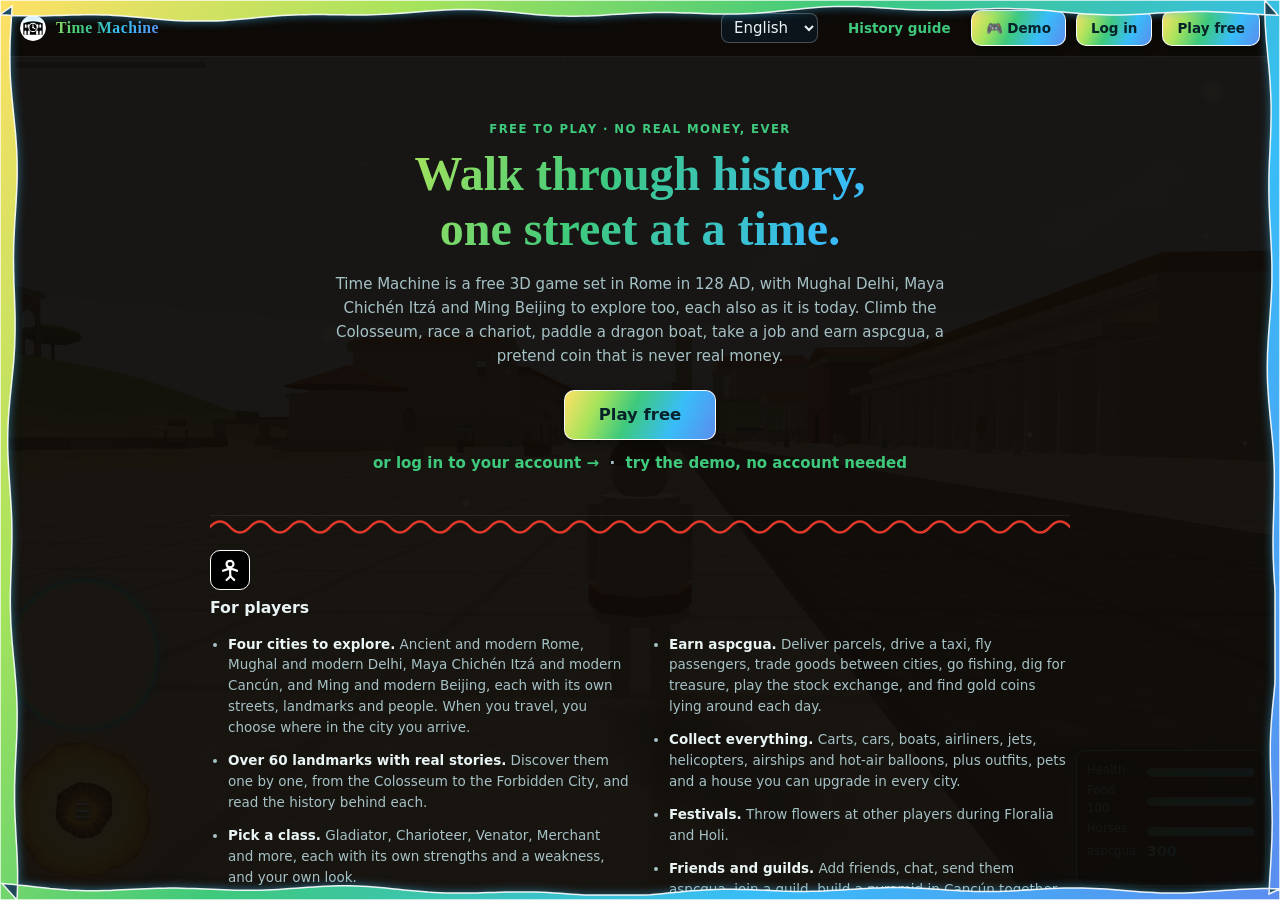
<file: index.html>
<!DOCTYPE html>
<html lang="en">
<head>
  <meta charset="utf-8">
  <meta name="viewport" content="width=device-width, initial-scale=1">
  <title>Time Machine: Walk 4 Cities in 3D</title>
  <meta name="description" content="A free 3D time-travel game in your browser. Walk Rome, Delhi, Cancún and Beijing as they were and as they are today, discover their sights, and play online with friends.">
  <link rel="canonical" href="https://ancientrome-gold.vercel.app/">
  <meta name="google-site-verification" content="4QVt_-b1-QZ1F0IUPuHFbXeLG3Q8jb-QdUPY4ZegawQ">
  <meta property="og:type" content="website">
  <meta property="og:site_name" content="Time Machine">
  <meta property="og:title" content="Time Machine: Walk 4 Cities in 3D">
  <meta property="og:description" content="A free 3D time-travel game in your browser. Walk Rome, Delhi, Cancún and Beijing as they were and as they are today, discover their sights, and play online with friends.">
  <meta property="og:url" content="https://ancientrome-gold.vercel.app/">
  <meta property="og:image" content="https://ancientrome-gold.vercel.app/og-image.png">
  <meta property="og:image:width" content="1200">
  <meta property="og:image:height" content="630">
  <meta property="og:image:alt" content="The Colosseum and the Colossus of the Sun in Ancient Rome, with the words Time Machine">
  <meta name="twitter:card" content="summary_large_image">
  <meta name="twitter:image" content="https://ancientrome-gold.vercel.app/og-image.png">
  <meta name="twitter:title" content="Time Machine: Walk 4 Cities in 3D">
  <meta name="twitter:description" content="A free 3D time-travel game in your browser. Walk Rome, Delhi, Cancún and Beijing as they were and as they are today, discover their sights, and play online with friends.">
  <script type="application/ld+json">{"@context":"https://schema.org","@type":"VideoGame","name":"Time Machine","url":"https://ancientrome-gold.vercel.app/","image":"https://ancientrome-gold.vercel.app/og-image.png","description":"A free 3D time-travel game in your browser. Walk Rome, Delhi, Cancún and Beijing as they were and as they are today, discover their sights, and play online with friends.","genre":["Adventure","Simulation","Educational"],"gamePlatform":"Web browser","applicationCategory":"Game","operatingSystem":"Any","inLanguage":["en","es","it","hi","zh"],"playMode":["SinglePlayer","MultiPlayer"],"offers":{"@type":"Offer","price":"0","priceCurrency":"USD"}}</script>
  <meta http-equiv="Content-Security-Policy" content="default-src 'none'; script-src 'self' https://cdnjs.cloudflare.com; style-src 'self' 'unsafe-inline'; img-src 'self' data: blob:; connect-src 'self' https://*.supabase.co http://localhost:54321 http://127.0.0.1:54321 ws://localhost:8765 ws://127.0.0.1:8765 http://localhost:8765 http://127.0.0.1:8765 wss://*.onrender.com wss://*.fly.dev wss://*.up.railway.app https://*.onrender.com https://*.fly.dev https://*.up.railway.app; manifest-src 'self'; object-src 'none'; base-uri 'none'; form-action 'none'">
  <meta name="referrer" content="no-referrer">
  <link rel="icon" type="image/svg+xml" href="favicon.svg?v=597">
  <link rel="icon" type="image/png" sizes="192x192" href="icon-192.png?v=597">
  <link rel="apple-touch-icon" href="apple-touch-icon.png?v=597">
  <link rel="manifest" href="manifest.webmanifest?v=597">
  <meta name="theme-color" content="#1c1610">
  <script src="options.js?v=597"></script>
  <script src="border.js?v=597"></script>
  <script src="arrange.js?v=597"></script>
  <link rel="stylesheet" href="walk.css?v=597">
</head>
<body>
  <canvas id="view"></canvas>

  <div id="fatal" hidden>
    <p id="fatal-generic"><strong>Something went wrong loading the game.</strong> Reload the page. If it keeps happening, hard-refresh with Ctrl+Shift+R (Cmd+Shift+R on Mac). <small id="fatal-why"></small></p>
    <div id="fatal-webgl" hidden>
      <p><strong>Your browser could not start the 3D graphics (WebGL).</strong> Try these, in this order:</p>
      <ol>
        <li>Close other tabs and windows that show 3D (other copies of this game), then press Reload.</li>
        <li>Turn on hardware acceleration: in Chrome or Edge open Settings, then System, and switch on "Use graphics acceleration when available". Restart the browser.</li>
        <li>Update your browser, or try Chrome, Edge or Firefox.</li>
        <li>On a school computer, ask your teacher or the school's IT person: some school settings switch 3D off.</li>
      </ol>
      <small id="fatal-why2"></small>
    </div>
    <button type="button" id="fatal-reload">Reload</button>
  </div>
  <script src="boot.js?v=597"></script>

  <div id="hud">
    <div class="top-left">
      <h1>Time Machine <small>Ancient Rome · c. 128 AD</small></h1>
      <div class="progress" aria-label="Landmarks discovered">
        <span>Discovered <b id="count">0 / 0</b></span>
        <div class="bar"><div id="bar-fill"></div></div>
      </div>
    </div>

    <div class="top-center"><span id="compass">N 0°</span><span id="clock"></span><span id="era-badge" class="ancient">Ancient Rome</span><span id="wx-badge"></span><span id="fest-badge"></span><button id="fest-act" type="button" hidden></button><span id="sleep-hint">Press <kbd>Z</kbd> to sleep until morning</span></div>
    <div id="nav" hidden>
      <div id="nav-arrow" aria-hidden="true">▲</div>
      <div class="txt"><strong id="nav-name"></strong><span id="nav-dist"></span><span id="nav-step"></span></div>
      <button id="nav-close" type="button" aria-label="Stop directions">×</button>
    </div>
    <button id="leave" type="button">✕ Leave <kbd>Esc</kbd></button>

    <div class="top-right">
      <canvas id="minimap" width="200" height="200" title="Click to open the full map"></canvas>
        <button id="btn-menu" type="button" aria-expanded="false" aria-label="Menu" title="Menu"><svg class="spark" viewBox="0 0 100 100" aria-hidden="true" focusable="false"><defs><radialGradient id="fbOuter" cx="50%" cy="50%" r="50%"><stop offset=".34" stop-color="#effffa"/><stop offset=".7" stop-color="#a8f0d8"/><stop offset=".87" stop-color="#38bdf8"/><stop offset=".96" stop-color="#3b82f0"/><stop offset="1" stop-color="#1d3f9c"/></radialGradient><radialGradient id="fbCore" cx="50%" cy="50%" r="50%"><stop offset="0" stop-color="#ffe066"/><stop offset=".25" stop-color="#7fd96a"/><stop offset=".45" stop-color="#3ec97c"/><stop offset=".62" stop-color="#0f5a52"/><stop offset="1" stop-color="#021a1c"/></radialGradient><filter id="fbRough" x="-25%" y="-25%" width="150%" height="150%"><feTurbulence type="fractalNoise" baseFrequency=".045" numOctaves="3" seed="7" result="n"><animate attributeName="baseFrequency" values=".045;.056;.045" dur="3.5s" repeatCount="indefinite"/></feTurbulence><feDisplacementMap in="SourceGraphic" in2="n" scale="9" xChannelSelector="R" yChannelSelector="G"/></filter><filter id="fbSoft"><feGaussianBlur stdDeviation=".6"/></filter></defs><g filter="url(#fbRough)"><circle cx="50" cy="50" r="45" fill="url(#fbOuter)"/><circle cx="50" cy="50" r="19" fill="url(#fbCore)"/></g><g stroke="#7fe3c4" stroke-width=".7" opacity=".55" filter="url(#fbSoft)"><line x1="56.0" y1="50.0" x2="69.0" y2="50.0"/><line x1="55.5" y1="52.4" x2="67.4" y2="57.7"/><line x1="54.6" y1="53.9" x2="64.6" y2="62.2"/><line x1="52.6" y1="55.4" x2="58.3" y2="67.1"/><line x1="51.0" y1="55.9" x2="53.3" y2="68.7"/><line x1="48.5" y1="55.8" x2="45.4" y2="68.4"/><line x1="47.0" y1="55.2" x2="40.5" y2="66.5"/><line x1="45.1" y1="53.5" x2="34.6" y2="61.2"/><line x1="44.4" y1="52.1" x2="32.1" y2="56.5"/><line x1="44.0" y1="49.6" x2="31.0" y2="48.7"/><line x1="44.4" y1="47.9" x2="32.1" y2="43.5"/><line x1="45.7" y1="45.8" x2="36.3" y2="36.8"/><line x1="47.0" y1="44.8" x2="40.5" y2="33.5"/><line x1="49.4" y1="44.0" x2="48.0" y2="31.1"/><line x1="51.0" y1="44.1" x2="53.3" y2="31.3"/><line x1="53.4" y1="45.0" x2="60.6" y2="34.3"/><line x1="54.6" y1="46.1" x2="64.6" y2="37.8"/><line x1="55.8" y1="48.3" x2="68.3" y2="44.8"/></g></svg><span class="mi">☰</span></button>
      <div class="buttons collapsed">
        <button id="btn-dirs" type="button">Directions <kbd>G</kbd></button>
        <div class="mgroup"><button type="button" class="mh" aria-expanded="false">Getting around</button>
<div class="mpop">
          <button id="btn-map" type="button">Map <kbd>M</kbd></button>
          <button id="btn-places" type="button">Places <kbd>P</kbd></button>
          <button id="btn-flyover" type="button" title="Rise above Ancient Rome and hover over it: a slow tour of the sights from the air, nothing to steer">🦅 Flyover of Rome</button>
          <button id="btn-tour" type="button" title="A guide walks you from sight to sight and tells you about each one">🧭 Tour guide</button>
          <button id="btn-hire" type="button" title="Hire a horse, a camel, a donkey or an elephant for 10 minutes at the hire stand">🐎 Hire a mount</button>
          <button id="btn-city" type="button">✈ Travel <kbd>B</kbd></button>
          <button id="btn-view" type="button">View <kbd>C</kbd></button>
          <button id="btn-era" type="button">Modern Rome <kbd>K</kbd></button>
          <button id="btn-time" type="button">Time <kbd>T</kbd></button>
        </div>
        </div>
        <div class="mgroup"><button type="button" class="mh" aria-expanded="false">Money and work</button>
<div class="mpop">
          <button id="btn-jobs" type="button">💼 Jobs</button>
          <button id="btn-business" type="button" title="Buy businesses and a museum that pay you every morning">🏢 Business</button>
          <button id="btn-exchange" type="button" title="Buy and sell shares in eight companies whose prices move all day">📈 Exchange</button>
          <button id="btn-seasons" type="button" title="Six specimens hide in each season of each city: find them all for a reward">🍂 Seasons</button>
          <button id="btn-mystery" type="button" title="A whodunit in each city: find three clues at famous places, then accuse the right suspect">🔎 Mystery</button>
          <button id="btn-story" type="button" title="The story of this city, told in five chapters">📖 Story</button>
          <button id="btn-tmap" type="button" title="Buy a treasure map (100 denarii) and dig for a chest">🗺 Treasure map</button>
          <button id="btn-fish" type="button" title="Your catch: cook it, eat it or sell it at a fishing spot">🎣 Fishing</button>
          <button id="btn-tax" type="button">💰 Tax</button>
          <button id="btn-quest" type="button" title="See your quest, or give it up">📜 Quest</button>
          <button id="btn-relics" type="button" title="The rare treasures you have traded for">💎 Treasure</button>
          <button id="btn-pmarket" type="button" title="Sell goods and things you own to other players, at a price or by auction">🏷️ Player market</button>
          <button id="btn-words" type="button" title="The Latin words you have met in ancient Rome, with Latin names switched on">📖 Latin words</button>
          <button id="btn-caravan" type="button" title="Ancient cities: buy goods at the market and sail them to another city to sell them dearer">🐪 Caravan</button>
          <button id="btn-souv" type="button" title="The keepsakes you have found in each city: sixteen, one for sights you discover">🏺 Souvenirs</button>
          <button id="btn-gift" type="button">🎁 Daily gift</button>
        </div>
        </div>
        <div class="mgroup"><button type="button" class="mh" aria-expanded="false">Play and compete</button>
<div class="mpop">
          <button id="btn-work" type="button" title="Make things as a blacksmith, potter or weaver at the workshop stand and sell them">🔨 Workshop</button>
          <button id="btn-stable" type="button" title="Buy, train and breed racehorses for the Circus">🐴 Stable</button>
          <button id="btn-dig" type="button" title="Dig up buried finds at the dig sites of each city with a brush and a trowel">⛏ Archaeology dig</button>
          <button id="btn-album" type="button" title="Photograph each sight at the right time of day and fill your album">📸 Photo missions</button>
          <button id="btn-play" type="button" title="Play a trumpet, a sitar, a guzheng and twenty-two more instruments, or play a rhythm game">🎼 Play an instrument</button>
          <button id="btn-events" type="button" title="Timed street races, air races and metro trials with medals">🏁 Events</button>
          <button id="btn-nplace" type="button" title="A small place of its own with a plaza, a fountain and the Ner store, a shop you can walk into">🏠 Ner place (fake)</button>
          <button id="btn-nspace" type="button" title="A huge field of grass with things to fly round: drive and fly your cars and planes, or rent a NERCAR">🚀 Car and plane space</button>
          <button id="btn-chal-run" type="button" title="Pick a sight, race to it, and send your time to a friend to beat">🏁 Challenge a friend</button>
          <button id="btn-leaders" type="button" title="The richest players and the biggest collections">🏆 Leaderboard</button>
          <button id="btn-daily" type="button" title="Today's small goal, with a prize that grows for every day in a row">📜 Daily quest</button>
          <button id="btn-weekly" type="button" title="This week's theme, the scores and the prizes">🥇 Weekly cup</button>
          <button id="btn-hall" type="button" title="Tournament winners, weekly cup podiums and the best players in every game">🏛️ Hall of fame</button>
          <button id="btn-tourney" type="button" title="Sign up for a bracket tournament in xiangqi, kushti, kite fights, pok-ta-pok or dragon boats, or open one">🏟️ Tournaments</button>
          <button id="btn-dgames" type="button" hidden>🎮 Delhi games <kbd>N</kbd></button>
        </div>
        </div>
        <div class="mgroup"><button type="button" class="mh" aria-expanded="false">PvP</button>
<div class="mpop">
          <button id="btn-online" type="button" title="Duels, 2 v 2, arena brawls, team battles, chariot races and naval battles against real people">🌐 Play online</button>
          <button id="btn-chal" type="button" title="Pick someone who is online right now and challenge them to a ranked duel">🎯 Challenge someone</button>
          <button id="btn-watchm" type="button" title="Watch a live match between two real people (xiangqi, kushti, kite fights, pok-ta-pok, dragon boats)">👀 Watch a match</button>
          <button id="btn-shove" type="button">🤜 Shove <kbd>R</kbd></button>
        </div>
        </div>
        <div class="mgroup"><button type="button" class="mh" aria-expanded="false">People</button>
<div class="mpop">
          <button id="btn-chat" type="button">💬 Chat <kbd>Enter</kbd></button>
          <button id="btn-friends" type="button">👥 Friends</button>
          <button id="btn-bulletin" type="button" title="Read the notices pinned in this city, or pin one of your own">📌 Bulletin board</button>
          <button id="btn-caravans" type="button" title="The guild leader sends caravans of trade goods between the cities, paid from the treasury">🐪 Guild caravans</button>
          <button id="btn-news" type="button" title="The newspaper of this city: the headlines of the day and what happened in the world">📰 Town crier</button>
          <button id="btn-builds" type="button" title="Guilds pay for fountains, lighthouses and aqueducts that everyone can see">🏗 Guild builds</button>
          <button id="btn-guild" type="button" title="Found a guild or join one: a chat and a treasury shared with your friends">🛡 Guild</button>
          <button id="btn-emotes" type="button" title="Wave, dance, bow, cheer, clap, laugh or Ner">😀 Emotes</button>
          <button id="btn-photo" type="button" title="Hide the screen furniture and take a picture">📷 Photo</button>
          <button id="btn-report" type="button" title="Tell the admins about a player who is breaking the rules">🚩 Report a player</button>
        </div>
        </div>
        <div class="mgroup"><button type="button" class="mh" aria-expanded="false">Home and furniture</button>
<div class="mpop">
          <button id="btn-furn" type="button" title="Your furniture: pick a piece, then click on the floor where it goes">🛋️ Place furniture</button>
          <button id="btn-farrange" type="button" title="Drag the pieces in your house with the mouse to move them">✋ Arrange: drag pieces</button>
          <button id="btn-fbuy" type="button" title="Buy furniture with your denarii">🛒 Buy furniture</button>
          <button id="btn-fmove" type="button" title="Pick up the nearest piece and put it somewhere else">✋ Move nearest</button>
          <button id="btn-fturn" type="button" title="Turn the nearest piece a little">↻ Turn nearest</button>
          <button id="btn-fpick" type="button" title="Put the nearest piece back in your pack">🧺 Pick up nearest</button>
          <button id="btn-fstall" type="button" title="Put goods out at your own prices: your friends buy them when they visit">🏪 My stall</button>
          <button id="btn-fparty" type="button" title="Ask your online friends to a party at your house (50 denarii)">🎉 Throw a party</button>
          <button id="btn-fbook" type="button" title="Notes your friends left when they visited">📖 Guestbook</button>
          <button id="btn-fcontest" type="button" title="On feast days: cook the festival dish and enter it">🏆 Cooking contest</button>
          <button id="btn-fboard" type="button" title="Compare your cases solved, collections, dishes and friendships with your friends">🏆 Friends' scores</button>
        </div></div>
        <div class="mgroup"><button type="button" class="mh" aria-expanded="false">You</button>
<div class="mpop">
          <button id="btn-tut" type="button" title="A short guided start for new players">🎓 Tutorial</button>
          <button id="btn-ach" type="button" title="Badges you have earned, and titles to wear">🏅 Achievements</button>
          <button id="btn-profile" type="button" title="Your rating, results, cups and recent matches (with replays)">👤 Profile</button>
          <button id="btn-char" type="button">Character <kbd>Y</kbd></button>
          <button id="btn-account" type="button">Log in</button>
          <button id="btn-logout" type="button" hidden title="Save your game and log out">🚪 Log out</button>
          <button id="btn-suggest" type="button" title="Send us an idea, or ask for a car with your name on it (opens a page in a new tab)">💡 Suggest / name a car</button>
          <button id="btn-projects" type="button" title="Other things made by the maker of this game">🔗 Other projects</button>
          <button id="btn-admin" type="button" hidden title="Opens the admin page (admin.html) in a new tab">🛠 Admin</button>
          <button id="btn-admintools" type="button" hidden title="Restore an item or add denarii to your own game">🧰 Admin tools</button>
        </div>
        </div>
        <div class="mgroup"><button type="button" class="mh" aria-expanded="false">Settings</button>
<div class="mpop">
          <button id="btn-mute" type="button" title="Turn the sound effects, the music and the voice all off (press again to turn them back on)">🔇 Mute everything</button>
          <button id="btn-sound" type="button">Sound on <kbd>O</kbd></button>
          <button id="btn-music" type="button">Music on</button>
          <button id="btn-voice" type="button">Voice on <kbd>J</kbd></button>
          <button id="btn-gfx" type="button" title="Light graphics make the game run faster on a slow computer: no shadows, a smaller picture, fewer people. Pressing it reloads the page.">⚡ Light graphics: off</button>
          <button id="btn-chatpics" type="button">Chat pictures on</button>
          <button id="btn-pad" type="button" title="Play with a game controller (a Switch Pro Controller or Joy-Cons, an Xbox or PlayStation pad): connect it and press a button">🎮 Gamepad: on</button>
          <button id="btn-controller" type="button" title="Play with an Arduino joystick plugged in by USB (Chrome or Edge)">🎮 Controller</button>
          <button id="btn-stick" type="button" title="Tune how the joystick feels" hidden>🎮 Stick settings</button>
          <button id="btn-learn" type="button" title="Teach the game which key of your IR remote does what" hidden>🎮 Learn remote</button>
          <label class="lang-row">🌐 <select class="lang-select" aria-label="Language" title="Language"></select></label>
          <button id="btn-screenview" type="button" title="How much of the screen you see: Full, Explorer, Map, Status, Guide, Scenery or Real life (nothing but the menu)">👁 View: Full</button>
          <button id="btn-arrange" type="button" title="Move the boxes on the screen where you like, or hide the ones you do not need">🧩 Arrange the screen</button>
          <button id="btn-controls" type="button">Controls <kbd>H</kbd></button>
        </div>
        </div>
      </div>
    </div>

    <div id="help">
      <p><kbd>↑</kbd><kbd>←</kbd><kbd>↓</kbd><kbd>→</kbd> or <kbd>W</kbd><kbd>A</kbd><kbd>S</kbd><kbd>D</kbd> move · <kbd>Shift</kbd> run · <kbd>1</kbd>-<kbd>9</kbd> walking speed · drag mouse or <kbd>Q</kbd><kbd>E</kbd> to look around · <kbd>Space</kbd> jump · <kbd>C</kbd> camera view · <kbd>K</kbd> ancient/modern Rome · <kbd>H</kbd> hide this help</p>
    </div>

    <article id="card">
      <h2 id="card-name"></h2>
      <p class="sub" id="card-sub"></p>
      <p id="card-text"></p>
      <p class="fact"><b>Did you know?</b> <span id="card-fact"></span></p>
      <p class="modern-note" id="card-modern" hidden></p>
    </article>

    <div id="vitals" aria-label="Your condition">
      <div class="row"><span>Health</span><div class="bar"><div id="v-hp"></div></div></div>
      <div class="row"><span id="v-hunger-n">Hunger</span><div class="bar"><div id="v-hunger"></div></div></div>
      <div class="row"><span>Horses</span><div class="bar"><div id="v-horse"></div></div></div>
      <div class="row coins"><span>Denarii</span><b id="v-coins">300</b></div>
      <p id="v-tax"></p>
      <p id="v-disease"></p>
      <p id="v-char"></p>
      <p id="v-peers"></p>
      <p id="v-rest"></p>
    </div>
    <div id="toast" role="status"></div>
    <button id="prompt" type="button"></button>

    <div id="touch-controls" aria-hidden="true">
      <div id="tc-stick"><div id="tc-knob"></div></div>
      <div id="tc-walk-btns">
        <button id="tc-jump" type="button">Jump</button>
        <button id="tc-run" type="button">Run</button>
      </div>
    </div>
    <div id="center-msg"></div>
    <div id="countdown"></div>

    <div id="fight-hud">
      <div id="reticle" hidden></div>
      <div class="foe"><span id="foe-name"></span><div class="bar"><div id="foe-fill"></div></div></div>
      <div class="me">
        <div class="bars"><div class="bar hp"><div id="hp-fill"></div></div><div class="bar st"><div id="st-fill"></div></div></div>
        <div id="bow-hud" hidden><span id="ammo"></span><div class="bar"><div id="draw-fill"></div></div></div>
        <p id="fight-keys"><kbd>Space</kbd> or click to attack · hold <kbd>Shift</kbd> or right-click to block · <kbd>W</kbd><kbd>A</kbd><kbd>S</kbd><kbd>D</kbd> move · <kbd>Esc</kbd> leave</p>
      </div>
      <div class="tc-row tc-fight">
        <button id="tc-block" type="button">Block / Dodge</button>
        <button id="tc-attack" type="button">Attack / hold to draw</button>
      </div>
    </div>

    <div id="duel-hud">
      <strong id="act-title">The games</strong>
      <span id="act-step"></span>
      <div id="duel-bars">
        <div class="wb"><span id="da-name"></span><div class="bar"><div id="da-fill"></div></div></div>
        <div class="wb"><span id="db-name"></span><div class="bar"><div id="db-fill"></div></div></div>
      </div>
    </div>
    <p id="subtitle"></p>
    <p id="watch-keys"><kbd>C</kbd> camera · <kbd>N</kbd> next act · <kbd>1</kbd>-<kbd>5</kbd> pick an act · <kbd>W</kbd><kbd>A</kbd><kbd>S</kbd><kbd>D</kbd> walk the stands · <kbd>V</kbd> or <kbd>Esc</kbd> stop</p>

    <div id="naval-hud">
      <div class="stats">
        <strong id="nv-wave"></strong><span id="nv-enemies"></span>
        <span class="lbl">Hull</span><div class="bar"><div id="nv-hull"></div></div>
        <div class="cool"><span id="nv-port">Port <kbd>Q</kbd></span><span id="nv-star">Starboard <kbd>E</kbd></span></div>
      </div>
      <p class="keys"><kbd>W</kbd><kbd>S</kbd> sail · <kbd>A</kbd><kbd>D</kbd> steer · <kbd>Q</kbd> port cannons · <kbd>E</kbd> starboard cannons · <kbd>Space</kbd> or click fire all cannons at once · <kbd>Esc</kbd> leave</p>
      <div class="tc-row"><button id="tc-fire" type="button">Fire</button></div>
    </div>

    <div id="online-hud">
      <div class="od-top">
        <div class="od-p"><span id="od-me-name"></span><div class="bar"><div id="od-me-hp"></div></div></div>
        <div class="od-p foe"><span id="od-foe-name"></span><div class="bar"><div id="od-foe-hp"></div></div></div>
      </div>
      <div id="od-team"></div>
      <p id="od-note"></p>
      <div class="od-bottom">
        <div class="bar od-st"><div id="od-st"></div></div>
        <p class="od-keys"><kbd>Space</kbd> swing · hold <kbd>Shift</kbd> block · <kbd>W</kbd><kbd>A</kbd><kbd>S</kbd><kbd>D</kbd> move · <kbd>Esc</kbd> leave</p>
        <div class="tc-row"><button id="tc-oblock" type="button">Block</button><button id="tc-oattack" type="button">Swing</button></div>
      </div>
    </div>

    <div id="chat" class="quiet">
      <ol id="chat-log" aria-live="polite"></ol>
      <form id="chat-form" hidden autocomplete="off"><input id="chat-input" maxlength="140" placeholder="Say something. /w name message whispers. Esc closes." aria-label="Chat message"><button id="chat-pic" type="button" title="Send a picture (or paste one)" aria-label="Send a picture">📷</button><input id="chat-file" type="file" accept="image/*" hidden><button type="submit">Send</button></form>
    </div>

    <div id="dg-hud"><strong id="dg-title"></strong><span id="dg-info"></span><div class="bar" id="dg-bar-row"><div id="dg-bar"></div></div><p id="dg-keys"></p></div>

    <div id="drive-hud"><span id="drive-kmh">0</span> <small>km/h</small><small id="drive-alt"></small><p id="drive-keys"><kbd>W</kbd> gas · <kbd>S</kbd> brake · <kbd>A</kbd><kbd>D</kbd> steer · <kbd>Space</kbd> handbrake · <kbd>X</kbd> or <kbd>Esc</kbd> get out</p></div>

    <div id="race-hud">
      <div class="stats">
        <strong id="race-lap"></strong><span id="race-pos"></span><span id="race-speed"></span>
        <span id="race-pace"></span>
        <div class="bar" id="race-horse-bar" title="Horse stamina"><div id="race-horse"></div></div>
        <div class="bar" id="race-bar"><div id="race-stam"></div></div>
        <ol id="race-order"></ol>
      </div>
      <p class="keys" id="race-keys"><kbd>W</kbd> gas · <kbd>S</kbd> brake · <kbd>A</kbd><kbd>D</kbd> steer (<kbd>Shift</kbd> fine) · <kbd>Q</kbd><kbd>E</kbd> hop lane · <kbd>1</kbd>-<kbd>9</kbd> speed · <kbd>Space</kbd> whip · <kbd>X</kbd> cruise · <kbd>C</kbd> camera · <kbd>B</kbd> look back</p>
      <div class="tc-row tc-race">
        <button id="tc-hopL" type="button">◀ Lane</button>
        <button id="tc-whip" type="button">Whip</button>
        <button id="tc-cruise" type="button">Cruise</button>
        <button id="tc-hopR" type="button">Lane ▶</button>
      </div>
    </div>
  </div>

  <div id="flash"></div>

  <div id="sleep" aria-hidden="true"><p>Sleeping...</p></div>
  <div id="wanted" aria-live="polite"></div>
  <div id="jail-hud"><strong id="jail-time"></strong><button id="jail-bribe" type="button">Bribe the guard</button></div>
  <div id="sick" aria-hidden="true"></div>
  <div id="lightning" aria-hidden="true"></div>
  <div id="death" aria-hidden="true"><h2></h2><p></p></div>
  <div id="result" role="dialog" aria-live="polite">
    <div class="box">
      <h2 id="result-title"></h2>
      <p id="result-text"></p>
      <div id="result-buttons"></div>
    </div>
  </div>

  <aside id="places">
    <header><h2 id="places-title">Places</h2><button id="places-close" type="button" aria-label="Close">×</button></header>
    <div id="places-actions" hidden>
      <p>Pick a place below for walking directions. A route appears on the map, gold markers lead the way, and a card tells you when to turn.</p>
      <button id="dirs-nearest" type="button">Take me to the nearest place I haven't seen</button>
      <button id="dirs-home" type="button">🏠 Take me home (Your House)</button>
      <button id="dirs-tavern" type="button" title="The nearest tavern, chai stall, taco bar, noodle bar or tea house: sit, eat and play dice">🍺 Take me to the nearest tavern</button>
      <button id="dirs-stop" type="button" hidden>Stop directions</button>
    </div>
    <ul id="places-list"></ul>
  </aside>

<aside id="creator" role="dialog" aria-label="Create your character">
  <h2>Your character</h2>
  <label class="cr-field">Name <input id="cr-name" type="text" maxlength="16" autocomplete="off" autocapitalize="words" spellcheck="false" placeholder="e.g. Marcus"></label>
  <h3>Class</h3>
  <div id="cr-classes"></div>
  <h3>Look</h3>
  <div class="cr-row"><span>Skin</span><div id="cr-skin" class="swatches"></div></div>
  <div class="cr-row"><span>Hair</span><div id="cr-hair" class="swatches"></div></div>
  <div class="cr-row"><span>Toga</span><div id="cr-toga" class="swatches"></div></div>
  <div class="cr-row"><span>Sash</span><div id="cr-sash" class="swatches"></div></div>
  <p id="cr-note" class="cr-note">Turn the camera with the mouse or by dragging to look at yourself.</p>
    <div class="cr-actions"><button id="cr-ok" type="button">Begin</button><button id="cr-cancel" type="button">Cancel</button></div>
</aside>

  <div id="market" role="dialog" aria-label="Market">
    <div class="box">
      <header><h2 id="mk-title">The Market</h2><button id="market-close" type="button" aria-label="Close">×</button></header>
      <p id="mk-purse" class="mk-purse">Your purse: <b id="mk-coins">0</b> denarii. Win fights and races to earn more.</p>
      <div id="mk-house-box">
        <h3>Your house</h3>
        <div class="mk-card">
          <strong id="mk-house-name"></strong>
          <p id="mk-house-perk"></p>
          <p id="mk-house-next" class="mk-next"></p>
          <button id="mk-house-buy" type="button">Buy</button>
        </div>
      </div>
      <div id="mk-sections"></div>
    </div>
  </div>

  <div id="account" role="dialog" aria-label="Account">
    <div class="box">
      <header><h2>Your account</h2><button id="account-close" type="button" aria-label="Close">×</button></header>
      <p id="ac-gate" hidden>You need an account to play. Log in, or create one in a few seconds: your game is saved to it and follows you to any device.</p>
      <p id="ac-off">Accounts are not switched on yet. (The site owner connects them in config.js.)</p>
      <div id="ac-form">
        <p>Create an account to save your game online and carry it to any device.</p>
        <button id="ac-google" type="button" class="ac-google"><svg width="18" height="18" viewBox="0 0 48 48" aria-hidden="true"><path fill="#EA4335" d="M24 9.5c3.54 0 6.71 1.22 9.21 3.6l6.85-6.85C35.9 2.38 30.47 0 24 0 14.62 0 6.51 5.38 2.56 13.22l7.98 6.19C12.43 13.72 17.74 9.5 24 9.5z"/><path fill="#4285F4" d="M46.98 24.55c0-1.57-.15-3.09-.38-4.55H24v9.02h12.94c-.58 2.96-2.26 5.48-4.78 7.18l7.73 6c4.51-4.18 7.09-10.36 7.09-17.65z"/><path fill="#FBBC05" d="M10.53 28.59c-.48-1.45-.76-2.99-.76-4.59s.27-3.14.76-4.59l-7.98-6.19C.92 16.46 0 20.12 0 24c0 3.88.92 7.54 2.56 10.78l7.97-6.19z"/><path fill="#34A853" d="M24 48c6.48 0 11.93-2.13 15.89-5.81l-7.73-6c-2.15 1.45-4.92 2.3-8.16 2.3-6.26 0-11.57-4.22-13.47-9.91l-7.98 6.19C6.51 42.62 14.62 48 24 48z"/></svg> <span>Continue with Google</span></button>
        <p class="ac-or"><span>or use your email</span></p>
        <label>Email <input id="ac-email" type="email" autocomplete="email" maxlength="254"></label>
        <label>Password <span class="pw-wrap"><input id="ac-pass" type="password" autocomplete="current-password" maxlength="72" placeholder="at least 8 characters"><button type="button" class="pw-eye" aria-label="Show password" title="Show password">👁</button></span></label>
        <label class="ac-check"><input id="ac-age" type="checkbox"> <span>I am 13 or older and I agree to the <a href="terms.html" target="_blank" rel="noopener">Terms</a> and <a href="privacy.html" target="_blank" rel="noopener">Privacy Policy</a>.</span></label>
        <label class="ac-check"><input id="ac-remember" type="checkbox" checked> <span>Remember me on this device</span></label>
        <div class="ac-actions"><button id="ac-login" type="button">Log in</button><button id="ac-signup" type="button">Create account</button></div>
        <p class="ac-forgot"><button id="ac-forgot" type="button">Forgot your password?</button></p>
      </div>
      <div id="ac-reset" hidden>
        <p>Choose a new password for your account.</p>
        <label>New password <span class="pw-wrap"><input id="ac-newpass" type="password" autocomplete="new-password" maxlength="72" placeholder="at least 8 characters"><button type="button" class="pw-eye" aria-label="Show password" title="Show password">👁</button></span></label>
        <div class="ac-actions"><button id="ac-setpass" type="button">Set new password</button></div>
      </div>
      <div id="ac-in">
        <p>Logged in as <b id="ac-who"></b></p>
        <div class="ac-actions"><button id="ac-save" type="button">Save now</button><button id="ac-logout" type="button">Log out</button></div>
      </div>
      <p id="ac-msg" class="ac-msg"></p>
    </div>
  </div>


  <div id="admin" class="dpanel" role="dialog" aria-label="Admin">
    <div class="box wide">
      <header><h2>🛠 Admin</h2><button type="button" class="dclose" aria-label="Close">×</button></header>
      <p class="dnote">Only accounts listed in the database's <code>admins</code> table see this.</p>
      <nav class="ad-nav" aria-label="Admin sections">
        <button type="button" class="ad-back">&larr; Back to game</button>
        <span class="ad-group"><span class="ad-glabel">People</span>
          <button type="button" class="ad-tab on" data-tab="users">Users</button>
          <button type="button" class="ad-tab" data-tab="online">Online now <i id="ad-online-b" class="ad-badge"></i></button>
          <button type="button" class="ad-tab" data-tab="visitors">Visitors <i id="ad-visits-b" class="ad-badge"></i></button>
          <button type="button" class="ad-tab" data-tab="journey">User journey <i id="ad-journey-b" class="ad-badge"></i></button>
          <button type="button" class="ad-tab" data-tab="chat">Chat log <i id="ad-chat-b" class="ad-badge"></i></button>
          <button type="button" class="ad-tab" data-tab="events">Suspicious activity <i id="ad-events-b" class="ad-badge"></i></button>
        </span>
        <span class="ad-group"><span class="ad-glabel">Tools</span>
          <button type="button" class="ad-tab" data-tab="restore">Restore items</button>
          <button id="ad-refresh" type="button">&#8635; Refresh</button>
        </span>
      </nav>
      <section class="ad-pane" data-pane="users">
      <h3>Who has signed up</h3>
      <p id="ad-msg" class="dnote"></p>
      <div class="ad-scroll"><table id="ad-users" class="dtable"></table></div>
      </section>
      <section class="ad-pane" data-pane="online" hidden>
      <h3>Online right now <span id="ad-online-n" class="dnote"></span></h3>
      <div class="ad-scroll"><table id="ad-online" class="dtable"></table></div>
      </section>
      <section class="ad-pane" data-pane="events" hidden>
      <h3>Suspicious activity <span id="ad-events-n" class="dnote"></span></h3>
      <p class="dnote">Things the game server noticed (red: serious, amber: worth a look, plain: minor), newest first. The server keeps the latest 1,000.</p>
      <div class="ad-scroll"><table id="ad-events" class="dtable"></table></div>
      </section>
      <section class="ad-pane" data-pane="visitors" hidden>
      <h3>Everyone who came to the site <span id="ad-visits-n" class="dnote"></span></h3>
      <p class="dnote">Every browser that opened the game, newest first, with a made-up visitor id, the kind of device, the address with its last part hidden, the character name and the account if they logged in. The server keeps the latest 3,000 in memory: a restart empties the list.</p>
      <div class="ad-scroll"><table id="ad-visits" class="dtable"></table></div>
      </section>
      <section class="ad-pane" data-pane="chat" hidden>
      <h3>Chat log <span id="ad-chat-n" class="dnote"></span></h3>
      <p class="dnote">The last 300 public chat messages, newest first, with who sent them. Whispers and friend chats are never here. It is kept in the server's memory only, and a restart of the server empties it.</p>
      <div class="ad-scroll"><table id="ad-chat" class="dtable"></table></div>
      </section>
      <section class="ad-pane" data-pane="journey" hidden>
      <h3>User journey <span id="ad-journey-n" class="dnote"></span></h3>
      <p class="dnote">What each visitor did every time they came on: where they went, what they bought, which games they played. Pick a visitor to see each visit, oldest line first. It is a short list (no chat and nothing typed), kept in the server's memory only: the latest 8 visits of up to 800 visitors, and a restart of the server empties it.</p>
      <div class="ad-scroll"><table id="ad-jlist" class="dtable"></table></div>
      <div id="ad-jdetail"></div>
      </section>
      <section class="ad-pane" data-pane="restore" hidden>
      <h3>Restore something you lost</h3>
      <p class="dnote">For the owner of the game: give your own account back a vehicle, aircraft, pet or other item you had bought, or some denarii. It only changes this browser's game (it saves to your account like anything else).</p>
      <div class="dbtns"><select id="ad-item" aria-label="Item"></select><button id="ad-give" type="button">Give it to me</button></div>
      <div class="dbtns"><input id="ad-coins" type="number" min="1" max="100000" value="1000" aria-label="Denarii"><button id="ad-givecoins" type="button">Add denarii</button></div>
      </section>
    </div>
  </div>

  <div id="dgames" class="dpanel" role="dialog" aria-label="Games of Old Delhi">
    <div class="box">
      <header><h2>Games of Old Delhi</h2><button type="button" class="dclose" aria-label="Close">×</button></header>
      <ul id="dgames-list" class="dlist"></ul>
    </div>
  </div>

  <div id="shipyard" class="dpanel" role="dialog" aria-label="Shipyard">
    <div class="box wide">
      <header><h2>⚓ The shipyard</h2><button type="button" class="dclose" aria-label="Close">×</button></header>
      <p class="dnote small">Build your ship for the naumachia. Pick a type, click the circles along each side to put a cannon there (or take it off), choose the colours, then save it and sail.</p>
      <ul id="sy-list" class="dlist"></ul>
      <div class="sy-grid">
        <div class="sy-pic"><canvas id="sy-canvas" width="300" height="440" aria-label="Your ship from above"></canvas><div id="sy-aim" hidden><p id="sy-aim-title" class="dnote small"></p><div class="sy-aims"></div><button id="sy-aim-off" type="button">Take this cannon off</button></div>
<p id="sy-hint" class="dnote small">Click an empty circle to put a cannon there. Click a cannon to choose which way it points, or to take it off. At the limit, click an empty circle to move the nearest cannon to it.</p></div>
        <div class="sy-side">
          <label class="dnote">Name <input id="sy-name" type="text" maxlength="20"></label>
          <p class="dnote small">Type</p><div id="sy-types" class="dbtns"></div>
          <p id="sy-note" class="dnote small"></p>
          <p class="dnote small">Sail colour</p><div id="sy-sails" class="sy-sws"></div>
          <p class="dnote small">Hull colour</p><div id="sy-hulls" class="sy-sws"></div>
          <p id="sy-owned" class="dnote"></p>
          <p id="sy-stats" class="dnote small"></p>
        </div>
      </div>
      <div class="dbtns"><button id="sy-save" type="button">Save this ship</button><button id="sy-new" type="button">Save as a new ship</button><button id="sy-sail" type="button">⚓ Sail into battle</button></div>
    </div>
  </div>

  <div id="harborpick" class="dpanel" role="dialog" aria-label="Choose your ship">
    <div class="box">
      <header><h2>⚓ Which ship do you sail?</h2><button type="button" class="dclose" aria-label="Close">×</button></header>
      <p class="dnote small">Pick one of your saved ships. A bigger ship holds more cargo and is tougher against pirates, a small one is quicker. Build and save ships in the shipyard (press N in the arena).</p>
      <ul id="hp-list" class="dlist"></ul>
    </div>
  </div>

  <div id="getaway" class="dpanel" role="dialog" aria-label="Pick your getaway">
    <div class="box">
      <header><h2>🏃 Getaway!</h2><button type="button" class="dclose" aria-label="Close">×</button></header>
      <p id="gw-note" class="dnote"></p>
      <ul id="gw-list" class="dlist"></ul>
    </div>
  </div>
  <div id="heist-hud" aria-live="polite"></div>

  <div id="joblist" class="dpanel" role="dialog" aria-label="All jobs">
    <div class="box wide">
      <header><h2>💼 All the jobs</h2><button type="button" class="dclose" aria-label="Close">×</button></header>
      <p id="jl-info" class="dnote small"></p>
      <div id="jl-groups"></div>
    </div>
  </div>

  <div id="lantern" class="dpanel" role="dialog" aria-label="Make a lantern">
    <div class="box">
      <header><h2 id="ln-title">🪔 Make a lantern</h2><button type="button" class="dclose" aria-label="Close">×</button></header>
      <p class="dnote">Choose the colour of the paper, make a wish, and let it go. A sky lantern drifts up into the night; a diya is a little clay lamp you set down on the ground to burn all festival.</p>
      <div id="ln-colors" class="sy-sws"></div>
      <label class="dnote">Your wish <input id="ln-wish" type="text" maxlength="60" placeholder="a short wish (optional)"></label>
      <div class="dbtns"><button id="ln-release" type="button">✨ Release into the sky</button><button id="ln-diya" type="button">🪔 Place a diya here</button></div>
    </div>
  </div>

  <div id="friends" class="dpanel" role="dialog" aria-label="Friends">
    <div class="box">
      <header><h2>👥 Friends</h2><button type="button" class="dclose" aria-label="Close">×</button></header>
      <p id="fr-status" class="dnote"></p>
      <p id="fr-login" class="dnote" hidden>Friends, friend chats and your rank need an account. Press <b>Log in</b> in the menu, then come back.</p>
      <div id="fr-main">
        <p id="fr-rank" class="dnote small"></p>
        <section id="fr-invs" hidden><h3>Invitations to sail</h3><ul id="fr-invlist" class="fr-list"></ul></section>
        <section id="fr-reqs" hidden><h3>Friend requests</h3><ul id="fr-reqlist" class="fr-list"></ul></section>
        <section><h3>Your friends</h3><ul id="fr-list" class="fr-list"></ul></section>
        <section id="fr-chat" hidden>
          <h3 id="fr-chat-title"></h3>
          <div id="fr-log"></div>
          <form id="fr-form"><input id="fr-input" type="text" maxlength="140" placeholder="Type a message" autocomplete="off"><button type="submit">Send</button></form>
        </section>
        <section id="fr-invite" hidden>
          <h3>🎁 Invite a friend</h3>
          <p id="fr-invtext" class="dnote small"></p>
          <div class="fr-invrow"><input id="fr-invlink" type="text" readonly aria-label="Your invite link"><button id="fr-invcopy" type="button">Copy link</button><button id="fr-invshare" type="button" hidden>Share</button></div>
          <p id="fr-invstat" class="dnote small"></p>
        </section>
        <section>
          <h3>Add a friend</h3>
          <form id="fr-add"><input id="fr-name" type="text" maxlength="16" placeholder="Their name (they must be online)" autocomplete="off"><button type="submit">Send request</button></form>
          <ul id="fr-online" class="fr-list"></ul>
          <button id="fr-refresh" type="button">Who is online?</button>
        </section>
      </div>
    </div>
  </div>

  <div id="gift" class="dpanel" role="dialog" aria-label="Daily gift">
    <div class="box">
      <header><h2>🎁 Daily gift</h2><button type="button" class="dclose" aria-label="Close">×</button></header>
      <p id="gf-head" class="dnote"></p>
      <div id="gf-grid"></div>
      <div class="dbtns"><button id="gf-claim" type="button">🎁 Take today's gift</button></div>
      <p id="gf-next" class="dnote small"></p>
      <p class="dnote small">Come back every day to keep your streak going. The seventh day gives the best gift, and every week after that adds a little more. If you miss a day, the streak starts again.</p>
    </div>
  </div>

  <div id="travel" class="dpanel" role="dialog" aria-label="Travel">
    <div class="box">
      <header><h2>✈ Where do you want to go?</h2><button type="button" class="dclose" aria-label="Close">×</button></header>
      <div class="tv-list" id="tv-cities">
        <button type="button" data-city="rome"><span class="tv-icon">🏛</span><span><strong>Rome</strong><small>The Colosseum, the Forum, the Circus Maximus and the harbour. Ancient (c. 128 AD) or modern.</small></span></button>
        <button type="button" data-city="delhi"><span class="tv-icon">🕌</span><span><strong>Old Delhi</strong><small>Chandni Chowk, the Red Fort and the Jama Masjid. Mughal (c. 1650) or modern.</small></span></button>
        <button type="button" data-city="cancun"><span class="tv-icon">🌴</span><span><strong>Cancún and Chichén Itzá</strong><small>The Maya pyramid, the ball court, the cenotes, the coast and the reef. Maya (c. 1000 AD) or today.</small></span></button>
        <button type="button" data-city="beijing"><span class="tv-icon">🏯</span><span><strong>Beijing</strong><small>The Forbidden City, the Temple of Heaven, the Summer Palace and the Great Wall. Ming capital (c. 1420) or today.</small></span></button>
      </div>
      <div id="tv-places" hidden>
        <h3 id="tv-places-title"></h3>
        <div id="tv-places-list" class="tv-list"></div>
        <button id="tv-back" type="button">← Back to the cities</button>
      </div>
      <p class="dnote small">Or go <strong>by sea</strong>: 50 denarii and about half a minute, with surprises on the way (and a bonus the first time you arrive in each city). Between Beijing and Old Delhi there is the <strong>Silk Road</strong> by caravan: 40 denarii, with bandits and sandstorms.</p>
      <div id="tv-sea" class="tv-sea"></div>
      <p class="dnote small">You can only travel while you are walking about. Each city keeps its own house and its own weather.</p>
    </div>
  </div>

  <div id="jobboard" class="dpanel" role="dialog" aria-label="Job board">
    <div class="box">
      <header><h2 id="jb-title">📋 The job board</h2><button type="button" class="dclose" aria-label="Close">×</button></header>
      <p id="jb-info" class="dnote small"></p>
      <ul id="jb-list" class="dlist"></ul>
    </div>
  </div>
  <div id="courier-hud" aria-live="polite"></div>

  <div id="job" class="dpanel" role="dialog" aria-label="Work in the hypogeum">
    <div class="box">
      <header><h2 id="job-title">Work</h2><button type="button" class="dclose" aria-label="Close">×</button></header>
      <p id="job-text" class="dnote"></p>
      <div id="job-area"></div>
      <p id="job-info" class="dnote small"></p>
      <div class="dbtns" id="job-btns"></div>
    </div>
  </div>

  <div id="tax" class="dpanel" role="dialog" aria-label="Tax">
    <div class="box">
      <header><h2>💰 The tax collector</h2><button type="button" class="dclose" aria-label="Close">×</button></header>
      <p id="tax-text" class="dnote"></p>
      <p class="dnote">You owe: <b id="tax-amount"></b></p>
      <p id="tax-have" class="dnote small"></p>
      <div class="dbtns"><button id="tax-pay" type="button">Pay</button></div>
      <p class="dnote small">The tax is higher if you own a better house or are rich. Every 30 days. Miss it and people hate you: they shout at you, the Market charges 25% more, and after 15 days the collectors take your savings.</p>
    </div>
  </div>

  <div id="dg-pick" class="dpanel" role="dialog" aria-label="Choose your vehicle">
    <div class="box">
      <header><h2>Choose your vehicle</h2><button type="button" class="dclose" aria-label="Close">×</button></header>
      <p class="dnote">You and your three rivals all ride the same kind of vehicle.</p>
      <ul id="pick-list" class="dlist"></ul>
    </div>
  </div>

  <div id="dg-pachisi" class="dpanel" role="dialog" aria-label="Pachisi">
    <div class="box">
      <header><h2>Pachisi</h2><button type="button" class="dclose" aria-label="Close">×</button></header>
      <p id="pc-msg" class="dnote"></p>
      <canvas id="pc-board" width="340" height="340"></canvas>
      <div class="dbtns"><button id="pc-throw" type="button">Throw the cowries</button><button id="pc-new" type="button">New game</button></div>
      <p class="dnote small">You are the green pawns, your rival is red. Each cowrie that lands mouth up counts one; none up counts six, and six up gives you another throw. Land on a rival's pawn (away from the four marked castle squares) to send it home. Both pawns must go round the board and into the middle.</p>
    </div>
  </div>

  <div id="dg-bazaar" class="dpanel" role="dialog" aria-label="Bazaar trader">
    <div class="box">
      <header><h2>Bazaar trader</h2><button type="button" class="dclose" aria-label="Close">×</button></header>
      <p id="bz-head" class="dnote"></p>
      <table id="bz-table" class="dtable"></table>
      <div id="bz-travel" class="dbtns"></div>
      <div class="dbtns"><button id="bz-end" type="button">Sell everything and finish</button></div>
      <p class="dnote small">Each bazaar has its own prices, and they change every day. Each trade takes 15 minutes, and walking to another bazaar takes 2 hours and costs 2 denarii. The bazaars open at 6 am and close at 7 pm, and then you sleep and a new day begins (six days in all). The money you start with comes out of your purse and comes back, with your profit, when you finish.</p>
    </div>
  </div>

  <div id="online" role="dialog" aria-label="Play real people">
    <div class="box">
      <header><h2>Play real people</h2><button id="on-close" type="button" aria-label="Close">×</button></header>
      <p id="on-status"></p>
      <p id="on-rank" class="dnote"></p>
      <p class="dnote small">Every game against real people counts towards your rank: duels, races, naval battles and team battles. Win to climb. Practice bots never count, and you need an account to keep a rank.</p>
      <div class="on-games"><button id="on-duel" type="button">⚔ Duel a real person</button><button id="on-race" type="button">🏁 Race real people</button><button id="on-coop" type="button">🛡 Team up: beat 5 bots together</button><button id="on-naval" type="button">⚓ Naval battle: every ship for itself</button><button id="on-kushti" type="button" hidden>🤼 Kushti wrestling vs a person (Old Delhi)</button><button id="on-kites" type="button" hidden>🪁 Kite fight vs a person (Old Delhi)</button><button id="on-xiangqi" type="button" hidden>♟ Xiangqi: Chinese chess against a person (Beijing)</button><button id="on-wushu" type="button" hidden>🥋 Wushu duel: a bare-handed bout (Beijing)</button><button id="on-dragon" type="button" hidden>🐉 Dragon boat race on Kunming Lake (Beijing)</button><button id="on-ball" type="button" hidden>⚽ Pok-ta-pok ball game vs a person (Cancún)</button><button id="on-derby" type="button">🛞 Chariot derby: ram the others, last one running wins</button><button id="on-brawl" type="button">🥊 Arena brawl: up to 6, last one standing</button><button id="on-team2" type="button">🤝 2 v 2: you and a partner against two</button></div>
      <div id="on-shiprow"><label for="on-ship"><strong>⚓ Your ship for the naval battle</strong></label><select id="on-ship"></select><small>Pick one of your saved ships. Build and save ships in the shipyard (press N in the arena).</small></div>
      <label id="on-botrow" class="ac-check"><input id="on-bot" type="checkbox" checked> <span>If nobody is around, let bots fill in (a practice opponent or practice ships, or friendly teammates in the team battle)</span></label>
      <button id="on-cancel" type="button" hidden>Stop looking</button>
      <details id="on-board"><summary id="on-top-btn">🏆 Ranked leaderboard</summary><ol id="on-top"></ol></details>
          </div>
  </div>

  <div id="controls" role="dialog" aria-label="Controls">
    <div class="box">
      <header><h2>Controls</h2><button id="controls-close" type="button" aria-label="Close">×</button></header>
      <table>
        <tr><th>Move</th><td><kbd>↑</kbd><kbd>←</kbd><kbd>↓</kbd><kbd>→</kbd> or <kbd>W</kbd><kbd>A</kbd><kbd>S</kbd><kbd>D</kbd></td></tr>
        <tr><th>Time and sleep</th><td>A day lasts about 20 minutes. After dark, go to <strong>Your House</strong> (directions with <kbd>G</kbd>, it is near the road to the Colosseum), step inside and press <kbd>Z</kbd> to sleep until morning. Stay up and at 4 am you collapse in the street (the clock warns you from 10:30 pm). <kbd>T</kbd> skips ahead in the day, but it cannot skip the night: without sleep you stay up until 4 am and collapse</td></tr>
        <tr><th>Walking speed</th><td><kbd>1</kbd>-<kbd>9</kbd> (1 slow stroll, 4 normal, 9 sprint) · hold <kbd>Shift</kbd> to run</td></tr>
        <tr><th>Jump</th><td><kbd>Space</kbd></td></tr>
        <tr><th>Look around</th><td>Drag the mouse</td></tr>
        <tr><th>Camera</th><td><kbd>C</kbd> changes the camera view: close behind, far behind, side, front, bird's-eye, first person (<kbd>Shift</kbd>+<kbd>C</kbd> goes back). Scroll the mouse wheel to zoom in and out. You can see yourself in every view except first person</td></tr>
        <tr><th>Rides (cars, rickshaws, carts, elephants)</th><td>Cars and cycle rickshaws (modern cities) and bullock carts and elephants (ancient cities) are in the Market. Buy one, take it out, walk up and press <kbd>X</kbd> to get in. <kbd>W</kbd> gas, <kbd>S</kbd> brake/reverse, <kbd>A</kbd><kbd>D</kbd> steer, <kbd>Space</kbd> handbrake, <kbd>Esc</kbd> or <kbd>X</kbd> to get out</td></tr>
        <tr><th>Market</th><td>Walk to the market square (Rome: south of the Forum; Old Delhi: the open square before the Lahori Gate) and press <kbd>F</kbd> at a stall. The <b>food stall</b> sells hot dishes that heal you, the <b>clothier</b> things to wear, the <b>animals and rides</b> stall companions, cars, carts and elephants, the <b>builder</b> a better house and decorations, and the <b>healer</b> salves, fodder and training</td></tr>
        <tr><th>Character and class</th><td><kbd>Y</kbd> opens the character screen: pick a name, a class (Gladiator, Charioteer, Venator or Merchant, each with its own bonuses) and your look. You are asked once when you first enter Rome</td></tr>
        <tr><th>Games of Old Delhi</th><td><kbd>N</kbd> in Delhi opens the list: a race down Chandni Chowk (rickshaws or elephants; <kbd>1</kbd>-<kbd>9</kbd> speed levels, <kbd>X</kbd> cruise, <kbd>Space</kbd> boost), defending the Red Fort's gate with a cannon, kushti wrestling, kite fights, a chaat (food) run, pachisi and a bazaar trading game. <kbd>Esc</kbd> leaves a game.</td></tr>
        <tr><th>Travel (Rome / Delhi)</th><td><kbd>B</kbd> (or the Travel button) takes you between Rome and Old Delhi, Shah Jahan's walled city. <kbd>K</kbd> there switches between Mughal Delhi (c. 1650) and Modern Delhi. The fights, races and naval battles stay in Rome.</td></tr>
        <tr><th>Ancient / Modern Rome</th><td><kbd>K</kbd> switches the whole city between 128 AD and today: the Colosseum and Forum weather into ruins, the Circus Maximus becomes a park, apartment blocks and citizens turn modern, and the Colossus (long gone) disappears. Only works while walking, not mid-game</td></tr>
        <tr><th>Gamepad</th><td>Connect a controller (USB or Bluetooth: a Switch Pro Controller or Joy-Cons, an Xbox or PlayStation pad) and press a button on it. <b>Left stick</b> walks (and steers in a vehicle), <b>right stick</b> looks around, the <b>bottom button</b> jumps, swings or paddles (Space), the <b>right button</b> is F (interact), the <b>left button</b> gets in or out of a vehicle (X), the <b>top button</b> rests (Z), <b>L1</b> runs or blocks, <b>R1</b> shoves, <b>R2/L2</b> gas and brake, <b>D-pad up</b> the map, <b>down</b> this help, <b>Select</b> directions, <b>Start</b> closes things. In a menu the stick and D-pad move between buttons, the right button presses one and the bottom button closes it. (Xiangqi and a few other screens still need a mouse or a touch.)</td></tr>
        <tr><th>Touch (phone/tablet)</th><td>A joystick (bottom-left) moves, dragging anywhere else looks around. Jump/Run buttons appear while walking; fights, races and naval battles get their own on-screen buttons</td></tr>
        <tr><th>Turn</th><td><kbd>Q</kbd> left · <kbd>E</kbd> right</td></tr>
        <tr><th>Lock mouse</th><td>Double-click the view (press <kbd>Esc</kbd> to release)</td></tr>
        <tr><th>Map</th><td><kbd>M</kbd> or click the minimap. Click the map to teleport</td></tr>
        <tr><th>Fight (Colosseum)</th><td>Stand in the arena, press <kbd>F</kbd>. <kbd>Space</kbd> or click attacks, hold <kbd>Shift</kbd> or right-click blocks</td></tr>
        <tr><th>Animal hunt (Colosseum)</th><td>Stand in the arena, press <kbd>U</kbd>. Hunt a boar, a leopard, a bear and then a lion with a <strong>bow and arrows</strong>: hold <kbd>Space</kbd> or the mouse to draw, release to shoot (a longer draw is stronger and straighter), <kbd>Shift</kbd> to dodge roll, <kbd>W</kbd><kbd>A</kbd><kbd>S</kbd><kbd>D</kbd> to move</td></tr>
        <tr><th>Shove</th><td>Step up to a citizen and press <kbd>R</kbd> to shove them over (running into people knocks them over too). Careful: the guards notice, and knock over too many people and you face a trial by combat. Only in the streets (<kbd>R</kbd> starts the race on the Circus track)</td></tr>
        <tr><th>Lion (Colosseum)</th><td>Stand in the arena, press <kbd>L</kbd> to hunt a lion on its own with the bow (same controls as the animal hunt)</td></tr>
        <tr><th>Naval battle (Colosseum)</th><td>Stand in the arena, press <kbd>N</kbd>. The arena floods and you command a galley with cannons. <kbd>W</kbd><kbd>S</kbd> sail, <kbd>A</kbd><kbd>D</kbd> steer, <kbd>Q</kbd> or <kbd>E</kbd> fire a broadside, <kbd>Space</kbd> fires at the nearest enemy</td></tr>
        <tr><th>Race (Circus Maximus)</th><td>Stand on the track, press <kbd>R</kbd>. <kbd>W</kbd> gas, <kbd>S</kbd> brake, <kbd>A</kbd><kbd>D</kbd> steer (hold <kbd>Shift</kbd> for fine steering), <kbd>Q</kbd><kbd>E</kbd> hop a lane, <kbd>1</kbd>-<kbd>9</kbd> speed level (1 slowest, 9 gallop), <kbd>Space</kbd> whip, <kbd>X</kbd> cruise control, <kbd>C</kbd> camera, hold <kbd>B</kbd> to look back</td></tr>
        <tr><th>Watch</th><td>Press <kbd>V</kbd> in the Colosseum to watch the games: an animal hunt, three myth dramas (Orpheus, Icarus, Hercules) and gladiator matches. <kbd>N</kbd> skips to the next act, <kbd>1</kbd>-<kbd>5</kbd> picks one. In the Circus stands, <kbd>V</kbd> shows a chariot race. <kbd>C</kbd> switches camera</td></tr>
        <tr><th>Rest and heal</th><td>Press <kbd>Z</kbd> to sit and rest (move to stand up). You recover on your own while you are not in a game, but resting is about four times faster, and the horses only recover quickly at the Circus stables. Fights and naval battles need health 35 or more, and races need rested horses and a 20 denarii entry fee. Winning earns denarii; losing costs you</td></tr>
        <tr><th>Directions</th><td>Click the <strong>Directions</strong> button (or press <kbd>G</kbd>) and pick a place. A route appears on the minimap and map, gold markers lead the way on the ground, a light beam marks the destination, and a card at the top gives distance and turns. You can also click a pin on the <kbd>M</kbd> map</td></tr>
        <tr><th>Voice</th><td>A narrator reads captions aloud: the subtitles of the Colosseum shows, the history card of each landmark you reach, the result screens and turn-by-turn directions. Press <kbd>J</kbd> or the Voice button to turn it on or off. It uses your browser's built-in voice</td></tr>
        <tr><th>Sound</th><td>Press <kbd>O</kbd> or the Sound button to turn sound on or off. Places make sound you can hear from a distance, such as the crowds of the Colosseum and Circus, and it pans to the side they are on and is muffled when they are behind you</td></tr>
        <tr><th>Places list</th><td><kbd>P</kbd></td></tr>
        <tr><th>Time of day</th><td><kbd>T</kbd></td></tr>
        <tr><th>This screen</th><td><kbd>H</kbd></td></tr>
        <tr><th>Close any panel</th><td><kbd>Esc</kbd></td></tr>
      </table>
    </div>
  </div>

  <div id="bigmap">
    <header><h2><span id="map-title">Map of Rome</span> <small>click a pin for directions, or anywhere else to drop in</small></h2><button id="bigmap-close" type="button" aria-label="Close">×</button></header>
    <canvas id="bigmap-canvas"></canvas>
  </div>

  <div id="stick" class="dpanel" role="dialog" aria-label="Stick settings">
    <div class="box">
      <header><h2>🎮 Stick settings</h2><button type="button" class="dclose" aria-label="Close">×</button></header>
      <p class="dnote">Move the stick to see the dot move. The circle is the dead zone: inside it nothing happens.</p>
      <div id="stk-pad"><div id="stk-dead"></div><div id="stk-dot"></div></div>
      <label class="stk-row">Dead zone <input id="stk-dead-in" type="range" min="5" max="40" step="1"> <output id="stk-dead-out"></output></label>
      <label class="stk-row">Walking response <input id="stk-curve-in" type="range" min="50" max="250" step="5"> <output id="stk-curve-out"></output></label>
      <label class="stk-row">Turn speed <input id="stk-turn-in" type="range" min="40" max="200" step="5"> <output id="stk-turn-out"></output></label>
      <label class="stk-check"><input id="stk-analog" type="checkbox"> Walk faster the further I push the stick</label>
      <p class="dnote small">Walking response: low is quick (a small push already walks fast), high is gentle (you must push far for full speed).</p>
      <div class="dbtns"><button id="stk-reset" type="button">Reset to normal</button></div>
    </div>
  </div>

  <div id="emotes" class="dpanel" role="dialog" aria-label="Emotes">
    <div class="box">
      <header><h2>😀 Emotes</h2><button type="button" class="dclose" aria-label="Close">×</button></header>
      <p class="dnote">Your character does it for a few seconds, and the players near you see it. Moving stops it.</p>
      <div id="em-list" class="dbtns"></div>
    </div>
  </div>

  <div id="photo-flash" aria-hidden="true"></div>
  <div id="photo-bar" hidden><div id="photo-looks" role="group" aria-label="Look"><button type="button" data-look="none">Normal</button><button type="button" data-look="sepia">Sepia</button><button type="button" data-look="bw">B&amp;W</button><button type="button" data-look="vivid">Vivid</button><button type="button" data-look="card">Postcard</button></div><button id="photo-take" type="button">📷 Take photo</button><button id="photo-snap" type="button" title="Take a picture for a photo mission (nothing is saved as a file)">🎯 Mission shot</button><button id="photo-share" type="button" hidden>📤 Share</button><button id="photo-exit" type="button">Exit</button><span>Turn and zoom as usual · C changes the view · Enter takes a photo · Esc to exit</span><span id="photo-mission"></span></div>

  <div id="ventures" class="dpanel" role="dialog" aria-label="Business">
    <div class="box wide">
      <header><h2>🏢 Business</h2><button type="button" class="dclose" aria-label="Close">×</button></header>
      <p class="dnote">Buy a business and bots run it for you: it pays its profit every game morning. Hire more bots to earn more.</p>
      <ul id="bz-list" class="mk-items"></ul>
      <h3>Museum</h3>
      <div id="bz-museum"></div>
      <p id="bz-total" class="dnote small"></p>
    </div>
  </div>

  <div id="leaders" class="dpanel" role="dialog" aria-label="Leaderboard">
    <div class="box wide">
      <header><h2>🏆 Leaderboard</h2><button type="button" class="dclose" aria-label="Close">×</button></header>
      <div class="sw-cols">
        <div><h3>Richest</h3><ol id="lb-coins" class="lb-list"></ol><h3>Gained the most this week</h3><ol id="lb-gain" class="lb-list"></ol></div>
        <div><h3>Most treasures</h3><ol id="lb-relics" class="lb-list"></ol><h3>Most houses</h3><ol id="lb-houses" class="lb-list"></ol></div>
      </div>
      <label class="stk-check"><input id="lb-hide" type="checkbox"> Keep me off the leaderboards</label>
      <p class="dnote small">Players with an account. The numbers come from each player's own game, and the lists are kept in the server's memory only.</p>
    </div>
  </div>

  <div id="story" class="dpanel" role="dialog" aria-label="Story">
    <div class="box wide">
      <header><h2 id="st-title">📖 Story</h2><button type="button" class="dclose" aria-label="Close">×</button></header>
      <div id="st-text" class="st-text"></div>
      <button id="st-go" type="button"></button>
      <p id="st-done" class="dnote" hidden></p>
      <p class="dnote small">Each city has a story in five chapters. Walk to the place each chapter names (the button gives you walking directions) and the next part is told, and you are paid.</p>
    </div>
  </div>

  <div id="spec" class="dpanel" role="dialog" aria-label="Watch a match">
    <div class="box wide">
      <header><h2>👀 Watch a match</h2><button type="button" class="dclose" aria-label="Close">×</button></header>
      <div id="spec-body"></div>
      <p class="dnote small">Matches between real people you can sit down and watch: xiangqi, kushti, kite fights, pok-ta-pok and dragon boat races. While you watch, press 1 to 4 to cheer: everybody in the match sees it. The players see how many people are watching.</p>
    </div>
  </div>

  <div id="profile" class="dpanel" role="dialog" aria-label="Profile">
    <div class="box wide">
      <header><h2>👤 Profile</h2><button type="button" class="dclose" aria-label="Close">×</button></header>
      <div id="pf-body"></div>
    </div>
  </div>

  <div id="bulletin" class="dpanel" role="dialog" aria-label="Bulletin board">
    <div class="box wide">
      <header><h2 id="bb-title">📌 Bulletin board</h2><button type="button" class="dclose" aria-label="Close">×</button></header>
      <ul id="bb-list" class="bb-list"></ul>
      <form id="bb-form" class="gd-row" hidden><input id="bb-text" type="text" maxlength="120" placeholder="Pin a notice (120 letters)" autocomplete="off"><button type="submit">Pin it</button></form>
      <p id="bb-login" class="dnote" hidden>Log in to your account to pin a notice.</p>
      <p class="dnote small">Every city has its own board. A notice stays for a week, you can pin one every ten minutes, and you can take your own down. Be kind: notices are read by everyone.</p>
    </div>
  </div>

  <div id="weekly" class="dpanel" role="dialog" aria-label="Weekly cup">
    <div class="box wide">
      <header><h2>🥇 Weekly cup</h2><button type="button" class="dclose" aria-label="Close">×</button></header>
      <div id="wk-body"></div>
      <p class="dnote small">A new theme begins every Monday (UTC). You need an account to score. Games against practice bots do not count, and meeting the same people again and again stops counting after a few matches.</p>
    </div>
  </div>

  <div id="daily" class="dpanel" role="dialog" aria-label="Daily quest">
    <div class="box wide">
      <header><h2>📜 Daily quest</h2><button type="button" class="dclose" aria-label="Close">×</button></header>
      <div id="dq-body"></div>
    </div>
  </div>

  <div id="hall" class="dpanel" role="dialog" aria-label="Hall of fame">
    <div class="box wide">
      <header><h2>🏛️ Hall of fame</h2><button type="button" class="dclose" aria-label="Close">×</button></header>
      <div id="hf-body"></div>
    </div>
  </div>

  <div id="tourney" class="dpanel" role="dialog" aria-label="Tournaments">
    <div class="box wide">
      <header><h2>🏟️ Tournaments</h2><button type="button" class="dclose" aria-label="Close">×</button></header>
      <div id="tn-body"></div>
    </div>
  </div>

  <div id="fish" class="dpanel" role="dialog" aria-label="Fishing">
    <div class="box wide">
      <header><h2>🎣 Fishing</h2><button type="button" class="dclose" aria-label="Close">×</button></header>
      <p id="fish-head" class="dnote"></p>
      <ul id="fish-list" class="gd-list"></ul>
      <p class="dnote small">Fishing spots (a post with a sign by the water): the quay at Portus in Rome, the Yamuna bank in Delhi, and the beach and Cenote Azul in Cancún. Press F to cast, and F again when the float dips. Cook fish at the camp fire there to heal, or sell it (cooked sells for more).</p>
    </div>
  </div>

  <div id="ach" class="dpanel" role="dialog" aria-label="Achievements">
    <div class="box wide">
      <header><h2>🏅 Achievements</h2><button type="button" class="dclose" aria-label="Close">×</button></header>
      <p id="ach-count" class="dnote"></p>
      <ul id="ach-list" class="ach-list"></ul>
      <p class="dnote small">Badges are earned by playing, and some are worth money. A title shows in square brackets in the main chat (players with an account).</p>
    </div>
  </div>

  <div id="events" class="dpanel" role="dialog" aria-label="Race events">
    <div class="box wide">
      <header><h2>🏁 Race events</h2><button type="button" class="dclose" aria-label="Close">×</button></header>
      <p class="dnote">Press Start (on foot), get into a vehicle, then drive or fly through the six gates (the tall beams) as fast as you can. A medal pays the first time you win it. The fastest players of each course are shown (players with an account).</p>
      <div id="ev-list"></div>
      <p class="dnote small">Street race: any road vehicle. Air race: any aircraft, flying through each beam about 45 m up. Metro trial: drive the train yourself end to end (modern city with a metro). Getting out ends the run.</p>
    </div>
  </div>

  <div id="exchange" class="dpanel" role="dialog" aria-label="Exchange">
    <div class="box wide">
      <header><h2>📈 Exchange</h2><button type="button" class="dclose" aria-label="Close">×</button></header>
      <p id="ex-total" class="dnote"></p>
      <div id="ex-body"></div>
      <h3>News</h3>
      <ul id="ex-news" class="gd-list"></ul>
      <p class="dnote small">Prices are set by the game server and move every 20 seconds; each trade costs 1%. Shares are kept in your browser and with your account, so they are only as safe as the rest of your game. This is a game: the prices are not real.</p>
    </div>
  </div>

  <div id="challenge" class="dpanel" role="dialog" aria-label="Challenge someone">
    <div class="box">
      <header><h2>🎯 Challenge someone</h2><button type="button" class="dclose" aria-label="Close">×</button></header>
      <p id="ch-note" class="dnote">These people are online right now. Pick a game, then press Challenge next to a name: they get a box, and the game starts for both of you if they say yes. Games in the arena take you both to Rome for the match and bring you back.</p>
      <label for="ch-game"><strong>The game</strong></label>
      <select id="ch-game"><option value="duel">⚔ Ranked duel in the arena</option><option value="brawl">🥊 Arena brawl</option><option value="derby">🛞 Chariot derby</option><option value="kushti">🤼 Kushti wrestling</option><option value="kites">🪁 Kite fight</option><option value="ball">⚽ Pok-ta-pok ball game</option><option value="dragon">🐉 Dragon boat race</option><option value="wushu">🥋 Wushu duel</option><option value="xiangqi">♟ Xiangqi (Chinese chess)</option></select>
      <ul id="ch-list" class="gd-list"></ul>
      <button id="ch-refresh" type="button">Refresh</button>
    </div>
  </div>

  <div id="guild" class="dpanel" role="dialog" aria-label="Guild">
    <div class="box wide">
      <header><h2>🛡 Guild</h2><button type="button" class="dclose" aria-label="Close">×</button></header>
      <div id="gd-none">
        <button id="gd-back" type="button" hidden>← My guilds</button>
        <h3>Found a guild · 500 denarii</h3>
        <div class="gd-row"><input id="gd-name" type="text" maxlength="18" placeholder="Guild name" autocomplete="off"><input id="gd-tag" type="text" maxlength="4" placeholder="TAG" autocomplete="off"><button id="gd-make" type="button">Found</button></div>
        <h3>Or join one</h3>
        <ul id="gd-list" class="gd-list"></ul>
      </div>
      <div id="gd-has" hidden>
        <div id="gd-switch" class="gd-row" hidden></div>
        <h3 id="gd-title"></h3>
        <p id="gd-money" class="dnote"></p>
        <p id="gd-week" class="dnote"></p>
        <div id="gd-look" class="gd-row" hidden><button id="gd-colour" type="button">🎨 Banner colour</button><button id="gd-emblem" type="button">⚜ Emblem</button></div>
        <p id="gd-motd" class="gd-motd" hidden></p>
        <button id="gd-setmotd" type="button" hidden>Set the message of the day</button>
        <ul id="gd-members" class="gd-list"></ul>
        <p id="gd-chest-n" class="dnote"></p>
        <ul id="gd-chest" class="gd-list"></ul>
        <div class="gd-row"><select id="gd-gsel"></select><button id="gd-gput" type="button">Put in the chest (up to 5)</button></div>
        <ul id="gd-chat" class="gd-chat"></ul>
        <form id="gd-say-form" class="gd-row"><input id="gd-say" type="text" maxlength="120" placeholder="Say something to your guild" autocomplete="off"><button type="submit">Send</button></form>
        <div class="gd-row"><button id="gd-dep" type="button">Put denarii in the treasury</button><button id="gd-leave" type="button">Leave guild</button></div>
      </div>
      <p class="dnote small">Players with an account. The leader can pay members from the treasury (3,000 an hour at most) or send someone away. Guilds are saved by the game server, so they survive its restarts.</p>
    </div>
  </div>

  <div id="swap" class="dpanel" role="dialog" aria-label="Trade">
    <div class="box wide">
      <header><h2 id="sw-title">Trade</h2><button type="button" class="dclose" aria-label="Close">×</button></header>
      <div class="sw-cols">
        <div><h3>You offer</h3><ul id="sw-mine" class="sw-list"></ul><label class="stk-row sw-coins">Denarii <input id="sw-coins" type="number" min="0" max="100000" value="0"></label></div>
        <div><h3>They offer</h3><ul id="sw-theirs" class="sw-list"></ul></div>
      </div>
      <p id="sw-note" class="dnote small" hidden></p>
      <p id="sw-status" class="dnote"></p>
      <div class="dbtns"><button id="sw-lock" type="button">Lock in</button><button id="sw-cancel" type="button">Cancel the trade</button></div>
    </div>
  </div>

  <div id="quest" class="dpanel" role="dialog" aria-label="A citizen needs help">
    <div class="box">
      <header><h2>A citizen needs help</h2><button type="button" class="dclose" aria-label="Close">×</button></header>
      <p id="qs-text" class="dnote"></p>
      <p id="qs-pay" class="dnote small"></p>
      <div class="dbtns"><button id="qs-accept" type="button">Accept</button><button id="qs-no" type="button">Not now</button></div>
    </div>
  </div>

  <div id="quest-hud" hidden></div>
  <div id="event-hud" hidden></div>
  <div id="tmap-hud" hidden></div>

  <div id="relic" class="dpanel" role="dialog" aria-label="A sparkling citizen">
    <div class="box">
      <header><h2 id="rl-name">Treasure</h2><button type="button" class="dclose" aria-label="Close">×</button></header>
      <p id="rl-text" class="dnote"></p>
      <div class="dbtns"><button id="rl-buy" type="button">Trade</button><button id="rl-haggle" type="button">Haggle</button><button id="rl-no" type="button">Never mind</button></div>
      <p class="dnote small">Haggling works only once, and it may make them want more.</p>
    </div>
  </div>

  <div id="shopkeep" class="dpanel" role="dialog" aria-label="Shopkeeper">
    <div class="box">
      <header><h2 id="sk-title">Shop</h2><button type="button" class="dclose" aria-label="Close">×</button></header>
      <div id="sk-body"></div>
    </div>
  </div>

  <div id="pmarket" class="dpanel" role="dialog" aria-label="Player market">
    <div class="box wide">
      <header><h2>🏷️ Player market</h2><button type="button" class="dclose" aria-label="Close">×</button></header>
      <div id="pm-body"></div>
    </div>
  </div>

  <div id="seasons" class="dpanel" role="dialog" aria-label="Seasonal collections">
    <div class="box wide">
      <header><h2>🍂 Seasonal collections</h2><button type="button" class="dclose" aria-label="Close">×</button></header>
      <div id="se-body"></div>
    </div>
  </div>

  <div id="mystery" class="dpanel" role="dialog" aria-label="Mystery">
    <div class="box wide">
      <header><h2 id="my-title">🔎 Mystery</h2><button type="button" class="dclose" aria-label="Close">×</button></header>
      <div id="my-body"></div>
    </div>
  </div>

  <div id="citizen" class="dpanel" role="dialog" aria-label="A citizen">
    <div class="box">
      <header><h2>🗣️ A citizen</h2><button type="button" class="dclose" aria-label="Close">×</button></header>
      <div id="cz-body"></div>
    </div>
  </div>

  <div id="furnish" class="dpanel" role="dialog" aria-label="Furnish your house">
    <div class="box wide">
      <header><h2>🛋️ Furnish your house</h2><button type="button" class="dclose" aria-label="Close">×</button></header>
      <div id="fn-body"></div>
    </div>
  </div>

  <div id="words" class="dpanel" role="dialog" aria-label="Latin words">
    <div class="box wide">
      <header><h2>📖 Latin words</h2><button type="button" class="dclose" aria-label="Close">×</button></header>
      <div id="wd-body"></div>
    </div>
  </div>

  <div id="buildspanel" class="dpanel" role="dialog" aria-label="Guild builds">
    <div class="box wide">
      <header><h2>🏗 Guild builds</h2><button type="button" class="dclose" aria-label="Close">×</button></header>
      <div id="builds-body"></div>
    </div>
  </div>

  <div id="photopanel" class="dpanel" role="dialog" aria-label="Photo missions">
    <div class="box wide">
      <header><h2>📸 Photo missions</h2><button type="button" class="dclose" aria-label="Close">×</button></header>
      <div id="photo-body"></div>
    </div>
  </div>

  <div id="tourpanel" class="dpanel" role="dialog" aria-label="Tour guide">
    <div class="box wide">
      <header><h2>🧭 Tour guide</h2><button type="button" class="dclose" aria-label="Close">×</button></header>
      <div id="tour-body"></div>
    </div>
  </div>

  <div id="caravanpanel" class="dpanel" role="dialog" aria-label="Guild caravans">
    <div class="box wide">
      <header><h2>🐪 Guild caravans</h2><button type="button" class="dclose" aria-label="Close">×</button></header>
      <div id="caravan-body"></div>
    </div>
  </div>

  <div id="newspanel" class="dpanel" role="dialog" aria-label="Town crier">
    <div class="box wide">
      <header><h2>📰 Town crier</h2><button type="button" class="dclose" aria-label="Close">×</button></header>
      <div id="news-body"></div>
    </div>
  </div>

  <div id="workpanel" class="dpanel" role="dialog" aria-label="Workshop">
    <div class="box wide">
      <header><h2>🔨 Workshop</h2><button type="button" class="dclose" aria-label="Close">×</button></header>
      <div id="work-body"></div>
    </div>
  </div>

  <div id="stablepanel" class="dpanel" role="dialog" aria-label="Stable">
    <div class="box wide">
      <header><h2>🐴 Stable</h2><button type="button" class="dclose" aria-label="Close">×</button></header>
      <div id="stable-body"></div>
    </div>
  </div>

  <div id="digpanel" class="dpanel" role="dialog" aria-label="Archaeology dig">
    <div class="box wide">
      <header><h2>⛏ Archaeology dig</h2><button type="button" class="dclose" aria-label="Close">×</button></header>
      <div id="dig-body"></div>
    </div>
  </div>

  <div id="hirepanel" class="dpanel" role="dialog" aria-label="Mount hire">
    <div class="box">
      <header><h2>🐎 Mount hire</h2><button type="button" class="dclose" aria-label="Close">×</button></header>
      <div id="hire-body"></div>
    </div>
  </div>

  <div id="instruments" class="dpanel" role="dialog" aria-label="Instruments">
    <div class="box wide">
      <header><h2>🎼 Instruments</h2><button type="button" class="dclose" aria-label="Close">×</button></header>
      <div id="ins-body"></div>
    </div>
  </div>

  <div id="projects" class="dpanel" role="dialog" aria-label="Other projects">
    <div class="box">
      <header><h2>🔗 Other projects</h2><button type="button" class="dclose" aria-label="Close">×</button></header>
      <p class="dnote">More things made by the maker of this game. Each one opens in a new tab.</p>
      <ul class="proj-list">
        <li><a href="https://i-should-stand.vercel.app" target="_blank" rel="noopener noreferrer"><b>Standing Till the End</b><span>i-should-stand.vercel.app</span></a></li>
        <li><a href="https://cricket-flame.vercel.app" target="_blank" rel="noopener noreferrer"><b>Cricket 3D</b><span>cricket-flame.vercel.app</span></a></li>
        <li><a href="https://planetheplane.vercel.app" target="_blank" rel="noopener noreferrer"><b>Plane the Plane</b><span>planetheplane.vercel.app</span></a></li>
        <li><a href="https://papertrade.fyi" target="_blank" rel="noopener noreferrer"><b>PaperTrade</b><span>papertrade.fyi: free practice trading for teens, with a fictional currency</span></a></li>
      </ul>
    </div>
  </div>
  <div id="souv" class="dpanel" role="dialog" aria-label="Souvenirs">
    <div class="box wide">
      <header><h2>🏺 Souvenirs</h2><button type="button" class="dclose" aria-label="Close">×</button></header>
      <div id="sv-body"></div>
    </div>
  </div>

  <div id="relics" class="dpanel" role="dialog" aria-label="Treasure">
    <div class="box">
      <header><h2>💎 Treasure</h2><button type="button" class="dclose" aria-label="Close">×</button></header>
      <p class="dnote">Rare treasures are carried by a very few citizens, who <b>sparkle</b> above their heads. Walk up to one and press F to trade for it. You can keep it or sell it for its full value.</p>
      <p id="rb-count" class="dnote"></p>
      <ul id="rb-list" class="mk-items"></ul>
    </div>
  </div>

  <div id="estate" class="dpanel" role="dialog" aria-label="House">
    <div class="box">
      <header><h2 id="es-name">House</h2><button type="button" class="dclose" aria-label="Close">×</button></header>
      <p id="es-text" class="dnote"></p>
      <p id="es-level" class="dnote small"></p>
      <div class="dbtns"><button id="es-buy" type="button">Buy</button><button id="es-rent" type="button" hidden>Rent</button><button id="es-up" type="button" hidden>Upgrade</button><button id="es-sell" type="button" hidden>Sell</button></div>
      <p id="es-total" class="dnote small"></p>
    </div>
  </div>

  <div id="metro-hud" hidden></div>
  <div id="ride-hud" hidden></div>
  <div id="ctl-hud" hidden></div>

  <div id="chal-hud" hidden></div>
  <div id="ns-hud" hidden><button id="ns-rent" type="button">🚗 Rent a NERCAR</button><button id="ns-rentplane" type="button">✈️ Rent a plane</button><button id="ns-rentjet" type="button">🛩️ Rent a jet</button><button id="ns-rentheli" type="button">🚁 Rent a helicopter</button><button id="ns-rentballoon" type="button">🎈 Rent a balloon</button><button id="ns-own" type="button">🚗 Get out yours</button></div>
  <div id="chal-pick" class="dpanel" role="dialog" aria-label="Challenge a friend">
    <div class="box">
      <header><h2>🏁 Challenge a friend</h2><button type="button" class="dclose" aria-label="Close">×</button></header>
      <p class="dnote">Pick a sight. Your clock starts now, from where you stand. When you get there you can send your time to a friend to beat.</p>
      <p id="cp-empty" class="dnote" hidden>There is no other sight to race to here.</p>
      <ul id="cp-list" class="cp-list"></ul>
    </div>
  </div>
  <div id="chal-done" class="dpanel" role="dialog" aria-label="Challenge finished">
    <div class="box">
      <header><h2>🏁 <span>Finished!</span></h2><button type="button" class="dclose" aria-label="Close">×</button></header>
      <div id="cd-body"></div>
      <div class="dbtns"><button type="button" id="cd-copy">Copy challenge link</button> <button type="button" id="cd-share" hidden>Share</button> <button type="button" id="cd-again" hidden>Try again</button> <button type="button" id="cd-close">Keep playing</button></div>
    </div>
  </div>
  <div id="huntdone" class="dpanel" role="dialog" aria-label="Hunt finished">
    <div class="box">
      <header><h2>🏛️ <span>Finished!</span></h2><button type="button" class="dclose" aria-label="Close">×</button></header>
      <div id="hd-body"></div>
      <p class="dnote">Show this screen to your teacher.</p>
      <div class="dbtns"><button type="button" id="hd-print">Print</button> <button type="button" id="hd-close">Keep playing</button></div>
    </div>
  </div>

  <div id="demo-bar" hidden><span id="demo-text">Demo: your game is not saved to an account, and other players are off.</span> <button type="button" id="demo-login">Log in to save</button></div>

  <div id="intro">
    <nav class="in-nav">
      <span class="in-brand"><span class="in-logo" aria-hidden="true"></span>Time Machine</span>
      <span class="in-links">
        <select class="lang-select in-lang" aria-label="Language" title="Language"></select>
        <a href="guide/">History guide</a>
        <button type="button" class="in-btn ghost" data-demo data-guest>🎮 Demo</button>
        <button type="button" class="in-btn ghost" data-enter data-guest>Log in</button>
        <button type="button" class="in-btn" data-enter>Play free</button>
      </span>
    </nav>
    <main class="in-main">
      <section class="in-hero">
        <p class="eyebrow">Free to play · No real money, ever</p>
        <h1>Walk through history,<br>one street at a time.</h1>
        <p class="lead">Time Machine is a free 3D game set in Rome in 128 AD, with Mughal Delhi, Maya Chichén Itzá and Ming Beijing to explore too, each also as it is today. Climb the Colosseum, race a chariot, paddle a dragon boat, take a job and earn denarii, a pretend coin that is never real money.</p>
        <button id="start" type="button">Enter Rome</button>
        <p id="chal-intro" class="chal-intro" hidden></p>
        <p class="alt" data-guest><a href="#" data-enter>or log in to your account &rarr;</a> &nbsp;·&nbsp; <a href="#" data-demo>try the demo, no account needed</a></p>
      </section>

      <section class="in-players">
        <div class="in-icon"><svg viewBox="0 0 24 24" width="26" height="26" aria-hidden="true" fill="none" stroke="#fff" stroke-width="2" stroke-linecap="round" stroke-linejoin="round"><path d="M12 3.6c-2 0-3.3 1.4-3.2 3 .1 1.7 1.4 3 3.3 2.9 1.9-.1 3.2-1.4 3.1-3C15.100 5 13.900 3.500 12 3.600z"/><path d="M12.200 10.200c-.1 3.300 0 6 .1 7.500"/><path d="M5.600 12.800c2.100-.9 4.200-1.700 6.600-1.800 2.300 0 4.400.8 6.300 1.700"/><path d="M12.300 17.700c-1.100 1.200-2.200 2.400-3.500 3.600"/><path d="M12.300 17.700c1.200 1.100 2.400 2.300 3.600 3.600"/></svg></div>
        <h2>For players</h2>
        <ul>
          <li><b>Four cities to explore.</b> Ancient and modern Rome, Mughal and modern Delhi, Maya Chichén Itzá and modern Cancún, and Ming and modern Beijing, each with its own streets, landmarks and people. When you travel, you choose where in the city you arrive.</li>
          <li><b>Over 60 landmarks with real stories.</b> Discover them one by one, from the Colosseum to the Forbidden City, and read the history behind each.</li>
          <li><b>Pick a class.</b> Gladiator, Charioteer, Venator, Merchant and more, each with its own strengths and a weakness, and your own look.</li>
          <li><b>Fight and race.</b> Gladiator fights in the arena, chariot races in the Circus Maximus, dragon boats on Kunming Lake and naval battles with ships you design yourself.</li>
          <li><b>Play real people (PvP).</b> Duels, challenges to anyone online, 2 v 2 team fights, six-player arena brawls, chariot derbies, races and naval battles, plus kushti, kite fights, pok-ta-pok, dragon boat races, wushu duels and xiangqi in the cities they come from, with a rank that rises and falls as you win and lose.</li>
          <li><b>Earn denarii.</b> Deliver parcels, drive a taxi, fly passengers, trade goods between cities, go fishing, dig for treasure, play the stock exchange, and find gold coins lying around each day.</li>
          <li><b>Collect everything.</b> Carts, cars, boats, airliners, jets, helicopters, airships and hot-air balloons, plus outfits, pets and a house you can upgrade in every city.</li>
          <li><b>Festivals.</b> Throw flowers at other players during Floralia and Holi.</li>
          <li><b>Friends and guilds.</b> Add friends, chat, send them denarii, join a guild, build a pyramid in Cancún together, and see them flying past in the sky.</li>
          <li><b>Days, nights and weather.</b> Sunrise, storms and stars, and a bed to sleep in when it gets late.</li>
          <li><b>Saved to your account.</b> Pick up your game on any computer.</li>
        </ul>
      </section>

      <section class="in-do">
        <h3>What you can do</h3>
        <div class="in-grid">
          <div><div class="in-icon sm">🏛</div><h4>Explore and learn</h4><p>Stand beneath the Pantheon's dome, walk the Via Sacra and read the history behind every landmark. Switch between ancient and modern Rome, Delhi, Cancún and Beijing.</p></div>
          <div><div class="in-icon sm">⚔️</div><h4>Fight real people (PvP)</h4><p>Duel a real person, brawl in a six-player free-for-all, team up 2 v 2, ram rivals in a chariot derby, paddle a dragon boat, play xiangqi, race and fight naval battles, with a rank that rises and falls as you win and lose.</p></div>
          <div><div class="in-icon sm">🤝</div><h4>Play together</h4><p>See other players walking around, add friends, join a guild, chat, send gifts and team up against bots, or build a pyramid with your friends.</p></div>
        </div>
      </section>

      <p class="in-foot">Stylized, not to scale. Best on a desktop browser with a keyboard. · <a href="guide/">History guide, timeline &amp; quiz</a> · <a href="terms.html">Terms</a> · <a href="privacy.html">Privacy</a></p>
    </main>
  </div>

  <script src="vendor/three.min.js?v=597"></script>
  <script src="landmarks.js?v=597"></script>
  <script src="cancun-data.js?v=597"></script>
  <script src="beijing-data.js?v=597"></script>
  <script src="delhi-data.js?v=597"></script>
  <script src="config.js?v=597"></script>
  <script src="character.js?v=597"></script>
  <script src="physics.js?v=597"></script>
  <script src="vitals.js?v=597"></script>
  <script src="payroll.js?v=597"></script>
  <script src="narrator.js?v=597"></script>
  <script src="audio.js?v=597"></script>
  <script src="music.js?v=597"></script>
  <script src="world.js?v=597"></script>
  <script src="city.js?v=597"></script>
  <script src="weather.js?v=597"></script>
  <script src="modern.js?v=597"></script>
  <script src="delhi.js?v=597"></script>
  <script src="cancun.js?v=597"></script>
  <script src="beijing.js?v=597"></script>
  <script src="delhi-games.js?v=597"></script>
  <script src="doors.js?v=597"></script>
  <script src="interiors.js?v=597"></script>
  <script src="home.js?v=597"></script>
  <script src="spectators.js?v=597"></script>
  <script src="fight.js?v=597"></script>
  <script src="nav.js?v=597"></script>
  <script src="show.js?v=597"></script>
  <script src="shipyard.js?v=597"></script>
  <script src="naval.js?v=597"></script>
  <script src="theatre.js?v=597"></script>
  <script src="watch.js?v=597"></script>
  <script src="race.js?v=597"></script>
  <script src="account.js?v=597"></script>
  <script src="pvpgames.js?v=597"></script>
  <script src="localgames.js?v=597"></script>
  <script src="online.js?v=597"></script>
  <script src="journey.js?v=597"></script>
  <script src="subway.js?v=597"></script>
  <script src="ride.js?v=597"></script>
  <script src="chute.js?v=597"></script>
  <script src="flyover.js?v=597"></script>
  <script src="estate.js?v=597"></script>
  <script src="relics.js?v=597"></script>
  <script src="souvenirs.js?v=597"></script>
  <script src="shopkeep.js?v=597"></script>
  <script src="journal.js?v=597"></script>
  <script src="playermarket.js?v=597"></script>
  <script src="furnish.js?v=597"></script>
  <script src="lives.js?v=597"></script>
  <script src="mystery.js?v=597"></script>
  <script src="seasons.js?v=597"></script>
  <script src="nercarspace.js?v=597"></script>
  <script src="nerplace.js?v=597"></script>
  <script src="challenge.js?v=597"></script>
  <script src="perf.js?v=597"></script>
  <script src="instruments.js?v=597"></script>
  <script src="tourguide.js?v=597"></script>
  <script src="photomissions.js?v=597"></script>
  <script src="builds.js?v=597"></script>
  <script src="mounthire.js?v=597"></script>
  <script src="guildcaravans.js?v=597"></script>
  <script src="dig.js?v=597"></script>
  <script src="stable.js?v=597"></script>
  <script src="workshops.js?v=597"></script>
  <script src="newspaper.js?v=597"></script>
  <script src="quests.js?v=597"></script>
  <script src="swap.js?v=597"></script>
  <script src="leaders.js?v=597"></script>
  <script src="ventures.js?v=597"></script>
  <script src="emotes.js?v=597"></script>
  <script src="guilds.js?v=597"></script>
  <script src="exchange.js?v=597"></script>
  <script src="events.js?v=597"></script>
  <script src="voyage.js?v=597"></script>
  <script src="thieves.js?v=597"></script>
  <script src="achievements.js?v=597"></script>
  <script src="tutorial.js?v=597"></script>
  <script src="petperks.js?v=597"></script>
  <script src="fishing.js?v=597"></script>
  <script src="maps.js?v=597"></script>
  <script src="story.js?v=597"></script>
  <script src="weekly.js?v=597"></script>
  <script src="tournament.js?v=597"></script>
  <script src="hall.js?v=597"></script>
  <script src="daily.js?v=597"></script>
  <script src="latin.js?v=597"></script>
  <script src="i18n.js?v=597"></script>
  <script src="i18n-stories.js?v=597"></script>
  <script src="profile.js?v=597"></script>
  <script src="bulletin.js?v=597"></script>
  <script src="travelclip.js?v=597"></script>
  <script src="festhunt.js?v=597"></script>
  <script src="dialog.js?v=597"></script>
  <script src="controller.js?v=597"></script>
  <script src="gamepad.js?v=597"></script>
  <script src="chat.js?v=597"></script>
  <script src="social.js?v=597"></script>
  <script src="gifts.js?v=597"></script>
  <script src="tax.js?v=597"></script>
  <script src="pets.js?v=597"></script>
  <script src="cage.js?v=597"></script>
  <script src="treasure.js?v=597"></script>
  <script src="fares.js?v=597"></script>
  <script src="trade.js?v=597"></script>
  <script src="period.js?v=597"></script>
  <script src="periodbuildings.js?v=597"></script>
  <script src="aircraftgfx.js?v=597"></script>
  <script src="aircraft.js?v=597"></script>
  <script src="car.js?v=597"></script>
  <script src="market.js?v=597"></script>
  <script src="garage.js?v=597"></script>
  <script src="dresser.js?v=597"></script>
  <script src="festival.js?v=597"></script>
  <script src="harbour.js?v=597"></script>
  <script src="disease.js?v=597"></script>
  <script src="jail.js?v=597"></script>
  <script src="guards.js?v=597"></script>
  <script src="police.js?v=597"></script>
  <script src="weapons.js?v=597"></script>
  <script src="stalls.js?v=597"></script>
  <script src="robbery.js?v=597"></script>
  <script src="jobs.js?v=597"></script>
  <script src="game.js?v=597"></script>
  <script src="swreg.js?v=597"></script>
</body>
</html>
</file>
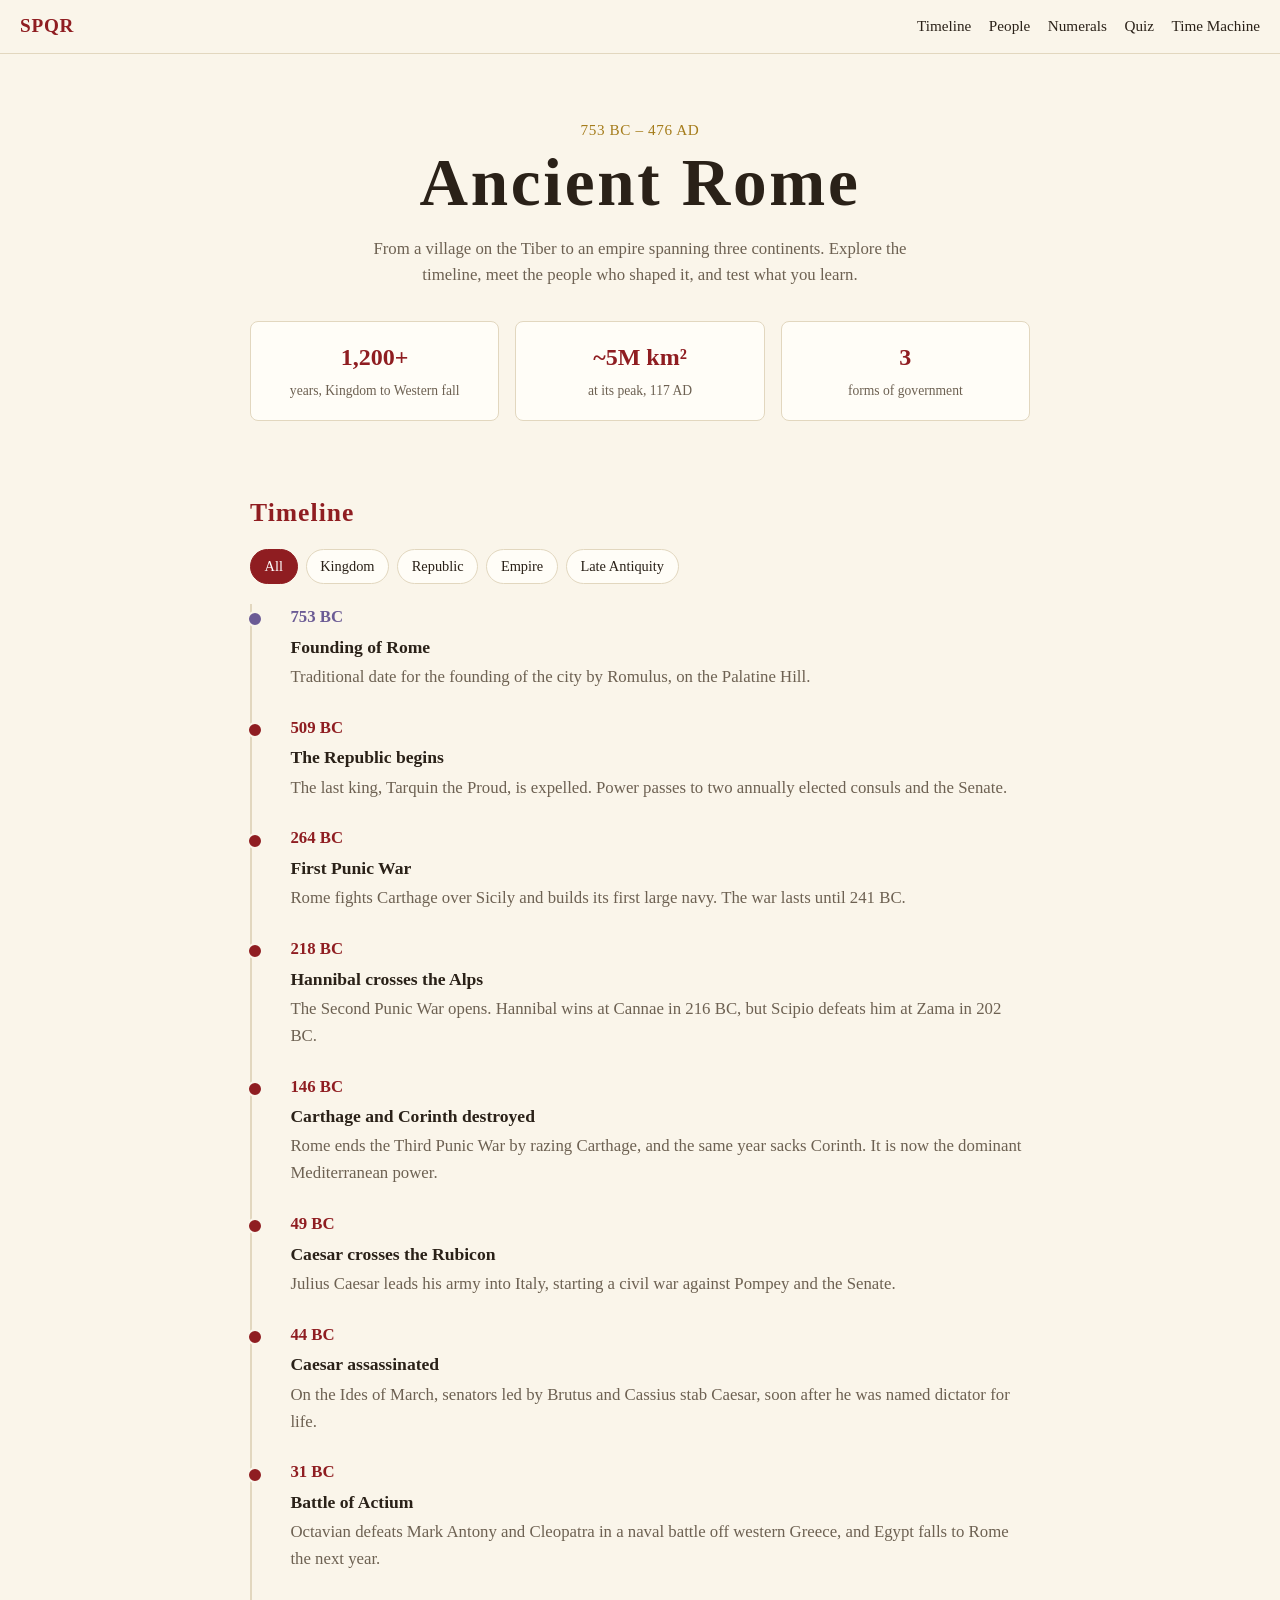
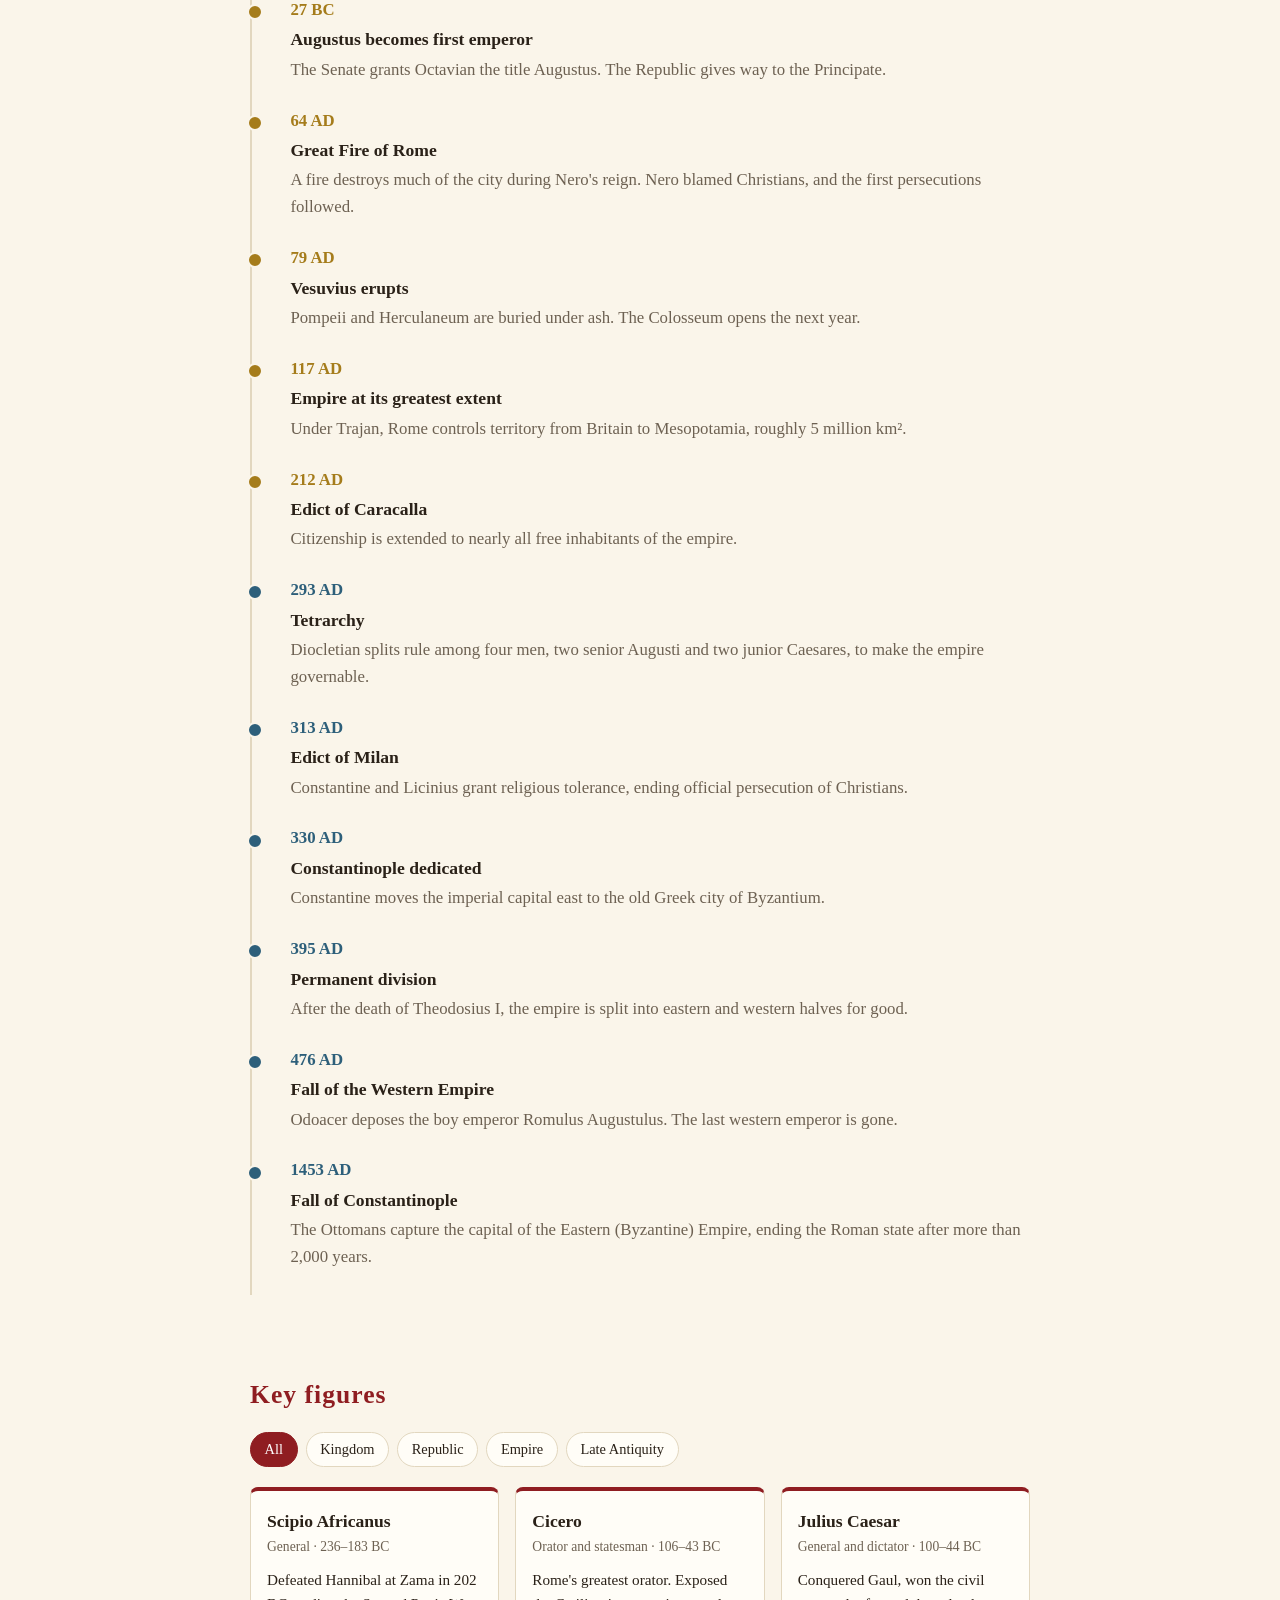
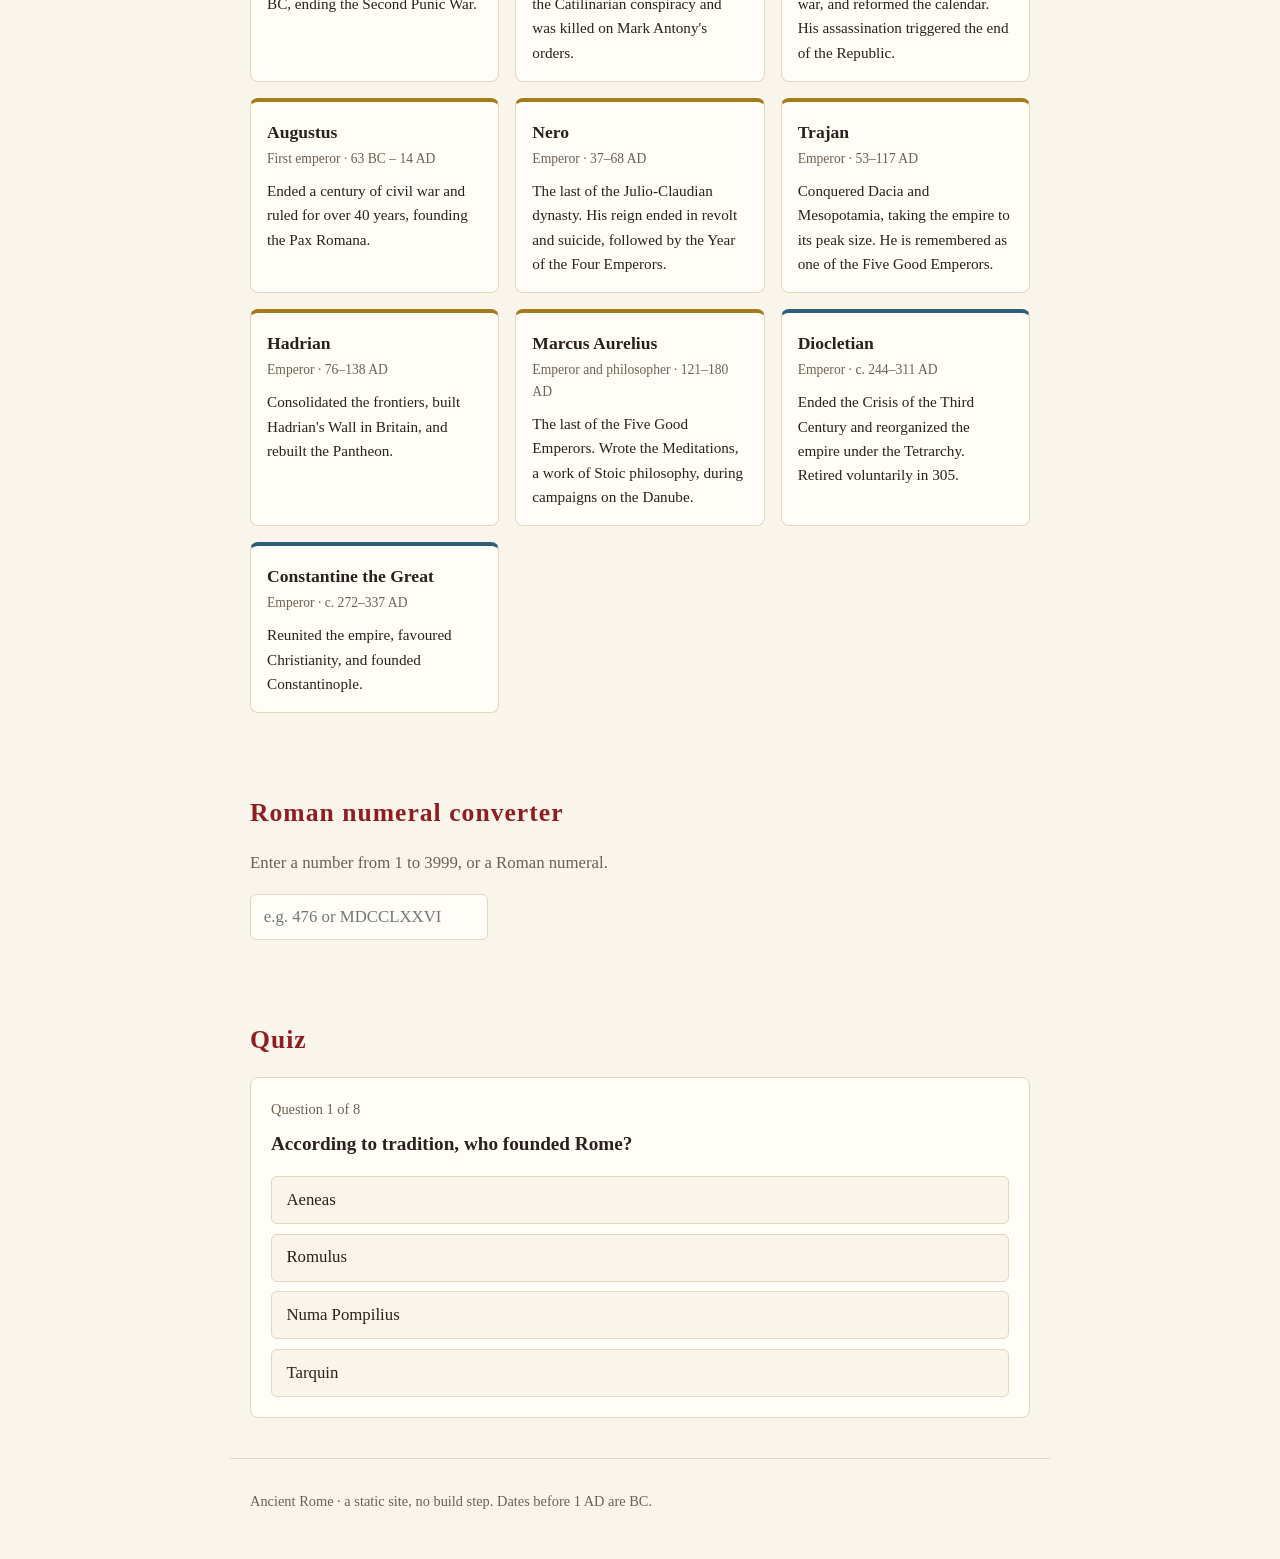
<file: guide/index.html>
<!DOCTYPE html>
<html lang="en">
<head>
  <meta charset="utf-8">
  <meta name="viewport" content="width=device-width, initial-scale=1">
  <title>Ancient Rome Guide: Timeline, Key Figures, Roman Numerals and Quiz</title>
  <meta name="description" content="An interactive guide to Ancient Rome: a timeline from the founding of the city to the fall of the empire, the people who shaped it, a Roman numeral converter and a quiz.">
  <link rel="canonical" href="https://ancientrome-gold.vercel.app/guide/">
  <meta property="og:type" content="article">
  <meta property="og:site_name" content="Time Machine">
  <meta property="og:title" content="Ancient Rome Guide: Timeline, Key Figures, Roman Numerals and Quiz">
  <meta property="og:description" content="A timeline of Ancient Rome, its key figures, a Roman numeral converter and a quiz.">
  <meta property="og:url" content="https://ancientrome-gold.vercel.app/guide/">
  <meta property="og:image" content="https://ancientrome-gold.vercel.app/og-image.png">
  <meta name="twitter:card" content="summary_large_image">
  <meta http-equiv="Content-Security-Policy" content="default-src 'none'; script-src 'self'; style-src 'self'; img-src 'self' data:; connect-src 'self'; object-src 'none'; base-uri 'none'; form-action 'none'">
  <meta name="referrer" content="no-referrer">
  <link rel="stylesheet" href="style.css">
</head>
<body>
  <header class="site-header">
    <a class="brand" href="#top">SPQR</a>
    <nav>
      <a href="#timeline">Timeline</a>
      <a href="#people">People</a>
      <a href="#numerals">Numerals</a>
      <a href="#quiz">Quiz</a>
      <a href="../">Time Machine</a>
    </nav>
  </header>

  <main id="top">
    <section class="hero">
      <p class="eyebrow">753 BC – 476 AD</p>
      <h1>Ancient Rome</h1>
      <p class="lead">From a village on the Tiber to an empire spanning three continents. Explore the timeline, meet the people who shaped it, and test what you learn.</p>
      <div class="stats">
        <div><strong>1,200+</strong><span>years, Kingdom to Western fall</span></div>
        <div><strong>~5M km²</strong><span>at its peak, 117 AD</span></div>
        <div><strong>3</strong><span>forms of government</span></div>
      </div>
    </section>

    <section id="timeline">
      <h2>Timeline</h2>
      <div class="filters" data-target="timeline" role="group" aria-label="Filter timeline by era"></div>
      <ol class="timeline" id="timeline-list"></ol>
    </section>

    <section id="people">
      <h2>Key figures</h2>
      <div class="filters" data-target="people" role="group" aria-label="Filter people by era"></div>
      <div class="cards" id="people-list"></div>
    </section>

    <section id="numerals">
      <h2>Roman numeral converter</h2>
      <p class="hint">Enter a number from 1 to 3999, or a Roman numeral.</p>
      <form id="numeral-form" autocomplete="off">
        <label for="numeral-input" class="sr-only">Number or Roman numeral</label>
        <input id="numeral-input" type="text" inputmode="text" placeholder="e.g. 476 or MDCCLXXVI">
        <output id="numeral-output" for="numeral-input" aria-live="polite"></output>
      </form>
    </section>

    <section id="quiz">
      <h2>Quiz</h2>
      <div id="quiz-box" class="quiz"></div>
    </section>
  </main>

  <footer>
    <p>Ancient Rome · a static site, no build step. Dates before 1 AD are BC.</p>
  </footer>

  <script src="data.js"></script>
  <script src="script.js"></script>
</body>
</html>
</file>
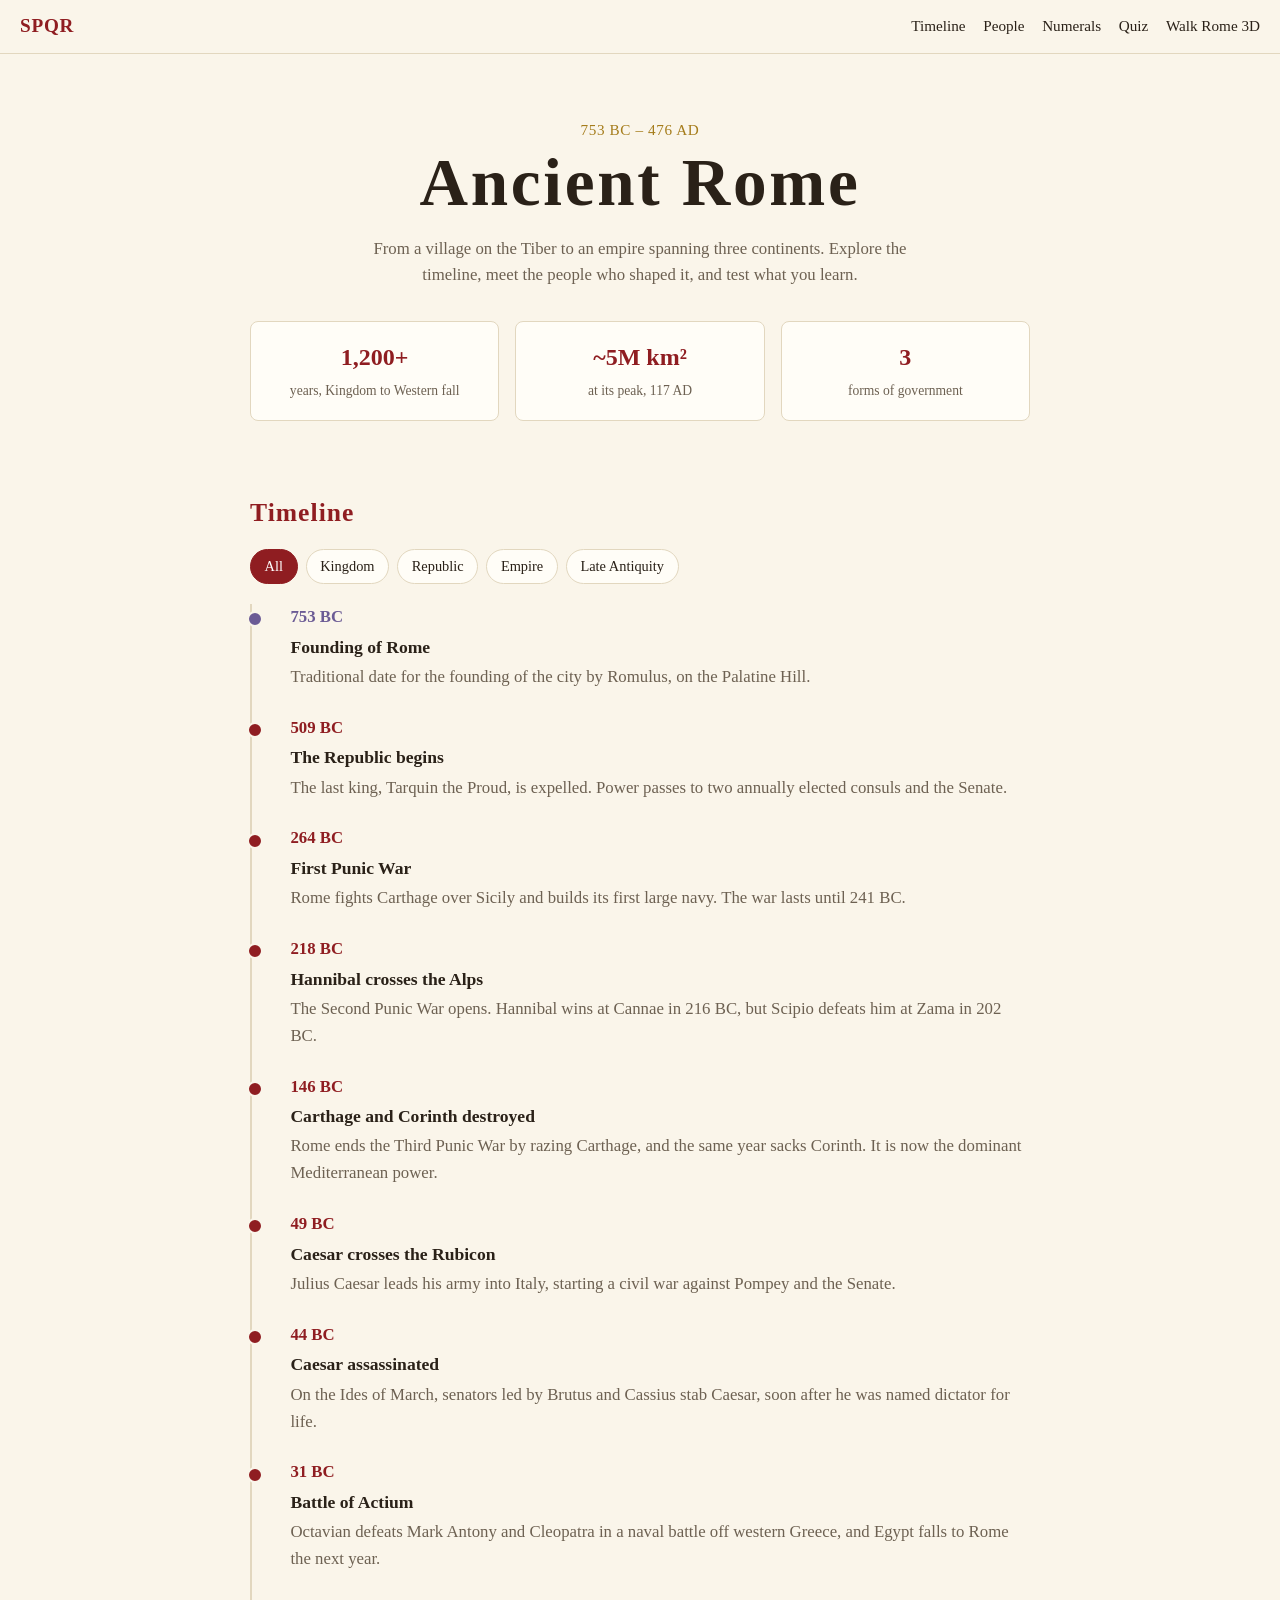
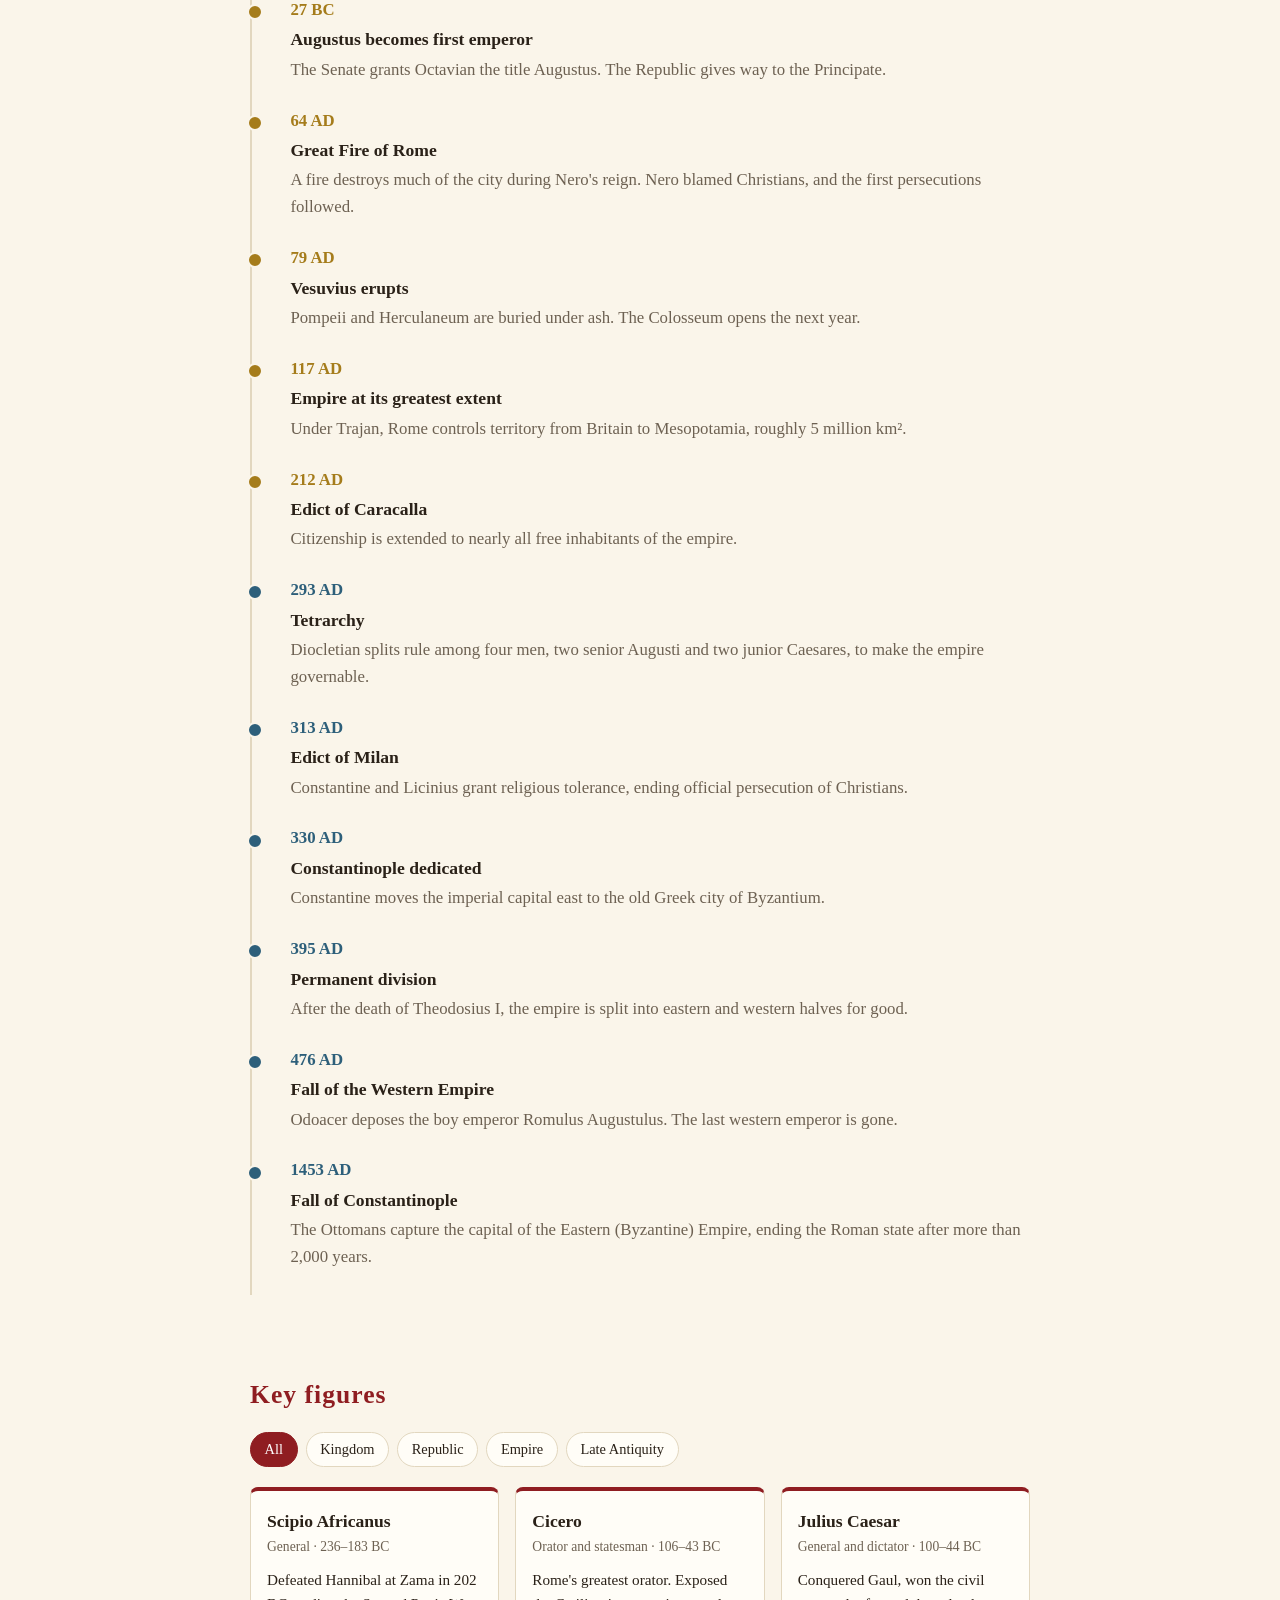
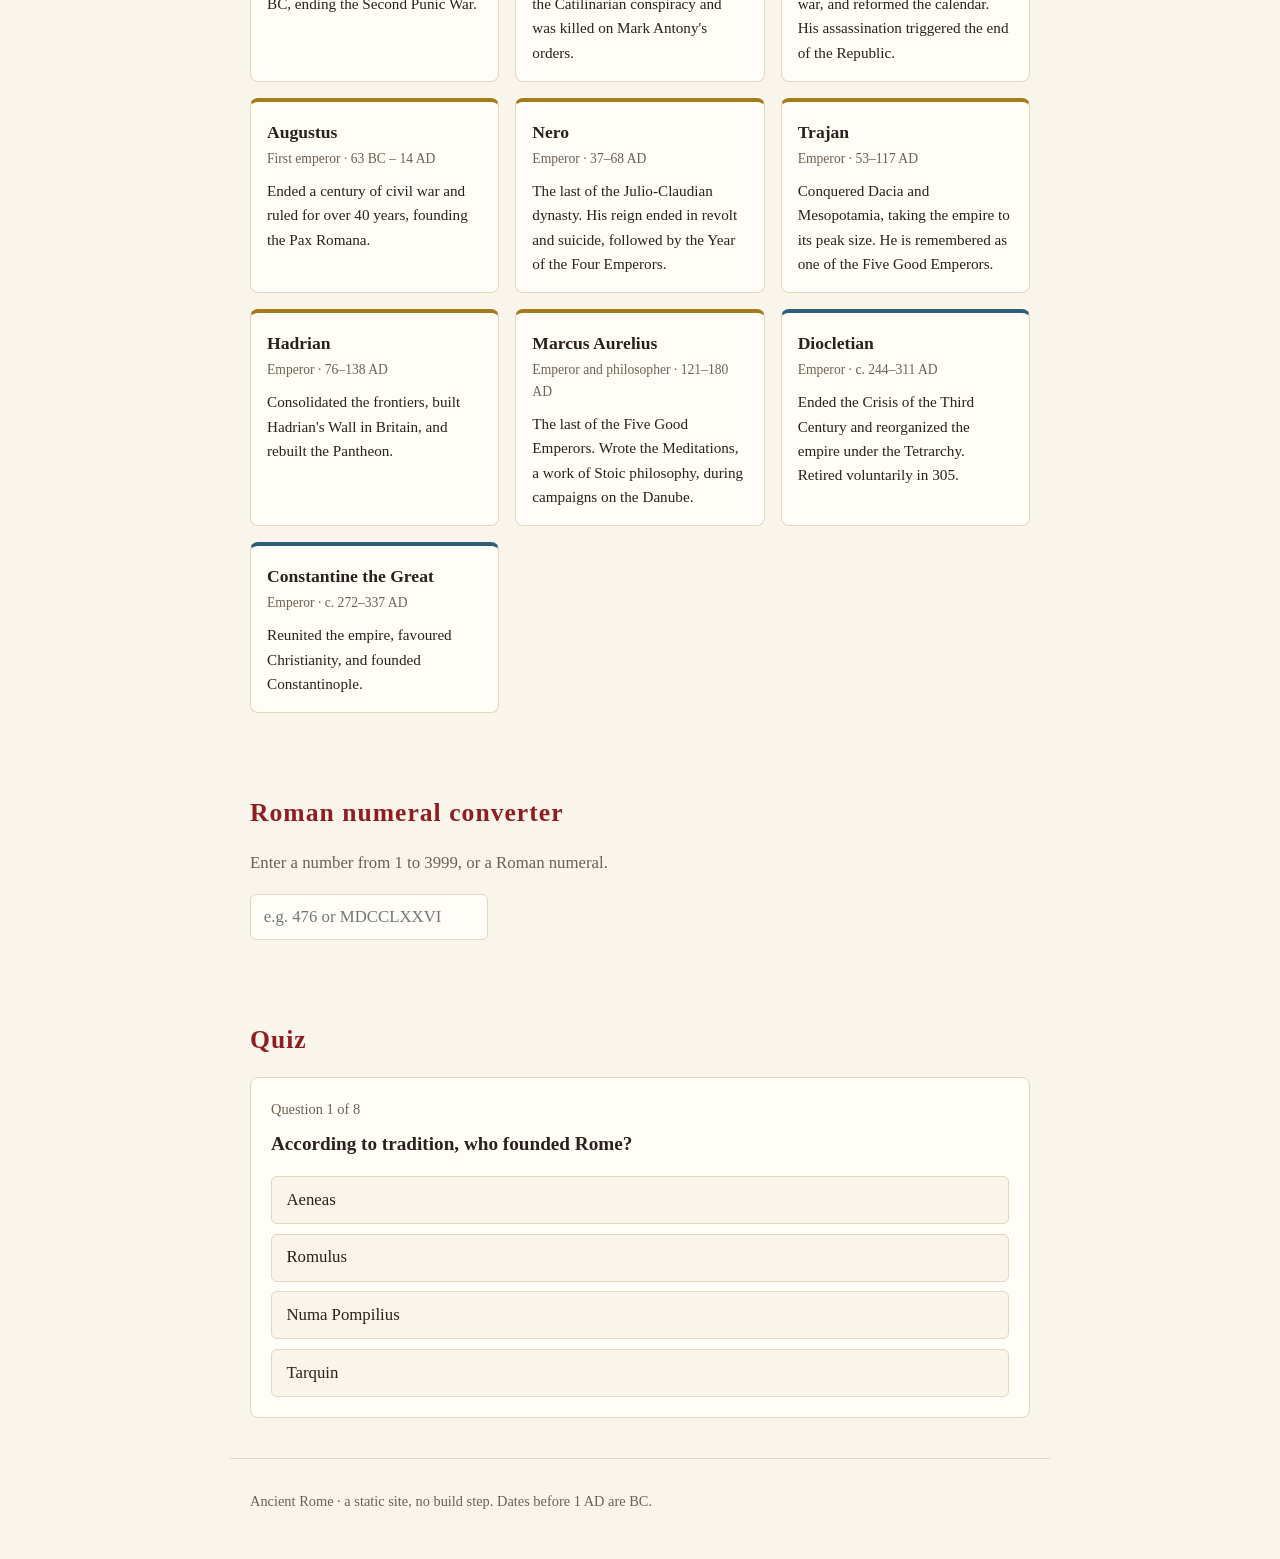
<file: ancientrome/guide/index.html>
<!DOCTYPE html>
<html lang="en">
<head>
  <meta charset="utf-8">
  <meta name="viewport" content="width=device-width, initial-scale=1">
  <title>Ancient Rome</title>
  <meta name="description" content="An interactive guide to Ancient Rome: timeline, key figures, a Roman numeral converter and a quiz.">
  <link rel="stylesheet" href="style.css">
</head>
<body>
  <header class="site-header">
    <a class="brand" href="#top">SPQR</a>
    <nav>
      <a href="#timeline">Timeline</a>
      <a href="#people">People</a>
      <a href="#numerals">Numerals</a>
      <a href="#quiz">Quiz</a>
      <a href="../">Walk Rome 3D</a>
    </nav>
  </header>

  <main id="top">
    <section class="hero">
      <p class="eyebrow">753 BC – 476 AD</p>
      <h1>Ancient Rome</h1>
      <p class="lead">From a village on the Tiber to an empire spanning three continents. Explore the timeline, meet the people who shaped it, and test what you learn.</p>
      <div class="stats">
        <div><strong>1,200+</strong><span>years, Kingdom to Western fall</span></div>
        <div><strong>~5M km²</strong><span>at its peak, 117 AD</span></div>
        <div><strong>3</strong><span>forms of government</span></div>
      </div>
    </section>

    <section id="timeline">
      <h2>Timeline</h2>
      <div class="filters" data-target="timeline" role="group" aria-label="Filter timeline by era"></div>
      <ol class="timeline" id="timeline-list"></ol>
    </section>

    <section id="people">
      <h2>Key figures</h2>
      <div class="filters" data-target="people" role="group" aria-label="Filter people by era"></div>
      <div class="cards" id="people-list"></div>
    </section>

    <section id="numerals">
      <h2>Roman numeral converter</h2>
      <p class="hint">Enter a number from 1 to 3999, or a Roman numeral.</p>
      <form id="numeral-form" autocomplete="off">
        <label for="numeral-input" class="sr-only">Number or Roman numeral</label>
        <input id="numeral-input" type="text" inputmode="text" placeholder="e.g. 476 or MDCCLXXVI">
        <output id="numeral-output" for="numeral-input" aria-live="polite"></output>
      </form>
    </section>

    <section id="quiz">
      <h2>Quiz</h2>
      <div id="quiz-box" class="quiz"></div>
    </section>
  </main>

  <footer>
    <p>Ancient Rome · a static site, no build step. Dates before 1 AD are BC.</p>
  </footer>

  <script src="data.js"></script>
  <script src="script.js"></script>
</body>
</html>
</file>
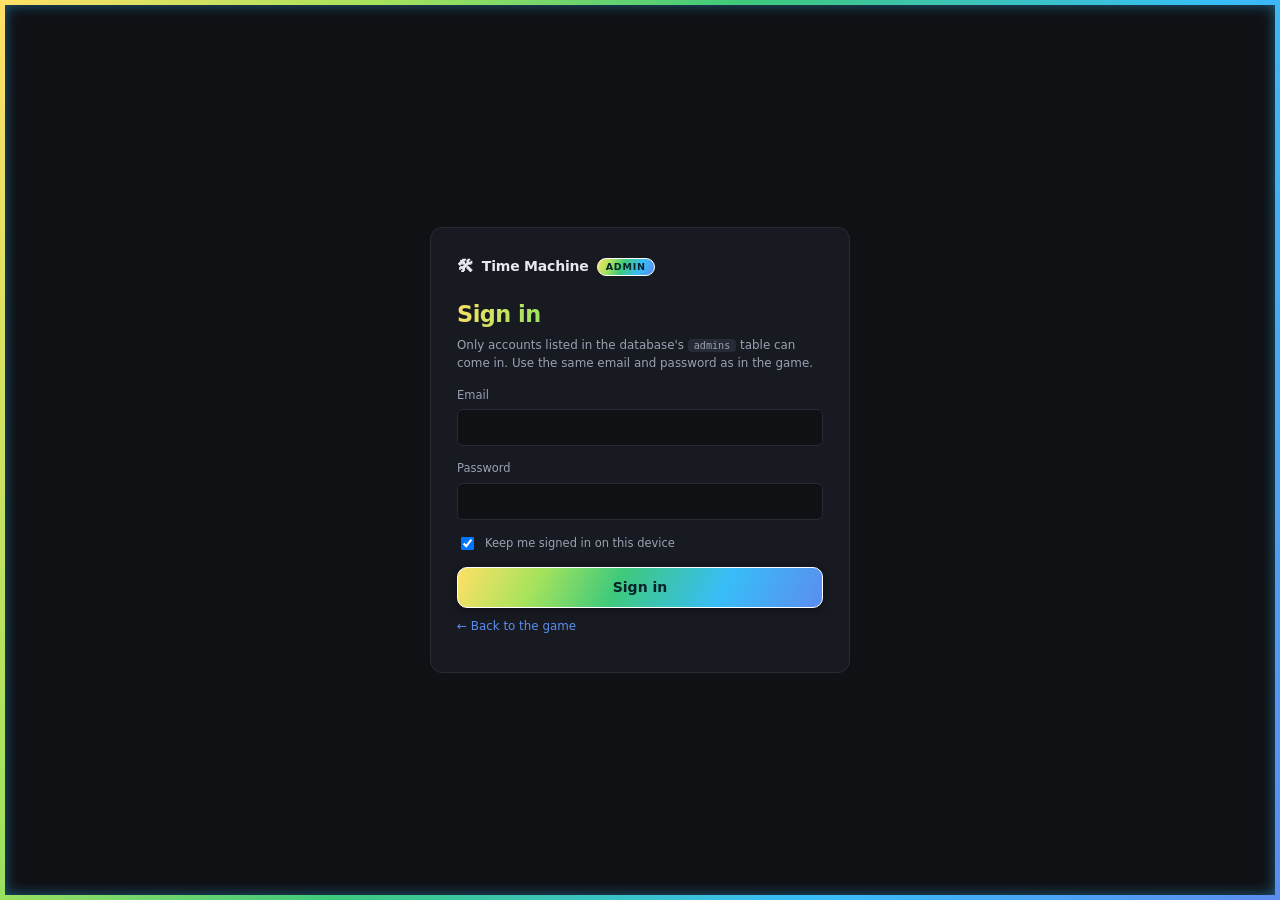
<file: admin.html>
<!DOCTYPE html>
<html lang="en">
<head>
  <meta charset="utf-8">
  <meta name="viewport" content="width=device-width, initial-scale=1">
  <title>Admin · Time Machine</title>
  <meta name="robots" content="noindex, nofollow">
  <meta http-equiv="Content-Security-Policy" content="default-src 'none'; script-src 'self'; style-src 'self'; img-src 'self' data:; connect-src 'self' https://*.supabase.co http://localhost:54321 http://127.0.0.1:54321 ws://localhost:8765 ws://127.0.0.1:8765 wss://*.onrender.com wss://*.fly.dev wss://*.up.railway.app; object-src 'none'; base-uri 'none'; form-action 'none'">
  <meta name="referrer" content="no-referrer">
  <link rel="icon" type="image/svg+xml" href="favicon.svg">
  <link rel="stylesheet" href="admin.css?v=3">
</head>
<body>
  <!-- The owner's page: sign in, and watch and look after the game. It is not part of the game itself (nothing of the game is loaded here). -->
  <main id="login" class="login" hidden>
    <div class="panel login-card">
      <div class="brand"><span class="logo">🛠</span><span class="name">Time Machine</span><span class="tag">Admin</span></div>
      <h1>Sign in</h1>
      <p class="dim">Only accounts listed in the database's <code>admins</code> table can come in. Use the same email and password as in the game.</p>
      <form id="login-form" autocomplete="on">
        <label>Email <input id="login-email" type="email" autocomplete="username" required></label>
        <label>Password <input id="login-pass" type="password" autocomplete="current-password" required></label>
        <label class="check"><input id="login-remember" type="checkbox" checked> Keep me signed in on this device</label>
        <button type="submit" class="primary">Sign in</button>
      </form>
      <p id="login-msg" class="dim" role="status"></p>
      <p class="dim"><a href="./">&larr; Back to the game</a></p>
    </div>
  </main>

  <div id="app" hidden>
    <header class="topbar">
      <div class="brand"><span class="logo">🛠</span><span class="name">Time Machine</span><span class="tag">Admin</span></div>
      <span id="conn" class="pill" role="status">Connecting...</span>
      <span class="spacer"></span>
      <span id="who" class="dim"></span>
      <a class="btn" href="./">&larr; The game</a>
      <button id="refresh" type="button">&#8635; Refresh</button>
      <button id="signout" type="button" title="Also signs you out of the game on this device">Sign out</button>
    </header>
    <div class="shell">
      <nav class="side" aria-label="Admin sections">
        <div class="group">People</div>
        <button type="button" class="tab on" data-tab="users"><span class="ico">👥</span>Users</button>
        <button type="button" class="tab" data-tab="online"><span class="ico">🟢</span>Online now <i id="b-online" class="badge"></i></button>
        <button type="button" class="tab" data-tab="visitors"><span class="ico">🚪</span>Visitors <i id="b-visits" class="badge"></i></button>
        <button type="button" class="tab" data-tab="journey"><span class="ico">🧭</span>User journey <i id="b-journey" class="badge"></i></button>
        <div class="group">Watch</div>
        <button type="button" class="tab" data-tab="chat"><span class="ico">💬</span>Chat log <i id="b-chat" class="badge"></i></button>
        <button type="button" class="tab" data-tab="events"><span class="ico">🚩</span>Suspicious activity <i id="b-events" class="badge"></i></button>
        <div class="group">Players write</div>
        <button type="button" class="tab" data-tab="suggest"><span class="ico">💡</span>Suggestions <i id="b-suggest" class="badge"></i></button>
        <p class="dim foot">Restoring items and adding denarii to your own game is still in the game: open it, then 🧰 Admin tools.</p>
      </nav>
      <main class="main">
        <p id="msg" class="dim" role="status"></p>

        <section class="pane" data-pane="users">
          <h2>Who has signed up <span id="n-users" class="count"></span></h2>
          <div class="panel scroll"><table id="t-users"></table></div>
        </section>
        <section class="pane" data-pane="online" hidden>
          <h2>Online right now <span id="n-online" class="count"></span></h2>
          <div class="panel scroll"><table id="t-online"></table></div>
        </section>
        <section class="pane" data-pane="events" hidden>
          <h2>Suspicious activity <span id="n-events" class="count"></span></h2>
          <p class="dim">Things the game server noticed (red: serious, amber: worth a look, plain: minor), newest first. The server keeps the latest 1,000.</p>
          <div class="panel scroll"><table id="t-events"></table></div>
        </section>
        <section class="pane" data-pane="visitors" hidden>
          <h2>Everyone who came to the site <span id="n-visits" class="count"></span></h2>
          <p class="dim">Every browser that opened the game, newest first, with a made-up visitor id, the kind of device, the address with its last part hidden, the character name and the account if they logged in.</p>
          <div class="panel scroll"><table id="t-visits"></table></div>
        </section>
        <section class="pane" data-pane="chat" hidden>
          <h2>Chat log <span id="n-chat" class="count"></span></h2>
          <p class="dim">The last 300 public chat messages, newest first, with who sent them. Whispers and friend chats are never here. It is kept in the server's memory only, and a restart of the server empties it.</p>
          <div class="panel scroll"><table id="t-chat"></table></div>
        </section>
        <section class="pane" data-pane="suggest" hidden>
          <h2>Suggestions and car requests <span id="n-suggest" class="count"></span></h2>
          <p class="dim">What players sent from the Suggest page (suggest.html), the ones not done first. It needs supabase-suggestions.sql to have been run once. Tick <b>Done</b> when you have dealt with one.</p>
          <div class="panel scroll"><table id="t-suggest"></table></div>
        </section>
        <section class="pane" data-pane="journey" hidden>
          <h2>User journey <span id="n-journey" class="count"></span></h2>
          <p class="dim">What each visitor did every time they came on: where they went, what they bought, which games they played. Pick a visitor to see each visit, oldest line first.</p>
          <div class="panel scroll"><table id="t-jlist"></table></div>
          <div id="jdetail"></div>
        </section>
      </main>
    </div>
  </div>

  <script src="config.js"></script>
  <script src="admin.js?v=2"></script>
</body>
</html>
</file>
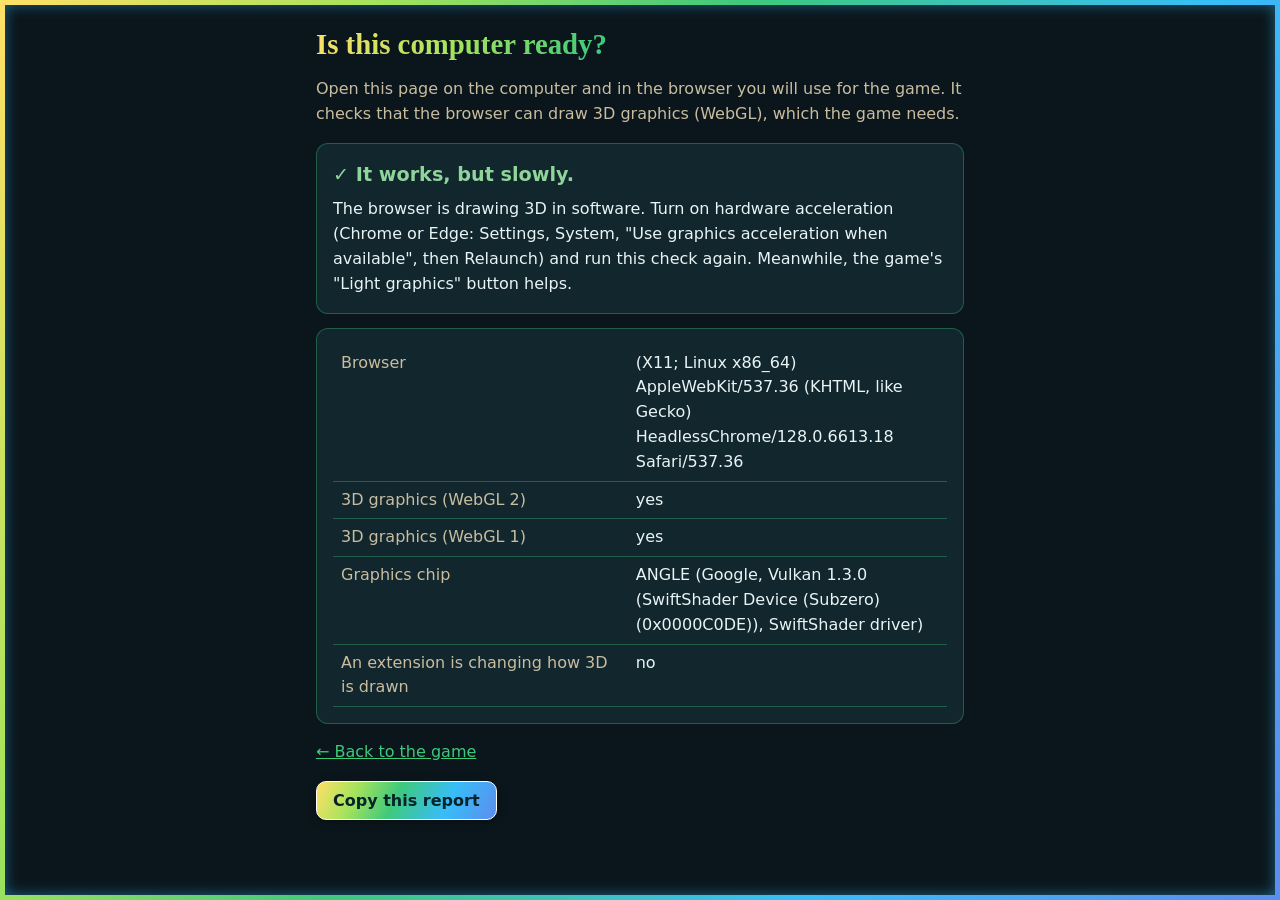
<file: check.html>
<!DOCTYPE html>
<html lang="en">
<head>
  <meta charset="utf-8">
  <meta name="viewport" content="width=device-width, initial-scale=1">
  <meta name="robots" content="noindex">
  <title>Is this computer ready?</title>
  <style>
    :root { --bg: #0b161c; --ink: #e9f4f4; --muted: #c9bd9f; --gold: #3ec97c; --card: #12262e; --line: rgba(62,201,124,.35); --ok: #8fd49a; --bad: #f0a090; }
    * { box-sizing: border-box; }
    body { margin: 0; font: 16px/1.55 system-ui, sans-serif; color: var(--ink); background: var(--bg); }
    main { max-width: 680px; margin: 0 auto; padding: 28px 16px 56px; }
    h1 { margin: 0 0 6px; font: 700 1.8rem Georgia, serif; background:linear-gradient(115deg,#ffe066 0%,#a6e35c 22%,#3ec97c 44%,#38bdf8 72%,#5b8def 100%);-webkit-background-clip:text;background-clip:text;color:transparent; }
    .muted { color: var(--muted); }
    .card { background: var(--card); border: 1px solid var(--line); border-radius: 12px; padding: 16px; margin: 14px 0; }
    .verdict { font-size: 1.2rem; font-weight: 700; }
    .ok { color: var(--ok); } .bad { color: var(--bad); }
    table { border-collapse: collapse; width: 100%; }
    td { padding: 6px 8px; border-bottom: 1px solid var(--line); vertical-align: top; }
    td:first-child { width: 48%; color: var(--muted); }
    a, button { color: var(--gold); }
    button { font: 700 1rem system-ui; cursor: pointer; padding: 9px 16px; border: 1.5px solid #fff; border-radius: 10px; color: #06232a; background: linear-gradient(115deg,#ffe066 0%,#a6e35c 22%,#3ec97c 44%,#38bdf8 72%,#5b8def 100%); box-shadow: 0 2px 9px rgba(0,0,0,.4); }
    body::after{content:"";position:fixed;inset:0;pointer-events:none;border:5px solid transparent;border-image:linear-gradient(115deg,#ffe066 0%,#a6e35c 22%,#3ec97c 44%,#38bdf8 72%,#5b8def 100%) 1;box-shadow:inset 0 0 14px rgba(56,189,248,.45)}
    ol { padding-left: 22px; }
  </style>
</head>
<body>
<main>
  <h1>Is this computer ready?</h1>
  <p class="muted">Open this page on the computer and in the browser you will use for the game. It checks that the browser can draw 3D graphics (WebGL), which the game needs.</p>
  <div class="card"><div class="verdict" id="verdict">Checking...</div><div id="advice" style="margin-top:8px"></div></div>
  <div class="card"><table><tbody id="rows"></tbody></table></div>
  <p><a href="./">← Back to the game</a></p>
  <button type="button" id="copy">Copy this report</button> <span id="msg" class="muted" role="status"></span>
</main>
<script src="check.js?v=559"></script>
</body>
</html>
</file>
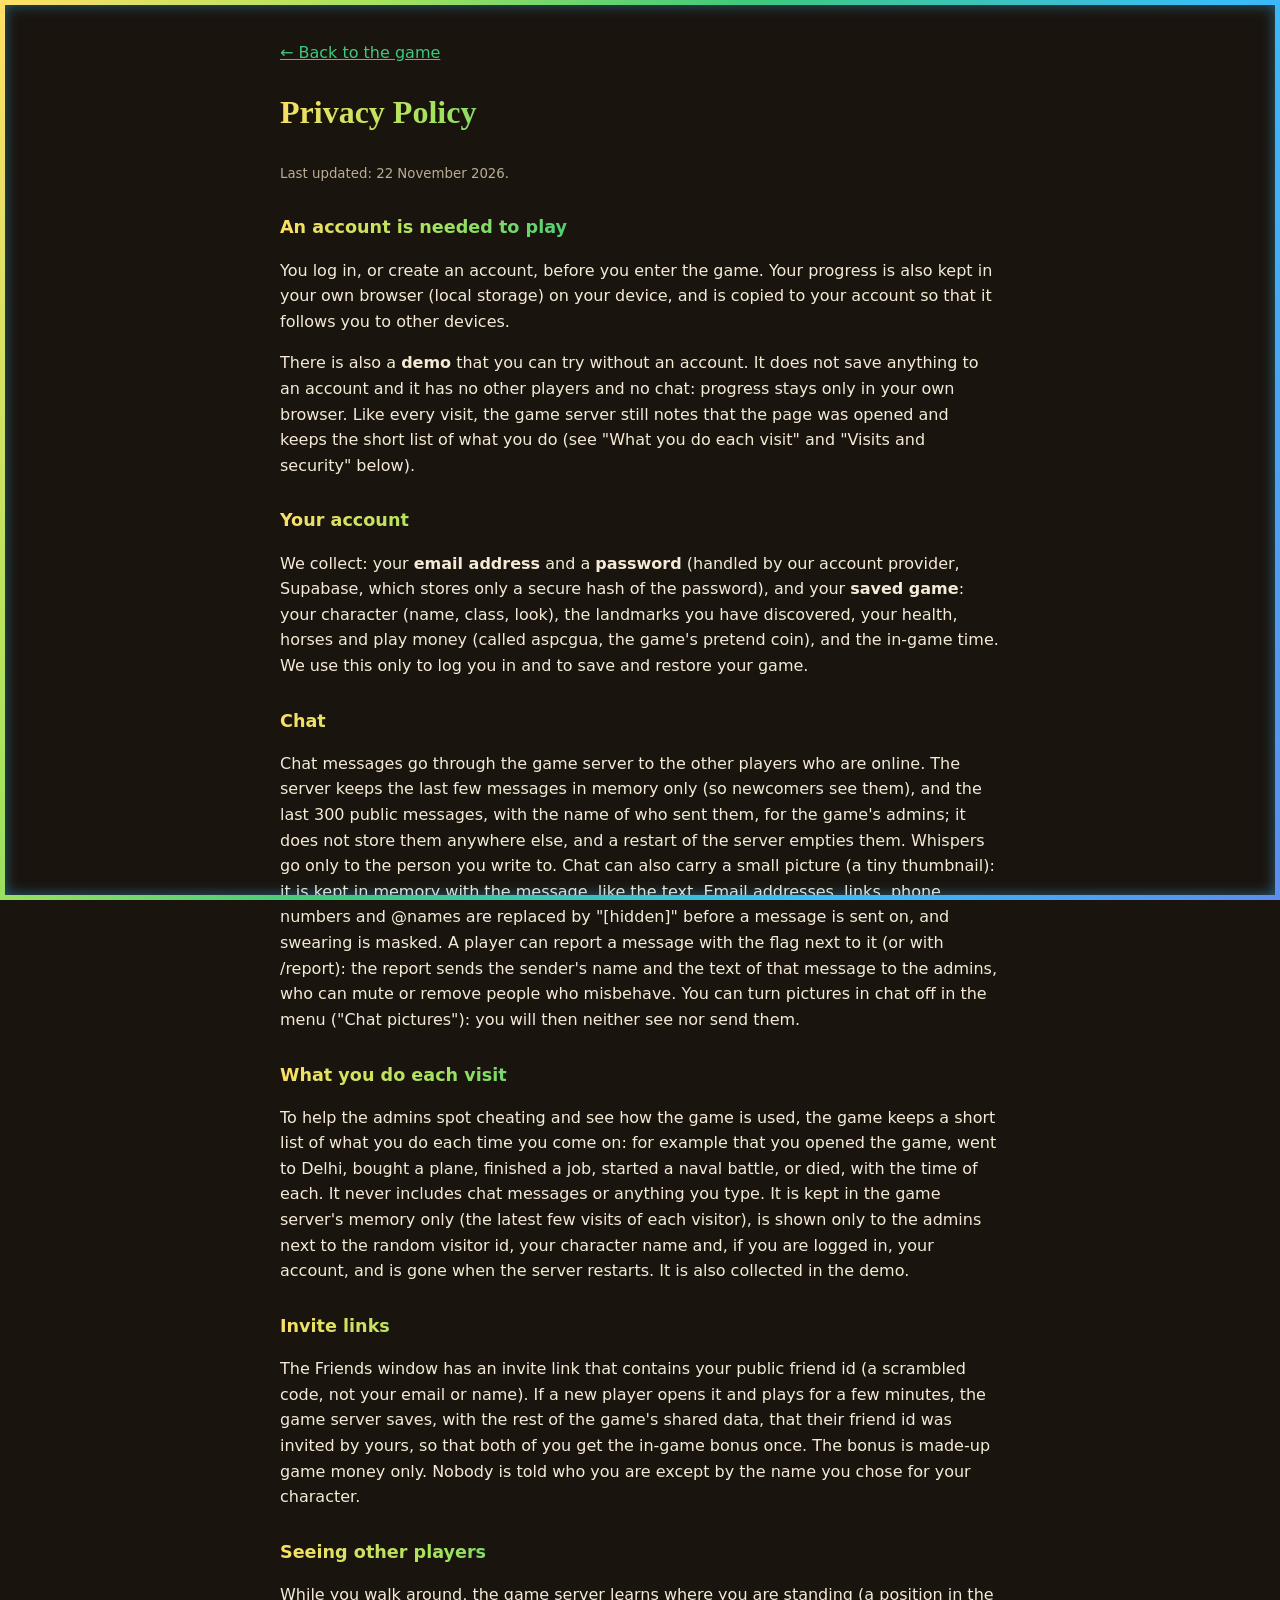
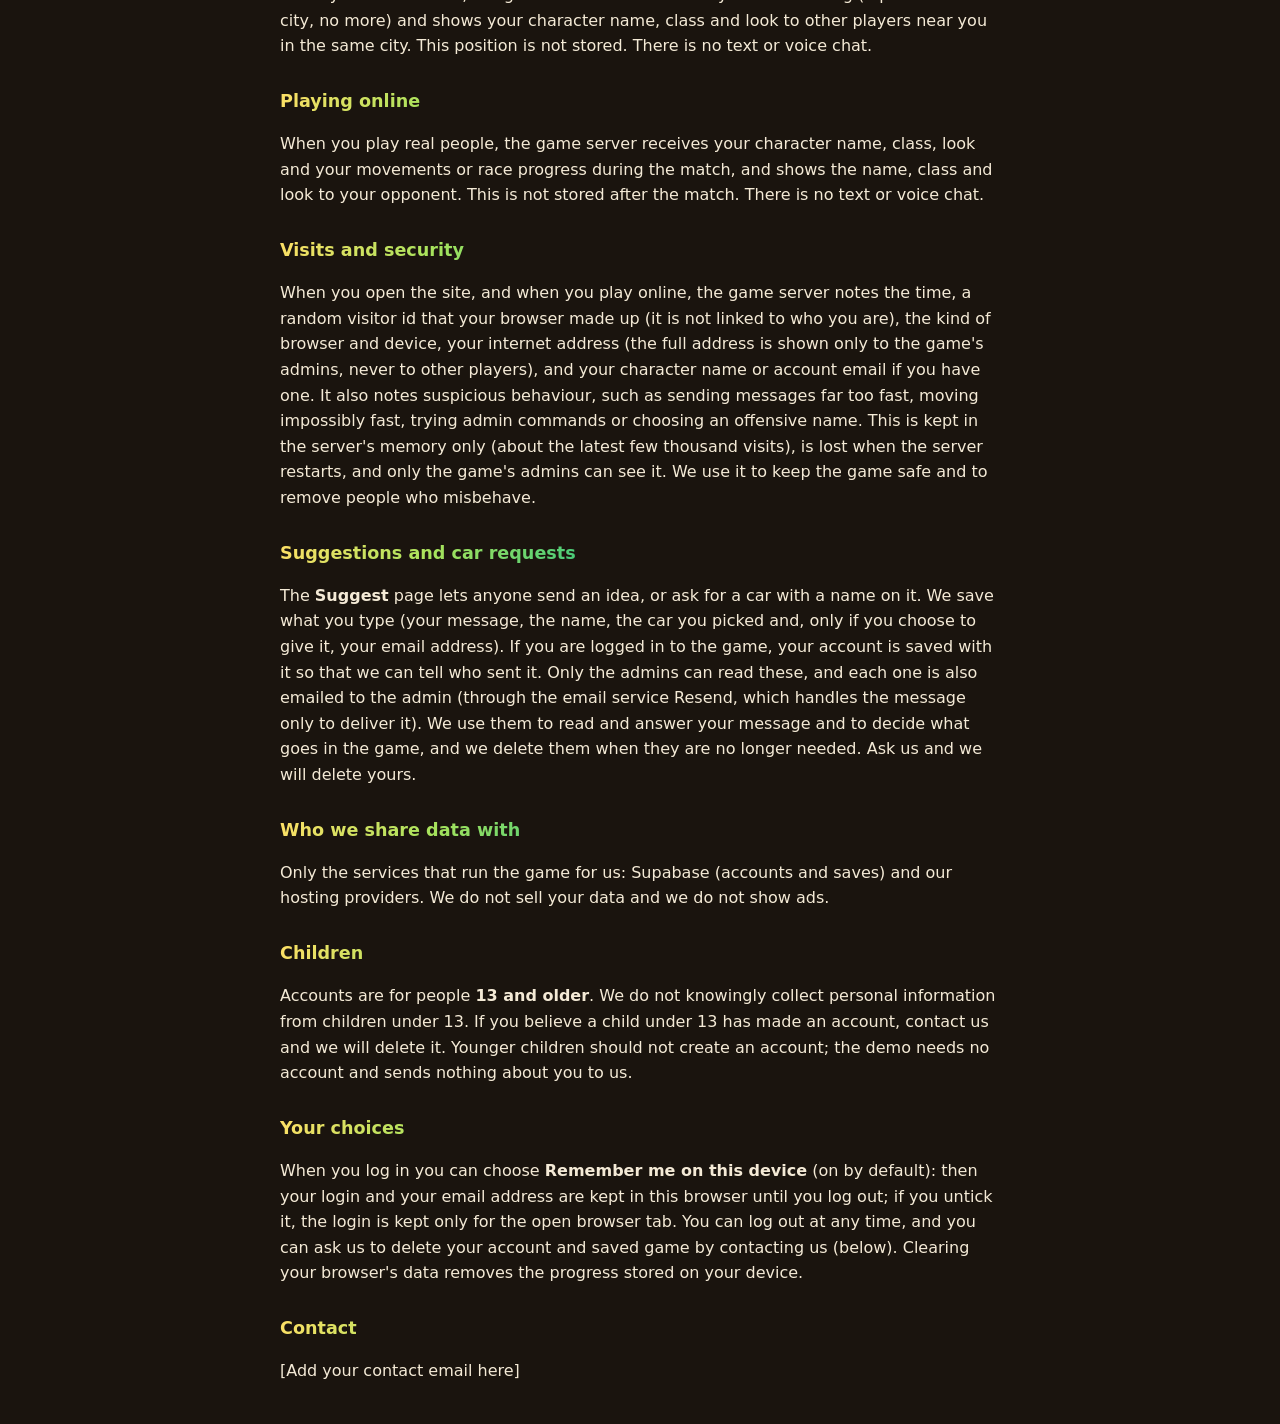
<file: privacy.html>
<!DOCTYPE html>
<html lang="en">
<head>
  <meta charset="utf-8">
  <meta name="viewport" content="width=device-width, initial-scale=1">
  <meta http-equiv="Content-Security-Policy" content="default-src 'none'; style-src 'unsafe-inline'; base-uri 'none'; form-action 'none'">
  <meta name="referrer" content="no-referrer">
  <title>Privacy Policy · Time Machine</title>
  <meta name="description" content="What the Time Machine game stores about you, why, and how to delete it.">
  <link rel="canonical" href="https://ancientrome-gold.vercel.app/privacy.html">
  <style>body{font:16px/1.6 system-ui,sans-serif;max-width:720px;margin:0 auto;padding:24px 18px;background:#1a140e;color:#f4ead6}h1{font-family:Georgia,serif;background:linear-gradient(115deg,#ffe066 0%,#a6e35c 22%,#3ec97c 44%,#38bdf8 72%,#5b8def 100%);-webkit-background-clip:text;background-clip:text;color:transparent}h2{margin-top:1.6em;font-size:1.1rem;background:linear-gradient(115deg,#ffe066 0%,#a6e35c 22%,#3ec97c 44%,#38bdf8 72%,#5b8def 100%);-webkit-background-clip:text;background-clip:text;color:transparent}a{color:#3ec97c}small{color:#b9ad94}body::after{content:"";position:fixed;inset:0;pointer-events:none;border:5px solid transparent;border-image:linear-gradient(115deg,#ffe066 0%,#a6e35c 22%,#3ec97c 44%,#38bdf8 72%,#5b8def 100%) 1;box-shadow:inset 0 0 14px rgba(56,189,248,.45)}</style>
</head>
<body>
<p><a href="index.html">&larr; Back to the game</a></p>
<h1>Privacy Policy</h1>
<small>Last updated: 22 November 2026.</small>
<h2>An account is needed to play</h2>
<p>You log in, or create an account, before you enter the game. Your progress is also kept in your own browser (local storage) on your device, and is copied to your account so that it follows you to other devices.</p>
<p>There is also a <b>demo</b> that you can try without an account. It does not save anything to an account and it has no other players and no chat: progress stays only in your own browser. Like every visit, the game server still notes that the page was opened and keeps the short list of what you do (see "What you do each visit" and "Visits and security" below).</p>
<h2>Your account</h2>
<p>We collect: your <b>email address</b> and a <b>password</b> (handled by our account provider, Supabase, which stores only a secure hash of the password), and your <b>saved game</b>: your character (name, class, look), the landmarks you have discovered, your health, horses and play money (called aspcgua, the game's pretend coin), and the in-game time. We use this only to log you in and to save and restore your game.</p>
<h2>Chat</h2>
<p>Chat messages go through the game server to the other players who are online. The server keeps the last few messages in memory only (so newcomers see them), and the last 300 public messages, with the name of who sent them, for the game's admins; it does not store them anywhere else, and a restart of the server empties them. Whispers go only to the person you write to. Chat can also carry a small picture (a tiny thumbnail): it is kept in memory with the message, like the text. Email addresses, links, phone numbers and @names are replaced by "[hidden]" before a message is sent on, and swearing is masked. A player can report a message with the flag next to it (or with /report): the report sends the sender's name and the text of that message to the admins, who can mute or remove people who misbehave. You can turn pictures in chat off in the menu ("Chat pictures"): you will then neither see nor send them.</p>
<h2>What you do each visit</h2>
<p>To help the admins spot cheating and see how the game is used, the game keeps a short list of what you do each time you come on: for example that you opened the game, went to Delhi, bought a plane, finished a job, started a naval battle, or died, with the time of each. It never includes chat messages or anything you type. It is kept in the game server's memory only (the latest few visits of each visitor), is shown only to the admins next to the random visitor id, your character name and, if you are logged in, your account, and is gone when the server restarts. It is also collected in the demo.</p>
<h2>Invite links</h2>
<p>The Friends window has an invite link that contains your public friend id (a scrambled code, not your email or name). If a new player opens it and plays for a few minutes, the game server saves, with the rest of the game's shared data, that their friend id was invited by yours, so that both of you get the in-game bonus once. The bonus is made-up game money only. Nobody is told who you are except by the name you chose for your character.</p>
<h2>Seeing other players</h2>
<p>While you walk around, the game server learns where you are standing (a position in the city, no more) and shows your character name, class and look to other players near you in the same city. This position is not stored. There is no text or voice chat.</p>
<h2>Playing online</h2>
<p>When you play real people, the game server receives your character name, class, look and your movements or race progress during the match, and shows the name, class and look to your opponent. This is not stored after the match. There is no text or voice chat.</p>
<h2>Visits and security</h2>
<p>When you open the site, and when you play online, the game server notes the time, a random visitor id that your browser made up (it is not linked to who you are), the kind of browser and device, your internet address (the full address is shown only to the game's admins, never to other players), and your character name or account email if you have one. It also notes suspicious behaviour, such as sending messages far too fast, moving impossibly fast, trying admin commands or choosing an offensive name. This is kept in the server's memory only (about the latest few thousand visits), is lost when the server restarts, and only the game's admins can see it. We use it to keep the game safe and to remove people who misbehave.</p>
<h2>Suggestions and car requests</h2>
<p>The <b>Suggest</b> page lets anyone send an idea, or ask for a car with a name on it. We save what you type (your message, the name, the car you picked and, only if you choose to give it, your email address). If you are logged in to the game, your account is saved with it so that we can tell who sent it. Only the admins can read these, and each one is also emailed to the admin (through the email service Resend, which handles the message only to deliver it). We use them to read and answer your message and to decide what goes in the game, and we delete them when they are no longer needed. Ask us and we will delete yours.</p>
<h2>Who we share data with</h2>
<p>Only the services that run the game for us: Supabase (accounts and saves) and our hosting providers. We do not sell your data and we do not show ads.</p>
<h2>Children</h2>
<p>Accounts are for people <b>13 and older</b>. We do not knowingly collect personal information from children under 13. If you believe a child under 13 has made an account, contact us and we will delete it. Younger children should not create an account; the demo needs no account and sends nothing about you to us.</p>
<h2>Your choices</h2>
<p>When you log in you can choose <b>Remember me on this device</b> (on by default): then your login and your email address are kept in this browser until you log out; if you untick it, the login is kept only for the open browser tab. You can log out at any time, and you can ask us to delete your account and saved game by contacting us (below). Clearing your browser's data removes the progress stored on your device.</p>
<h2>Contact</h2>
<p>[Add your contact email here]</p>
</body>
</html>
</file>
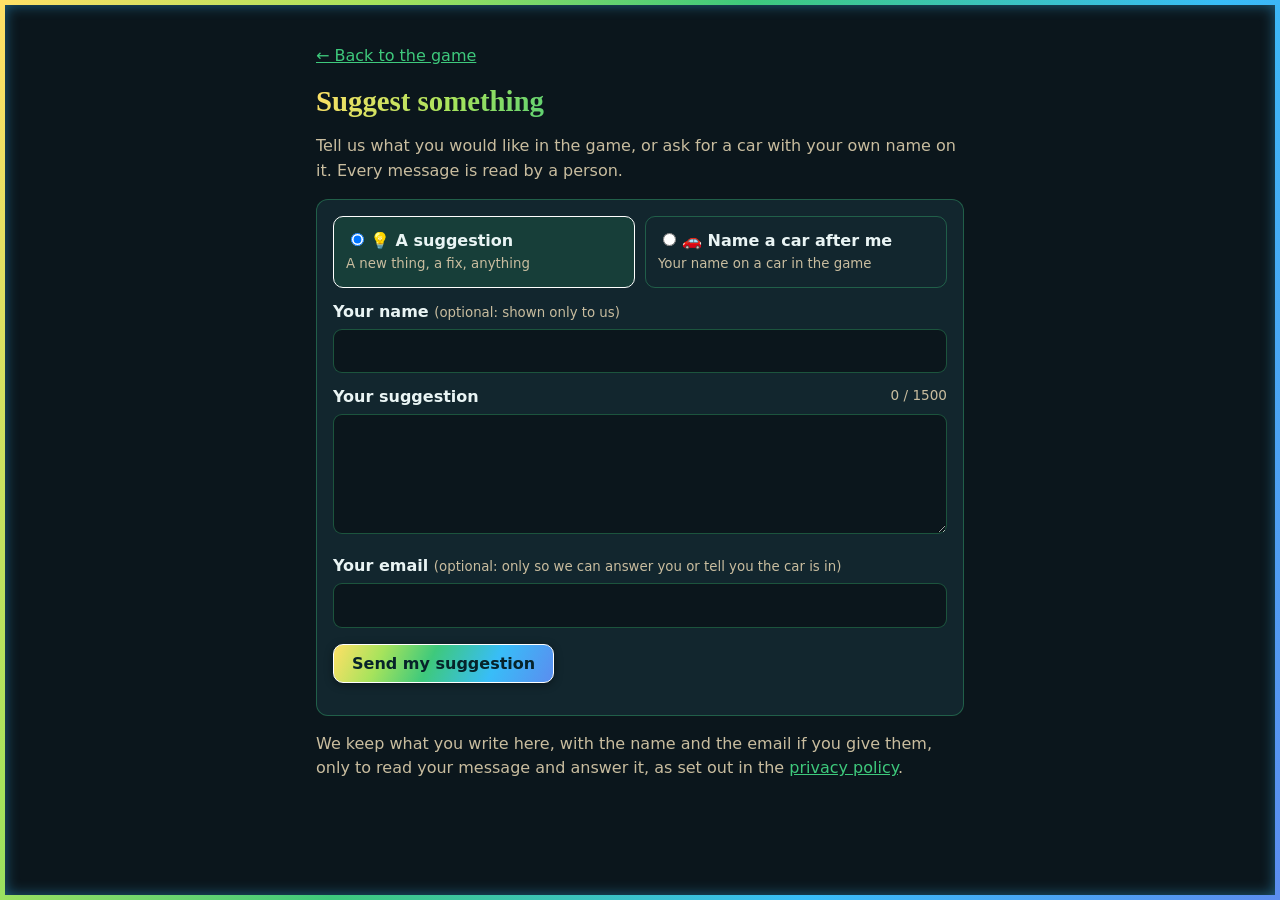
<file: suggest.html>
<!DOCTYPE html>
<html lang="en">
<head>
  <meta charset="utf-8">
  <meta name="viewport" content="width=device-width, initial-scale=1">
  <meta name="robots" content="noindex">
  <title>Suggest something · Time Machine</title>
  <style>
    :root { --bg: #0b161c; --ink: #e9f4f4; --muted: #c9bd9f; --gold: #3ec97c; --card: #12262e; --line: rgba(62,201,124,.35); --ok: #8fd49a; --bad: #f0a090; --grad: linear-gradient(115deg,#ffe066 0%,#a6e35c 22%,#3ec97c 44%,#38bdf8 72%,#5b8def 100%); }
    * { box-sizing: border-box; }
    body { margin: 0; font: 16px/1.55 system-ui, sans-serif; color: var(--ink); background: var(--bg); }
    main { max-width: 680px; margin: 0 auto; padding: 28px 16px 56px; }
    h1 { margin: 0 0 6px; font: 700 1.8rem Georgia, serif; background: var(--grad); -webkit-background-clip: text; background-clip: text; color: transparent; }
    .muted { color: var(--muted); }
    .card { background: var(--card); border: 1px solid var(--line); border-radius: 12px; padding: 16px; margin: 14px 0; }
    label { display: block; margin: 12px 0 4px; font-weight: 600; }
    label small { font-weight: 400; color: var(--muted); }
    input[type=text], input[type=email], select, textarea { width: 100%; padding: 9px 10px; border-radius: 9px; border: 1px solid var(--line); background: #0b161c; color: var(--ink); font: inherit; }
    textarea { min-height: 120px; resize: vertical; }
    .kinds { display: grid; grid-template-columns: 1fr 1fr; gap: 10px; }
    .kinds label { margin: 0; padding: 12px; border: 1.5px solid var(--line); border-radius: 10px; cursor: pointer; font-weight: 700; }
    .kinds label small { display: block; }
    .kinds input { margin-right: 6px; }
    .kinds label:has(input:checked) { border-color: #fff; background: rgba(62,201,124,.14); }
    a { color: var(--gold); }
    button { font: 700 1rem system-ui; cursor: pointer; padding: 9px 18px; border: 1.5px solid #fff; border-radius: 10px; color: #06232a; background: var(--grad); box-shadow: 0 2px 9px rgba(0,0,0,.4); }
    button[disabled] { opacity: .55; cursor: default; }
    .hp { position: absolute; left: -9999px; width: 1px; height: 1px; overflow: hidden; }
    #car-only[hidden] { display: none; }
    .ok { color: var(--ok); } .bad { color: var(--bad); }
    .count { float: right; font-weight: 400; color: var(--muted); font-size: .85rem; }
    body::after { content: ""; position: fixed; inset: 0; pointer-events: none; border: 5px solid transparent; border-image: var(--grad) 1; box-shadow: inset 0 0 14px rgba(56,189,248,.45); }
  </style>
</head>
<body>
<main>
  <p><a href="./">&larr; Back to the game</a></p>
  <h1>Suggest something</h1>
  <p class="muted">Tell us what you would like in the game, or ask for a car with your own name on it. Every message is read by a person.</p>

  <form id="f" class="card" autocomplete="off" novalidate>
    <div class="kinds" role="radiogroup" aria-label="What is it">
      <label><input type="radio" name="kind" value="idea" checked>💡 A suggestion<small>A new thing, a fix, anything</small></label>
      <label><input type="radio" name="kind" value="car">🚗 Name a car after me<small>Your name on a car in the game</small></label>
    </div>

    <label for="name"><span id="name-label">Your name</span> <small id="name-hint">(shown only to us)</small></label>
    <input id="name" type="text" maxlength="60" required>

    <div id="car-only" hidden>
      <label for="car">Which car should carry the name? <small>(optional)</small></label>
      <select id="car"><option value="">Any, you choose</option></select>
    </div>

    <label for="msg"><span id="msg-label">Your suggestion</span> <small id="msg-hint"></small><span class="count" id="count">0 / 1500</span></label>
    <textarea id="msg" maxlength="1500"></textarea>

    <label for="contact">Your email <small>(optional: only so we can answer you or tell you the car is in)</small></label>
    <input id="contact" type="email" maxlength="120" autocomplete="email">

    <div class="hp" aria-hidden="true"><label>Leave this empty <input id="site" type="text" tabindex="-1" autocomplete="off"></label></div>

    <p class="muted" id="car-note" hidden>We cannot promise a car: names are checked first and rude, hateful or made-up-to-impersonate names are turned down. Please use a name you are happy to see on a car in front of other players.</p>
    <p><button type="submit" id="go">Send</button> <span id="out" role="status"></span></p>
  </form>
  <p class="muted">We keep what you write here, with the name and the email if you give them, only to read your message and answer it, as set out in the <a href="privacy.html">privacy policy</a>.</p>
</main>
<script src="config.js"></script>
<script src="suggest.js?v=2"></script>
</body>
</html>
</file>
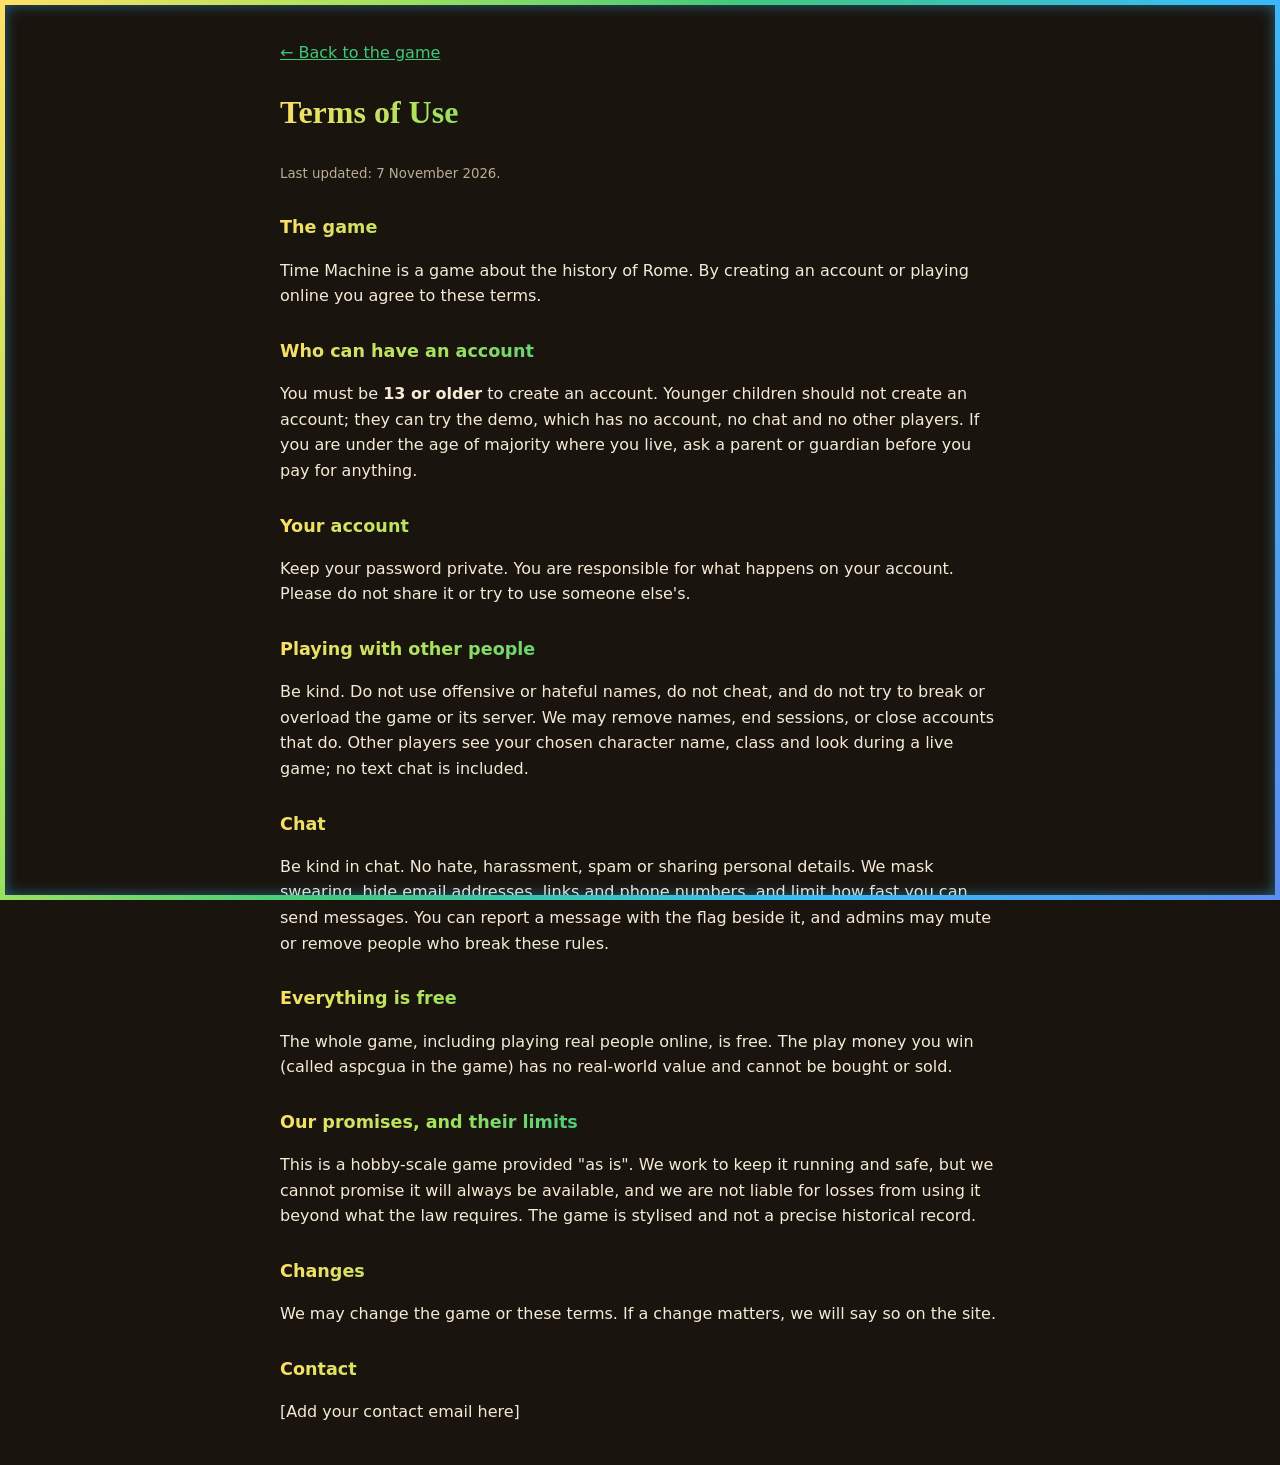
<file: terms.html>
<!DOCTYPE html>
<html lang="en">
<head>
  <meta charset="utf-8">
  <meta name="viewport" content="width=device-width, initial-scale=1">
  <meta http-equiv="Content-Security-Policy" content="default-src 'none'; style-src 'unsafe-inline'; base-uri 'none'; form-action 'none'">
  <meta name="referrer" content="no-referrer">
  <title>Terms of Use · Time Machine</title>
  <meta name="description" content="The rules for using the Time Machine game.">
  <link rel="canonical" href="https://ancientrome-gold.vercel.app/terms.html">
  <style>body{font:16px/1.6 system-ui,sans-serif;max-width:720px;margin:0 auto;padding:24px 18px;background:#1a140e;color:#f4ead6}h1{font-family:Georgia,serif;background:linear-gradient(115deg,#ffe066 0%,#a6e35c 22%,#3ec97c 44%,#38bdf8 72%,#5b8def 100%);-webkit-background-clip:text;background-clip:text;color:transparent}h2{margin-top:1.6em;font-size:1.1rem;background:linear-gradient(115deg,#ffe066 0%,#a6e35c 22%,#3ec97c 44%,#38bdf8 72%,#5b8def 100%);-webkit-background-clip:text;background-clip:text;color:transparent}a{color:#3ec97c}small{color:#b9ad94}body::after{content:"";position:fixed;inset:0;pointer-events:none;border:5px solid transparent;border-image:linear-gradient(115deg,#ffe066 0%,#a6e35c 22%,#3ec97c 44%,#38bdf8 72%,#5b8def 100%) 1;box-shadow:inset 0 0 14px rgba(56,189,248,.45)}</style>
</head>
<body>
<p><a href="index.html">&larr; Back to the game</a></p>
<h1>Terms of Use</h1>
<small>Last updated: 7 November 2026.</small>
<h2>The game</h2>
<p>Time Machine is a game about the history of Rome. By creating an account or playing online you agree to these terms.</p>
<h2>Who can have an account</h2>
<p>You must be <b>13 or older</b> to create an account. Younger children should not create an account; they can try the demo, which has no account, no chat and no other players. If you are under the age of majority where you live, ask a parent or guardian before you pay for anything.</p>
<h2>Your account</h2>
<p>Keep your password private. You are responsible for what happens on your account. Please do not share it or try to use someone else's.</p>
<h2>Playing with other people</h2>
<p>Be kind. Do not use offensive or hateful names, do not cheat, and do not try to break or overload the game or its server. We may remove names, end sessions, or close accounts that do. Other players see your chosen character name, class and look during a live game; no text chat is included.</p>
<h2>Chat</h2>
<p>Be kind in chat. No hate, harassment, spam or sharing personal details. We mask swearing, hide email addresses, links and phone numbers, and limit how fast you can send messages. You can report a message with the flag beside it, and admins may mute or remove people who break these rules.</p>
<h2>Everything is free</h2>
<p>The whole game, including playing real people online, is free. The play money you win (called aspcgua in the game) has no real-world value and cannot be bought or sold.</p>
<h2>Our promises, and their limits</h2>
<p>This is a hobby-scale game provided "as is". We work to keep it running and safe, but we cannot promise it will always be available, and we are not liable for losses from using it beyond what the law requires. The game is stylised and not a precise historical record.</p>
<h2>Changes</h2>
<p>We may change the game or these terms. If a change matters, we will say so on the site.</p>
<h2>Contact</h2>
<p>[Add your contact email here]</p>
</body>
</html>
</file>
<file: walk.css>
:root {
  --panel: rgba(12, 24, 32, 0.82);
  --ink: #e9f4f4;
  --muted: #a6c2c6;
  --gold: #3ec97c;                                                              /* (the accent: green; the name is from the old gold) */
  --grad: linear-gradient(115deg, #ffe066 0%, #a6e35c 22%, #3ec97c 44%, #38bdf8 72%, #5b8def 100%);   /* the soft green-to-blue gradient of buttons, bars and badges */
  --bar-ok: linear-gradient(90deg, #3ec97c, #38bdf8); --bar-mid: linear-gradient(90deg, #ffe066, #f5b82e); --bar-low: linear-gradient(90deg, #ff8a7a, #d6202f); --grad-soft: linear-gradient(115deg, rgba(127,227,196,.22), rgba(62,201,124,.16) 30%, rgba(56,189,248,.18) 65%, rgba(91,141,239,.22));
  --red: #b3262b;
  --green: #4fa462;
}

* { box-sizing: border-box; }
html, body { margin: 0; height: 100%; overflow: hidden; background: #0b161c; color: var(--ink); font: 15px/1.5 system-ui, -apple-system, "Segoe UI", sans-serif; }

#view { position: fixed; inset: 0; width: 100%; height: 100%; display: block; cursor: grab; }
#view:active { cursor: grabbing; }

kbd { display: inline-block; min-width: 1.5em; padding: 0 0.4em; margin: 0 1px; border: 1px solid rgba(255,255,255,.35); border-bottom-width: 2px; border-radius: 4px; font: 600 0.8em/1.6 ui-monospace, Menlo, monospace; text-align: center; }

#hud { position: fixed; inset: 0; pointer-events: none; }
#hud > * { pointer-events: none; }
#hud button, #hud canvas { pointer-events: auto; }

.top-left { position: absolute; top: 14px; left: 16px; text-shadow: 0 1px 4px rgba(0,0,0,.6); }
.top-left h1 { margin: 0; font: 700 1.15rem Georgia, serif; letter-spacing: .04em; }
.top-left h1 small { font: 400 .8rem system-ui; color: var(--muted); margin-left: .4em; }
.progress { margin-top: 6px; font-size: .82rem; color: var(--muted); width: 190px; }
.bar { height: 6px; margin-top: 4px; background: rgba(0,0,0,.45); border-radius: 3px; overflow: hidden; }
#bar-fill { height: 100%; width: 0; background: var(--grad); transition: width .5s; }

.top-center { position: absolute; top: 14px; left: 50%; transform: translateX(-50%); }
#compass { display: inline-block; padding: 3px 14px; background: var(--panel); border-radius: 999px; font: 600 .85rem ui-monospace, Menlo, monospace; }

.top-right { position: absolute; top: 12px; right: 14px; display: flex; flex-direction: column; align-items: flex-end; gap: 8px; }
#minimap { width: 200px; height: 200px; border-radius: 50%; border: 3px solid rgba(255,255,255,.85); box-shadow: 0 2px 12px rgba(0,0,0,.5); cursor: pointer; background: #cfc3a3; }
.buttons { display: flex; gap: 6px; }
.buttons button, #places-close, #bigmap-close, #start {
  font: inherit; color: var(--ink); cursor: pointer;
  background: var(--panel); border: 1px solid rgba(255,255,255,.2); border-radius: 8px; padding: 5px 11px;
}
.buttons button:hover, #places-close:hover, #bigmap-close:hover { border-color: var(--gold); }

#help { position: absolute; left: 50%; bottom: 14px; transform: translateX(-50%); opacity: 0; transition: opacity .4s; padding: 6px 14px; background: var(--panel); border-radius: 999px; font-size: .82rem; white-space: nowrap; max-width: 96vw; overflow: hidden; text-overflow: ellipsis; }
#help.show { opacity: 1; }
#help p { margin: 0; }

#card { position: absolute; left: 16px; bottom: 16px; width: min(400px, calc(100vw - 32px)); padding: 14px 16px; background: var(--panel); border: 1px solid rgba(62,201,124,.45); border-radius: 12px; backdrop-filter: blur(6px); opacity: 0; transform: translateY(12px); transition: opacity .35s, transform .35s; }
#card.show { opacity: 1; transform: none; }
#card h2 { margin: 0; font: 700 1.2rem Georgia, serif; color: var(--gold); }
#card .sub { margin: 0 0 8px; color: var(--muted); font-size: .82rem; }
#card p { margin: 0 0 8px; font-size: .92rem; }
#card .fact { margin: 0; padding-top: 8px; border-top: 1px solid rgba(255,255,255,.15); color: var(--muted); }
#card .fact b { color: var(--ink); }
#card .modern-note { margin: 8px 0 0; padding: 7px 9px; background: rgba(120,160,140,.14); border: 1px solid rgba(120,160,140,.35); border-radius: 8px; font-size: .85rem; color: #bcd6c6; }
#card .modern-note[hidden] { display: none; }
#era-badge { display: inline-block; margin-left: 8px; padding: 3px 12px; border-radius: 999px; font: 600 .85rem ui-monospace, Menlo, monospace; background: rgba(120,160,140,.85); color: #10261c; }
#era-badge.ancient { background: rgba(62,201,124,.85); color: #06232a; }

#toast { position: absolute; top: 56px; left: 50%; transform: translate(-50%, -10px); padding: 8px 18px; background: var(--grad); color: #06232a; border-radius: 999px; font-weight: 600; opacity: 0; transition: opacity .3s, transform .3s; }
#toast.show { opacity: 1; transform: translate(-50%, 0); }

#places { position: fixed; top: 0; right: 0; bottom: 0; width: min(340px, 92vw); background: rgba(24,19,13,.96); border-left: 1px solid rgba(255,255,255,.15); transform: translateX(100%); transition: transform .25s; display: flex; flex-direction: column; z-index: 5; }
#places.show { transform: none; }
header { display: flex; justify-content: space-between; align-items: center; padding: 12px 16px; }
header h2 { margin: 0; font: 700 1.15rem Georgia, serif; }
header small { font: 400 .8rem system-ui; color: var(--muted); margin-left: .5em; }
#places-list { list-style: none; margin: 0; padding: 0 10px 16px; overflow-y: auto; }
#places-list button { width: 100%; display: flex; gap: 10px; align-items: flex-start; text-align: left; font: inherit; color: var(--ink); background: none; border: 0; border-radius: 8px; padding: 8px 8px; cursor: pointer; }
#places-list button:hover { background: rgba(255,255,255,.08); }
#places-list strong { display: block; font-weight: 600; }
#places-list small { display: block; color: var(--muted); font-size: .78rem; }
.dot { flex: none; width: 10px; height: 10px; margin-top: 7px; border-radius: 50%; background: var(--red); }
.dot.seen { background: var(--green); }

#bigmap { position: fixed; inset: 0; z-index: 4; background: rgba(8,18,24,.94); display: none; flex-direction: column; align-items: center; }
#bigmap.show { display: flex; }
#bigmap header { width: 100%; }
#bigmap-canvas { border-radius: 8px; cursor: crosshair; box-shadow: 0 4px 24px rgba(0,0,0,.6); max-width: 100%; }

#intro { position: fixed; inset: 0; z-index: 10; overflow-y: auto; background: rgba(14,11,8,.94); transition: opacity .6s; }
#intro.hidden { opacity: 0; pointer-events: none; }
#intro p { color: var(--muted); }
#intro a { color: var(--gold); }
#intro [hidden] { display: none !important; }
#ride-hud { position: fixed; left: 50%; top: 64px; transform: translateX(-50%); z-index: 4; padding: 7px 16px; font-weight: 700; font-size: .95rem; color: var(--ink); background: rgba(12,24,32,.88); border: 1px solid rgba(62,201,124,.5); border-radius: 999px; white-space: nowrap; }
#ride-hud[hidden] { display: none; }
#metro-hud { position: fixed; left: 50%; top: 64px; transform: translateX(-50%); z-index: 4; padding: 7px 16px; font-weight: 700; font-size: .95rem; color: var(--ink); background: rgba(12,24,32,.88); border: 1px solid rgba(62,201,124,.5); border-radius: 999px; white-space: nowrap; }
#metro-hud[hidden] { display: none; }
#dialog { position: fixed; inset: 0; z-index: 30; display: flex; align-items: center; justify-content: center; padding: 16px; background: rgba(8,18,24,.75); }
#dialog[hidden] { display: none; }
#dialog .box { width: min(420px, 100%); padding: 16px 18px; background: rgba(12,24,32,.98); border: 1px solid rgba(62,201,124,.6); border-radius: 12px; }
#dialog p { margin: 0 0 10px; font-weight: 600; line-height: 1.4; }
#dialog input { display: block; width: 100%; box-sizing: border-box; margin: 0 0 12px; padding: 9px 10px; font: inherit; color: var(--ink); background: rgba(0,0,0,.35); border: 1px solid rgba(255,255,255,.3); border-radius: 8px; }
#dialog .dbtns { display: flex; gap: 8px; justify-content: flex-end; }
#dialog button { font: inherit; font-weight: 700; cursor: pointer; padding: 7px 18px; border-radius: 8px; border: 1px solid rgba(255,255,255,.25); color: var(--ink); background: var(--panel); }
#dialog #dlg-ok { color: #06232a; background: var(--grad); border-color: var(--gold); }
body.photo > *:not(#view):not(#photo-bar):not(#photo-flash):not(#dialog):not(script) { display: none !important; }
#photo-bar { position: fixed; left: 50%; bottom: 14px; transform: translateX(-50%); z-index: 40; display: flex; align-items: center; gap: 10px; padding: 8px 14px; background: rgba(12,24,32,.85); border: 1px solid rgba(62,201,124,.5); border-radius: 999px; font-size: .8rem; color: var(--muted); }
#photo-bar[hidden] { display: none; }
#photo-bar button { font: inherit; font-weight: 700; cursor: pointer; padding: 6px 14px; border-radius: 999px; border: 1px solid rgba(255,255,255,.25); color: var(--ink); background: var(--panel); }
#photo-bar #photo-take { color: #06232a; background: var(--grad); border-color: var(--gold); }
.bz-btns { display: flex; flex-wrap: wrap; gap: 6px; justify-content: flex-end; }
#bz-museum button { font: 700 .95rem inherit; cursor: pointer; padding: 8px 14px; border: 0; border-radius: 8px; color: #06232a; background: var(--grad); }
#bz-museum button:disabled { opacity: .45; cursor: not-allowed; }
.lb-list { margin: 4px 0 10px; padding-left: 22px; font-size: .9rem; line-height: 1.6; }
.lb-list .dim { list-style: none; margin-left: -22px; color: var(--muted); }
.sw-cols { display: grid; grid-template-columns: 1fr 1fr; gap: 14px; }
.sw-list { list-style: none; margin: 4px 0 8px; padding: 0; max-height: 36vh; overflow-y: auto; font-size: .88rem; }
.sw-list li { padding: 3px 0; border-bottom: 1px dashed rgba(255,255,255,.1); }
.sw-coins { grid-template-columns: 5em 1fr; }
.sw-coins input { padding: 5px 8px; font: inherit; color: var(--ink); background: rgba(0,0,0,.35); border: 1px solid rgba(255,255,255,.3); border-radius: 6px; }
@media (max-width: 600px) { .sw-cols { grid-template-columns: 1fr; } }
#quest-hud { position: fixed; left: 12px; top: 130px; z-index: 4; max-width: 340px; padding: 6px 12px; font-size: .85rem; font-weight: 700; color: var(--ink); background: rgba(12,24,32,.88); border: 1px solid rgba(62,201,124,.5); border-radius: 10px; }
#quest-hud[hidden] { display: none; }
#rb-list li.lock { opacity: .5; }
#ctl-hud { position: fixed; left: 12px; bottom: 12px; z-index: 4; padding: 5px 12px; font: 600 .82rem ui-monospace, Menlo, monospace; color: var(--ink); background: rgba(12,24,32,.85); border: 1px solid rgba(62,201,124,.45); border-radius: 8px; white-space: pre; }
#ctl-hud[hidden] { display: none; }
#stk-pad { position: relative; width: 140px; height: 140px; margin: 8px auto 12px; border: 2px solid rgba(255,255,255,.35); border-radius: 12px; background: rgba(0,0,0,.35); }
#stk-dead { position: absolute; left: 50%; top: 50%; transform: translate(-50%, -50%); border: 1px dashed var(--gold); border-radius: 50%; }
#stk-dot { position: absolute; width: 14px; height: 14px; margin: -7px 0 0 -7px; left: 50%; top: 50%; border-radius: 50%; background: var(--grad); box-shadow: 0 0 6px rgba(62,201,124,.8); }
.stk-row { display: grid; grid-template-columns: 9.5em 1fr 3.5em; align-items: center; gap: 8px; margin: 8px 0; font-weight: 600; }
.stk-row output { text-align: right; color: var(--muted); font-variant-numeric: tabular-nums; }
.stk-check { display: flex; align-items: center; gap: 8px; margin: 10px 0; font-weight: 600; }
#demo-bar { position: fixed; left: 50%; bottom: 12px; transform: translateX(-50%); z-index: 5; display: flex; align-items: center; gap: 10px; max-width: calc(100vw - 24px); padding: 7px 12px; font-size: .82rem; color: var(--ink); background: rgba(12,24,32,.92); border: 1px solid rgba(62,201,124,.5); border-radius: 999px; }
#demo-bar[hidden] { display: none; }
#demo-bar button { font: inherit; font-weight: 700; cursor: pointer; color: #06232a; background: var(--grad); border: 1px solid var(--gold); border-radius: 999px; padding: 3px 12px; white-space: nowrap; }
.in-nav { position: sticky; top: 0; z-index: 1; display: flex; align-items: center; justify-content: space-between; gap: 12px; padding: 10px 20px; background: rgba(14,11,8,.97); border-bottom: 1px solid rgba(255,255,255,.08); }
.in-brand { display: flex; align-items: center; gap: 10px; font: 700 1.05rem Georgia, serif; letter-spacing: .03em; }
.in-logo { width: 26px; height: 26px; border-radius: 50%; background: url(favicon.svg) center / cover; }
.in-links { display: flex; align-items: center; gap: 10px; }
.in-links a { text-decoration: none; font-weight: 600; font-size: .9rem; padding: 6px 10px; }
.in-btn { font: inherit; font-weight: 700; font-size: .9rem; cursor: pointer; border-radius: 8px; padding: 7px 14px; color: #06232a; background: var(--grad); border: 1px solid var(--gold); }
.in-btn.ghost { color: var(--ink); background: rgba(255,255,255,.06); border-color: rgba(255,255,255,.2); }
.in-btn:hover { filter: brightness(1.1); }
.in-main { max-width: 900px; margin: 0 auto; padding: 0 20px 28px; }
.in-hero { text-align: center; padding: 64px 0 40px; }
#intro .eyebrow { margin: 0; color: var(--gold); letter-spacing: .12em; text-transform: uppercase; font-size: .78rem; font-weight: 700; }
#intro h1 { margin: .5rem 0 1rem; font: 700 clamp(2rem, 6vw, 3.2rem) Georgia, serif; line-height: 1.15; }
#intro .lead { max-width: 640px; margin: 0 auto 22px; line-height: 1.6; }
#start { margin: 0; padding: 12px 34px; font-size: 1.1rem; font-weight: 700; background: var(--grad); color: #06232a; border-color: var(--gold); }
#start:hover { filter: brightness(1.08); }
#intro .alt { margin: 12px 0 0; font-weight: 600; }
#intro .alt a { text-decoration: none; }
.in-players { border-top: 1px solid rgba(255,255,255,.08); padding-top: 30px; }
.in-players h2 { margin: 6px 0 14px; font-size: 1.05rem; }
.in-players ul { margin: 0; padding-left: 18px; columns: 2; column-gap: 40px; color: var(--muted); font-size: .9rem; line-height: 1.55; }
.in-players li { margin-bottom: 12px; break-inside: avoid; }
.in-players b { color: var(--ink); }
.in-icon { display: inline-flex; align-items: center; justify-content: center; width: 40px; height: 40px; border-radius: 10px; font-size: 1.4rem; background: rgba(62,201,124,.14); border: 1px solid rgba(62,201,124,.35); }
.in-icon.sm { margin-bottom: 8px; }
.in-players > .in-icon { background: #000; border-color: #fff; }   /* (the For players icon: a white person in a black square with a white border) */
.in-do { text-align: center; padding: 44px 0 10px; }
.in-do h3 { margin: 0 0 22px; color: var(--gold); letter-spacing: .12em; text-transform: uppercase; font-size: .8rem; }
.in-grid { display: grid; grid-template-columns: repeat(3, 1fr); gap: 20px; }
.in-grid h4 { margin: 4px 0 8px; font-size: 1rem; }
.in-grid p { margin: 0; font-size: .88rem; line-height: 1.5; }
#intro .in-foot { margin: 34px 0 0; text-align: center; font-size: .82rem; }
@media (max-width: 680px) {
  .in-grid { grid-template-columns: 1fr; }
  .in-players ul { columns: 1; }
  .in-hero { padding-top: 40px; }
  .in-links a { display: none; }
}

#controls { position: fixed; inset: 0; z-index: 6; display: none; align-items: center; justify-content: center; padding: 16px; background: rgba(8,18,24,.7); }
#controls.show { display: flex; }
#controls .box { width: min(460px, 100%); background: rgba(12,24,32,.97); border: 1px solid rgba(62,201,124,.45); border-radius: 12px; padding: 4px 8px 14px; }
#controls table { width: 100%; border-collapse: collapse; }
#controls th { text-align: left; font-weight: 600; padding: 7px 10px; width: 34%; color: var(--gold); vertical-align: top; }
#controls td { padding: 7px 10px; color: var(--ink); }
#controls tr + tr { border-top: 1px solid rgba(255,255,255,.1); }
#controls-close { font: inherit; color: var(--ink); cursor: pointer; background: var(--panel); border: 1px solid rgba(255,255,255,.2); border-radius: 8px; padding: 5px 11px; }
#controls-close:hover { border-color: var(--gold); }

@media (max-width: 640px) {
  #minimap { width: 130px; height: 130px; }
  .top-left h1 small { display: none; }
  #card { bottom: 10px; }
}

/* ---------- fight & race ---------- */
#prompt { position: absolute; left: 50%; bottom: 70px; transform: translateX(-50%); padding: 10px 22px; font: 700 1rem system-ui; color: #06232a; background: var(--grad); border: 0; border-radius: 999px; box-shadow: 0 2px 14px rgba(0,0,0,.5); cursor: pointer; display: none; }
#prompt.show { display: block; animation: pulse 1.4s ease-in-out infinite; }
@keyframes pulse { 50% { transform: translateX(-50%) scale(1.06); } }

#center-msg { position: absolute; top: 24%; left: 50%; transform: translateX(-50%); font: 700 clamp(1.4rem, 4vw, 2.4rem) Georgia, serif; color: #fff; text-shadow: 0 2px 10px rgba(0,0,0,.8); letter-spacing: .04em; opacity: 0; transition: opacity .25s; text-align: center; white-space: nowrap; }
#center-msg.show { opacity: 1; }
#countdown { position: absolute; top: 30%; left: 50%; transform: translateX(-50%); font: 800 clamp(4rem, 14vw, 8rem) Georgia, serif; color: var(--gold); text-shadow: 0 4px 18px rgba(0,0,0,.8); opacity: 0; }
#countdown.show { opacity: 1; }

#fight-hud, #race-hud { display: none; }
#fight-hud.show, #race-hud.show { display: block; }
#fight-hud .foe { position: absolute; top: 52px; left: 50%; transform: translateX(-50%); width: min(420px, 70vw); text-align: center; text-shadow: 0 1px 4px rgba(0,0,0,.8); font-weight: 700; }
#fight-hud .me { position: absolute; bottom: 14px; left: 50%; transform: translateX(-50%); width: min(460px, 92vw); text-align: center; }
#fight-hud .me p, #race-hud .keys { margin: 8px 0 0; font-size: .8rem; color: var(--ink); text-shadow: 0 1px 4px rgba(0,0,0,.9); }
#fight-hud .bars { display: grid; gap: 4px; }
#fight-hud .bar, #race-hud .bar { height: 12px; margin-top: 3px; background: rgba(0,0,0,.55); border: 1px solid rgba(255,255,255,.3); border-radius: 6px; overflow: hidden; }
#fight-hud .bar.hp { height: 16px; }
#foe-fill { height: 100%; width: 100%; background: var(--bar-low); transition: width .15s; }
#hp-fill { height: 100%; width: 100%; background: var(--bar-ok); transition: width .15s; }
#st-fill { height: 100%; width: 100%; background: #3ec97c; }
#race-stam { height: 100%; width: 100%; background: #3ec97c; }
#race-hud .stats { position: absolute; top: 90px; left: 16px; width: 180px; padding: 10px 12px; background: var(--panel); border-radius: 10px; text-shadow: none; }
#race-hud .stats strong { display: block; font: 700 1.2rem Georgia, serif; color: var(--gold); }
#race-hud .stats > span { display: block; font-size: .9rem; }
#race-order { list-style: none; margin: 8px 0 0; padding: 0; font-size: .85rem; }
#race-order .sw { display: inline-block; width: 10px; height: 10px; border-radius: 50%; margin-right: 6px; border: 1px solid rgba(255,255,255,.5); }
#race-hud .keys { position: absolute; bottom: 14px; left: 50%; transform: translateX(-50%); white-space: nowrap; }

#flash { position: fixed; inset: 0; pointer-events: none; opacity: 0; background: radial-gradient(ellipse at center, rgba(180,0,0,0) 40%, rgba(180,0,0,.85)); z-index: 3; }

#result { position: fixed; inset: 0; z-index: 7; display: none; align-items: center; justify-content: center; padding: 16px; background: rgba(8,18,24,.75); }
#result.show { display: flex; }
#result .box { width: min(480px, 100%); padding: 22px 24px; text-align: center; background: rgba(12,24,32,.97); border: 1px solid rgba(62,201,124,.5); border-radius: 12px; }
#result h2 { margin: 0 0 8px; font: 700 1.6rem Georgia, serif; color: var(--gold); }
#result p { margin: 0 0 16px; color: var(--muted); }
#result-buttons { display: flex; gap: 10px; justify-content: center; flex-wrap: wrap; }
#result-buttons button { font: inherit; font-weight: 600; cursor: pointer; padding: 9px 20px; border-radius: 8px; border: 1px solid rgba(255,255,255,.25); background: var(--panel); color: var(--ink); }
#result-buttons button:first-child { background: var(--grad); color: #06232a; border-color: var(--gold); }
.playing #card, .playing #help, .playing #prompt { display: none !important; }

/* ---------- spectating ---------- */
#duel-hud { display: none; position: absolute; top: 90px; left: 16px; width: 210px; padding: 10px 12px; background: var(--panel); border-radius: 10px; }
#duel-hud.show { display: block; }
#duel-hud strong { display: block; font: 700 1.05rem Georgia, serif; color: var(--gold); margin-bottom: 4px; }
#duel-hud .wb { margin-top: 6px; font-size: .85rem; }
#duel-hud .bar { height: 10px; margin-top: 3px; background: rgba(0,0,0,.55); border: 1px solid rgba(255,255,255,.3); border-radius: 5px; overflow: hidden; }
#da-fill, #db-fill { height: 100%; width: 100%; background: var(--bar-ok); transition: width .2s; }
#watch-keys { display: none; position: absolute; bottom: 14px; left: 50%; transform: translateX(-50%); margin: 0; padding: 6px 14px; background: var(--panel); border-radius: 999px; font-size: .82rem; white-space: nowrap; max-width: 96vw; overflow: hidden; text-overflow: ellipsis; }
#watch-keys.show { display: block; }
#race-hud.watching #race-bar, #race-hud.watching #race-horse-bar, #race-hud.watching #race-pace, #race-hud.watching #race-keys { display: none; }

/* ---------- naval battle ---------- */
#naval-hud { display: none; }
#naval-hud.show { display: block; }
#naval-hud .stats { position: absolute; top: 90px; left: 16px; width: 200px; padding: 10px 12px; background: var(--panel); border-radius: 10px; }
#naval-hud .stats strong { display: block; font: 700 1.2rem Georgia, serif; color: var(--gold); }
#naval-hud .stats > span { display: block; font-size: .9rem; }
#naval-hud .lbl { margin-top: 6px; color: var(--muted); }
#naval-hud .bar { height: 12px; margin-top: 3px; background: rgba(0,0,0,.55); border: 1px solid rgba(255,255,255,.3); border-radius: 6px; overflow: hidden; }
#nv-hull { height: 100%; width: 100%; background: var(--bar-ok); transition: width .2s; }
#naval-hud .cool { display: flex; gap: 6px; margin-top: 8px; }
#naval-hud .cool span { flex: 1; text-align: center; padding: 3px 4px; font-size: .75rem; border-radius: 6px; background: rgba(120,40,30,.7); color: var(--muted); }
#naval-hud .cool span.ready { background: #2f6b3a; color: #fff; }
#naval-hud .keys { position: absolute; bottom: 14px; left: 50%; transform: translateX(-50%); margin: 0; padding: 6px 14px; background: var(--panel); border-radius: 999px; font-size: .8rem; white-space: nowrap; max-width: 96vw; overflow: hidden; text-overflow: ellipsis; }
#prompt { white-space: normal; max-width: 92vw; text-align: center; }

/* ---------- leave button and load errors ---------- */
#leave { display: none; position: absolute; top: 12px; left: calc(50% + 78px); font: inherit; font-size: .85rem; color: var(--ink); cursor: pointer; padding: 4px 12px; background: rgba(120,30,25,.85); border: 1px solid rgba(255,255,255,.3); border-radius: 999px; }
#leave:hover { background: rgba(160,40,32,.95); }
.playing #leave { display: block; }
#fatal { position: fixed; top: 0; left: 0; right: 0; z-index: 20; padding: 12px 16px; background: #7a1f1a; color: #fff; text-align: center; }
#fatal[hidden] { display: none; }
#fatal p { display: inline; margin: 0 12px 0 0; }
#fatal-webgl { display: inline-block; max-width: 760px; text-align: left; margin: 0 12px 6px 0; }
#fatal-webgl[hidden], #fatal-generic[hidden] { display: none; }
#fatal-webgl p { display: block; margin: 0 0 4px; }
#fatal-webgl ol { margin: 4px 0 6px; padding-left: 22px; }
#fatal-webgl small { opacity: .8; }
#fatal button { font: inherit; padding: 4px 14px; border-radius: 6px; border: 1px solid #fff; background: transparent; color: #fff; cursor: pointer; }
#race-hud .stats #race-pace { font-size: .8rem; color: var(--muted); margin-top: 2px; }
#race-horse-bar { margin-top: 4px; }
#race-horse { height: 100%; width: 100%; background: var(--bar-ok); transition: width .2s, background .2s; }
#race-hud .keys { max-width: 96vw; overflow: hidden; text-overflow: ellipsis; }

/* ---------- colosseum programme ---------- */
#duel-hud #act-step { display: block; font-size: .75rem; color: var(--muted); margin-bottom: 2px; }
#duel-hud { width: 250px; }
#subtitle { display: none; position: absolute; left: 50%; bottom: 58px; transform: translateX(-50%); width: min(720px, 92vw); margin: 0; padding: 8px 16px; text-align: center; font: 600 1.05rem Georgia, serif; color: #fff; background: rgba(0,0,0,.6); border-radius: 8px; }
.playing #subtitle:not(:empty) { display: block; }

/* ---------- condition: health, horses, money ---------- */
#vitals { position: absolute; right: 14px; bottom: 14px; width: 190px; padding: 8px 10px; background: var(--panel); border-radius: 10px; font-size: .78rem; }
#vitals .row { display: flex; align-items: center; gap: 8px; margin: 3px 0; }
#vitals .row > span { width: 52px; color: var(--muted); }
#vitals #v-hunger { transition: width .9s ease, background-color .9s ease, filter .4s; }
#vitals #v-hunger.ate { filter: brightness(1.6); }
#vitals .bar { flex: 1; height: 9px; background: rgba(0,0,0,.55); border: 1px solid rgba(255,255,255,.25); border-radius: 5px; overflow: hidden; }
#v-hp, #v-horse, #v-hunger { height: 100%; width: 100%; background: var(--bar-ok); transition: width .3s, background .3s; }
#vitals .coins b { color: var(--gold); font-size: .95rem; }
#v-rest { margin: 2px 0 0; color: var(--gold); text-align: center; min-height: 1em; }

/* ---------- directions ---------- */
#nav { position: absolute; top: 46px; left: 50%; transform: translateX(-50%); display: flex; align-items: center; gap: 12px; min-width: 300px; max-width: min(460px, 94vw); padding: 8px 12px; background: var(--panel); border: 1px solid rgba(91,141,239,.55); border-radius: 12px; }
#nav[hidden] { display: none; }
.playing #nav { display: none; }
#nav-arrow { flex: none; width: 44px; height: 44px; display: grid; place-items: center; font-size: 1.7rem; color: #06232a; background: var(--grad); border-radius: 50%; transition: transform .12s linear; }
#nav .txt { flex: 1; min-width: 0; }
#nav .txt strong { display: block; font: 700 1rem Georgia, serif; color: var(--gold); white-space: nowrap; overflow: hidden; text-overflow: ellipsis; }
#nav .txt span { display: block; font-size: .82rem; color: var(--muted); }
#nav .txt #nav-step { color: var(--ink); font-weight: 600; }
#nav-close { flex: none; font: inherit; font-size: 1.2rem; line-height: 1; cursor: pointer; color: var(--ink); background: transparent; border: 1px solid rgba(255,255,255,.25); border-radius: 8px; padding: 2px 8px; }
#nav-close:hover { border-color: var(--gold); }
#toast { top: 116px !important; }

#places-list li { display: flex; align-items: stretch; gap: 4px; }
#places-list li .go { flex: 1; min-width: 0; }
#places-list .dir { flex: none; align-self: center; font: inherit; font-size: .72rem; font-weight: 600; cursor: pointer; padding: 5px 8px; color: #06232a; background: var(--grad); border: 0; border-radius: 6px; }
#places-list .dir:hover { filter: brightness(1.1); }
#places-list .away { display: block; font-style: normal; font-size: .72rem; color: var(--gold); }
#places-list li .go { width: auto; flex: 1 1 auto; }
#places-list li .dir { width: auto; display: block; flex: none; padding: 5px 8px; text-align: center; border-radius: 6px; }
#places-actions { margin: 0 10px 8px; padding: 10px; background: rgba(91,141,239,.1); border: 1px solid rgba(91,141,239,.35); border-radius: 10px; }
#places-actions[hidden] { display: none; }
#places-actions p { margin: 0 0 8px; font-size: .82rem; color: var(--muted); }
#places-actions button { display: block; width: 100%; margin-top: 6px; font: inherit; font-weight: 600; cursor: pointer; padding: 8px 10px; border-radius: 8px; border: 0; color: #06232a; background: var(--grad); }
#places-actions #dirs-stop { background: transparent; color: var(--ink); border: 1px solid rgba(255,255,255,.3); font-weight: 400; }
#btn-dirs { background: var(--grad) !important; color: #06232a !important; }
#btn-dirs kbd { border-color: rgba(0,0,0,.4); }
#places-actions button[hidden], #places-actions[hidden] { display: none !important; }
#btn-sound kbd { margin-left: 2px; }

/* toolbar: wrap onto two lines on narrow windows, and make Directions unmissable */
.top-right { max-width: min(560px, calc(100vw - 28px)); }
.buttons { flex-wrap: wrap; justify-content: flex-end; }
#btn-dirs { order: -1; flex-basis: 100%; padding: 8px 14px; font-size: 1rem; font-weight: 700; border: 2px solid #fff !important; box-shadow: 0 2px 10px rgba(0,0,0,.45); }

/* ---------- bow ---------- */
#reticle { position: absolute; left: 50%; top: 50%; width: 26px; height: 26px; margin: -13px 0 0 -13px; pointer-events: none; }
#reticle[hidden] { display: none; }
#reticle::before, #reticle::after { content: ""; position: absolute; background: rgba(255,255,255,.85); box-shadow: 0 0 3px rgba(0,0,0,.7); }
#reticle::before { left: 12px; top: 0; width: 2px; height: 26px; }
#reticle::after { top: 12px; left: 0; height: 2px; width: 26px; }
#bow-hud { margin-top: 6px; text-align: left; font-size: .85rem; text-shadow: 0 1px 3px rgba(0,0,0,.9); }
#bow-hud[hidden] { display: none; }
#bow-hud .bar { height: 10px; margin-top: 3px; background: rgba(0,0,0,.55); border: 1px solid rgba(255,255,255,.3); border-radius: 5px; overflow: hidden; }
#draw-fill { height: 100%; width: 0; background: #c98a3e; }

/* clock, sleeping */
#clock { display: inline-block; margin-left: 8px; padding: 3px 12px; background: var(--panel); border-radius: 999px; font: 600 .85rem ui-monospace, Menlo, monospace; }
#sleep-hint { display: none; position: absolute; top: 34px; left: 50%; transform: translateX(-50%); white-space: nowrap; padding: 4px 14px; background: var(--grad); color: #06232a; border-radius: 999px; font-weight: 600; font-size: .85rem; }
#sleep-hint.show { display: block; }
#sleep { position: fixed; inset: 0; z-index: 9; display: flex; align-items: center; justify-content: center; background: #05060c; color: #cfd6ee; font: 600 1.6rem Georgia, serif; opacity: 0; pointer-events: none; transition: opacity 1s; }
#sleep.on { opacity: 1; pointer-events: auto; }
#places-actions #dirs-home { background: #f3e2b0; }
#places-list li[data-id="home"] .go strong::before { content: "🏠 "; }

/* ---------- touch controls (phones / tablets) ---------- */
#touch-controls, .tc-row { display: none; }
body.touch #touch-controls { display: block; }
body.touch .tc-row { display: flex; gap: 10px; justify-content: center; margin-top: 10px; }
body.touch.playing #tc-walk-btns { display: none; }

#touch-controls { position: absolute; inset: 0; z-index: 4; pointer-events: none; }
#tc-stick, #tc-walk-btns button, .tc-row button { pointer-events: auto; touch-action: none; -webkit-user-select: none; user-select: none; }

#tc-stick { position: absolute; left: 24px; bottom: 24px; width: 104px; height: 104px; border-radius: 50%; background: rgba(8,18,24,.35); border: 2px solid rgba(255,255,255,.35); }
#tc-knob { position: absolute; left: 50%; top: 50%; width: 46px; height: 46px; margin: -23px 0 0 -23px; border-radius: 50%; background: rgba(62,201,124,.75); border: 2px solid rgba(255,255,255,.6); transition: transform .05s linear; }

#tc-walk-btns { position: absolute; right: 20px; bottom: 24px; display: flex; flex-direction: column; gap: 12px; align-items: flex-end; }
#tc-walk-btns button, .tc-row button {
  font: 700 .95rem inherit; color: #fff; background: rgba(40,32,22,.55); border: 1px solid rgba(255,255,255,.4);
  border-radius: 999px; padding: 14px 20px; text-shadow: 0 1px 3px rgba(0,0,0,.7); white-space: nowrap;
}
#tc-jump { width: 84px; height: 84px; border-radius: 50%; padding: 0; }
body.touch #vitals { bottom: 190px; }
body.touch #card { bottom: 200px; max-height: 34vh; overflow-y: auto; }
#tc-run.active { background: rgba(62,201,124,.75); color: #06232a; }
#tc-block.active { background: rgba(120,160,200,.75); color: #10202a; }

.tc-row { position: relative; z-index: 4; pointer-events: none; }
.tc-row button { pointer-events: auto; }
#tc-cruise.active { background: rgba(62,201,124,.75); color: #06232a; }

/* ---------- character creator ---------- */
#creator { position: fixed; z-index: 8; left: 14px; top: 14px; bottom: 14px; width: min(370px, calc(100vw - 28px)); overflow-y: auto; padding: 16px 18px; display: none; background: rgba(12,24,32,.94); border: 1px solid rgba(62,201,124,.5); border-radius: 12px; backdrop-filter: blur(6px); }
#creator.show { display: block; }
#creator h2 { margin: 0 0 10px; font: 700 1.3rem Georgia, serif; color: var(--gold); }
#creator h3 { margin: 14px 0 6px; font-size: .8rem; letter-spacing: .08em; text-transform: uppercase; color: var(--muted); }
.cr-field { display: block; font-weight: 600; }
#cr-name { display: block; width: 100%; box-sizing: border-box; margin-top: 4px; padding: 9px 10px; font: inherit; color: var(--ink); background: rgba(0,0,0,.35); border: 1px solid rgba(255,255,255,.3); border-radius: 8px; }
#cr-name:focus { outline: 2px solid var(--gold); }
#cr-classes { display: grid; gap: 8px; }
.cr-class { text-align: left; font: inherit; color: var(--ink); cursor: pointer; padding: 9px 11px; background: rgba(255,255,255,.06); border: 1px solid rgba(255,255,255,.2); border-radius: 9px; }
.cr-class strong { display: block; color: var(--ink); }
.cr-class small { display: block; color: var(--muted); }
.cr-class ul { margin: 5px 0 0; padding-left: 18px; font-size: .8rem; color: #cfe0c8; }
.cr-class.on { border-color: var(--gold); background: rgba(62,201,124,.16); }
.cr-row { display: flex; align-items: center; gap: 10px; margin: 6px 0; }
.cr-row > span { width: 40px; color: var(--muted); font-size: .85rem; }
.swatches { display: flex; flex-wrap: wrap; gap: 7px; }
.swatch { width: 30px; height: 30px; padding: 0; cursor: pointer; border-radius: 50%; border: 2px solid rgba(255,255,255,.35); position: relative; }
.swatch.on { border-color: #fff; box-shadow: 0 0 0 2px var(--gold); }
.cr-note { margin: 10px 0 0; min-height: 2.4em; font-size: .8rem; color: var(--muted); }
.cr-actions { display: flex; gap: 10px; margin-top: 12px; }
.cr-actions button { flex: 1; font: 700 1rem inherit; cursor: pointer; padding: 10px; border-radius: 9px; border: 0; color: #06232a; background: var(--grad); }
.cr-actions button#cr-cancel { background: transparent; color: var(--ink); border: 1px solid rgba(255,255,255,.35); font-weight: 400; }
.cr-actions button[hidden] { display: none; }
#v-char { margin: 4px 0 0; font-size: .78rem; color: var(--muted); text-align: right; }
#v-char:empty { display: none; }
@media (max-width: 700px) { #creator { left: 8px; right: 8px; top: auto; bottom: 8px; width: auto; max-height: 56vh; } }
body.creating .top-right, body.creating .top-left, body.creating .top-center, body.creating #vitals, body.creating #card, body.creating #help, body.creating #prompt, body.creating #touch-controls { display: none !important; }

/* ---------- account and online play ---------- */
#account, #online { position: fixed; inset: 0; z-index: 6; display: none; align-items: center; justify-content: center; padding: 16px; background: rgba(8,18,24,.7); }
#account.show, #online.show { display: flex; }
#account .box, #online .box { width: min(420px, 100%); max-height: 92vh; overflow-y: auto; background: rgba(12,24,32,.97); border: 1px solid rgba(62,201,124,.45); border-radius: 12px; padding: 6px 18px 18px; }
#account header, #online header { display: flex; justify-content: space-between; align-items: center; }
#account h2, #online h2 { font: 700 1.3rem Georgia, serif; color: var(--gold); }
#account-close, #on-close { font: inherit; color: var(--ink); cursor: pointer; background: var(--panel); border: 1px solid rgba(255,255,255,.2); border-radius: 8px; padding: 5px 11px; }
#account [hidden], #online [hidden] { display: none !important; }
#account.gate #account-close { display: none !important; }
#account.gate { z-index: 20; background: rgba(8,18,24,.94); }   /* over the title screen, which would otherwise show through */
#account.gate #ac-form > p:first-of-type { display: none; }
#ac-gate { color: var(--gold); font-weight: 600; }
#account label { display: block; margin: 8px 0; font-weight: 600; }
#account input[type=email], #account input[type=password], #account .pw-wrap input { display: block; width: 100%; box-sizing: border-box; margin-top: 4px; padding: 9px 10px; font: inherit; color: var(--ink); background: rgba(0,0,0,.35); border: 1px solid rgba(255,255,255,.3); border-radius: 8px; }
#account .pw-wrap { position: relative; display: block; }
#account .pw-wrap input { padding-right: 42px; }
#account .pw-eye { position: absolute; right: 4px; top: 4px; bottom: 0; width: 36px; height: 36px; margin: auto 0; padding: 0; font-size: 1.15rem; line-height: 1; color: var(--ink); background: transparent; border: 0; border-radius: 8px; cursor: pointer; opacity: .8; }
#account .pw-eye:hover, #account .pw-eye:focus-visible { opacity: 1; background: rgba(255,255,255,.12); }
#account .pw-eye.on { opacity: 1; color: var(--gold); }
#account input:focus { outline: 2px solid var(--gold); }
.ac-check { display: flex !important; align-items: flex-start; gap: 8px; font-weight: 400 !important; font-size: .85rem; color: var(--muted); }
.ac-check a { color: var(--gold); }
.ac-actions { display: flex; gap: 10px; margin-top: 10px; flex-wrap: wrap; }
.ac-actions button, .on-games button, #on-cancel, .on-links button { flex: 1; font: 700 1rem inherit; cursor: pointer; padding: 10px; border-radius: 9px; border: 0; color: #06232a; background: var(--grad); }
#ac-logout, #on-cancel { background: transparent; color: var(--ink); border: 1px solid rgba(255,255,255,.35); font-weight: 400; }
.ac-msg { min-height: 1.4em; margin: 10px 0 0; font-size: .85rem; color: var(--muted); }
.ac-msg.bad { color: #f0a090; }
.on-games { display: grid; gap: 10px; margin: 10px 0; }
.on-games button:disabled { opacity: .45; cursor: not-allowed; }
#on-cancel { width: 100%; margin-top: 8px; }
.on-links { display: flex; gap: 10px; margin-top: 10px; }
#btn-account { max-width: 150px; overflow: hidden; text-overflow: ellipsis; }

#online-hud { display: none; }
#online-hud.show { display: block; }
.od-top { position: absolute; top: 52px; left: 50%; transform: translateX(-50%); width: min(560px, 94vw); display: flex; gap: 14px; }
.od-p { flex: 1; font-weight: 700; text-shadow: 0 1px 4px rgba(0,0,0,.8); }
.od-p.foe { text-align: right; }
.od-p .bar { height: 14px; margin-top: 3px; background: rgba(0,0,0,.55); border: 1px solid rgba(255,255,255,.3); border-radius: 7px; overflow: hidden; }
#od-me-hp { height: 100%; width: 100%; background: var(--bar-ok); }
#od-foe-hp { height: 100%; width: 100%; background: var(--bar-low); margin-left: auto; }
.od-bottom { position: absolute; bottom: 14px; left: 50%; transform: translateX(-50%); width: min(460px, 92vw); text-align: center; }
.od-st { height: 10px; background: rgba(0,0,0,.55); border: 1px solid rgba(255,255,255,.3); border-radius: 5px; overflow: hidden; }
#od-st { height: 100%; width: 100%; background: #d8b04a; }
.od-keys { margin: 8px 0 0; font-size: .8rem; text-shadow: 0 1px 4px rgba(0,0,0,.9); }
@media (max-width: 700px) { body.touch .od-bottom { bottom: 150px; } }
body.dueling .top-right .buttons, body.dueling #vitals, body.dueling .top-left { display: none !important; }

/* ---------- market ---------- */
#market { position: fixed; inset: 0; z-index: 6; display: none; align-items: center; justify-content: center; padding: 16px; background: rgba(8,18,24,.7); }
#market.show { display: flex; }
#market .box { width: min(460px, 100%); max-height: 92vh; overflow-y: auto; background: rgba(12,24,32,.97); border: 1px solid rgba(62,201,124,.45); border-radius: 12px; padding: 6px 18px 18px; }
#market header { display: flex; justify-content: space-between; align-items: center; }
#market h2 { font: 700 1.3rem Georgia, serif; color: var(--gold); }
#market h3 { margin: 14px 0 6px; font-size: .8rem; letter-spacing: .08em; text-transform: uppercase; color: var(--muted); }
#market-close { font: inherit; color: var(--ink); cursor: pointer; background: var(--panel); border: 1px solid rgba(255,255,255,.2); border-radius: 8px; padding: 5px 11px; }
#market [hidden] { display: none !important; }
.mk-purse { margin: 4px 0 0; color: var(--muted); }
.mk-purse b { color: var(--gold); font-size: 1.1rem; }
.mk-card { padding: 10px 12px; background: rgba(255,255,255,.06); border: 1px solid rgba(255,255,255,.2); border-radius: 10px; }
.mk-card p { margin: 4px 0; font-size: .88rem; }
.mk-card .mk-next { color: var(--muted); }
.mk-card button, .mk-items button { font: 700 .95rem inherit; cursor: pointer; padding: 8px 14px; border: 0; border-radius: 8px; color: #06232a; background: var(--grad); white-space: nowrap; }
.mk-card button { width: 100%; margin-top: 6px; }
.mk-card button:disabled, .mk-items button:disabled { opacity: .45; cursor: not-allowed; }
.mk-items { list-style: none; margin: 0; padding: 0; display: grid; gap: 8px; }
.mk-items li { display: flex; align-items: center; justify-content: space-between; gap: 10px; padding: 8px 12px; background: rgba(255,255,255,.06); border: 1px solid rgba(255,255,255,.15); border-radius: 10px; }
.mk-items li span { display: flex; flex-direction: column; }
.mk-items li { flex-wrap: wrap; }
.mk-items select { font: inherit; font-size: .85rem; max-width: 150px; padding: 6px 8px; color: var(--ink); background: rgba(0,0,0,.4); border: 1px solid rgba(255,255,255,.3); border-radius: 8px; }
.mk-items small { color: var(--muted); }
.mk-items button.on { background: transparent; color: var(--ink); border: 1px solid rgba(255,255,255,.4); }

/* team battle */
#od-team { position: absolute; top: 100px; left: 50%; transform: translateX(-50%); display: flex; gap: 10px; }
.od-chip { min-width: 90px; font-size: .78rem; font-weight: 700; text-shadow: 0 1px 4px rgba(0,0,0,.9); text-align: center; }
.od-chip .bar { height: 7px; margin-top: 2px; background: rgba(0,0,0,.55); border: 1px solid rgba(255,255,255,.3); border-radius: 4px; overflow: hidden; }
.od-chip .bar div { height: 100%; width: 100%; background: var(--bar-ok); }
.od-chip.down { opacity: .5; }
#od-note { position: absolute; top: 130px; left: 50%; transform: translateX(-50%); margin: 0; max-width: 92vw; text-align: center; font-weight: 700; color: #ffe29a; text-shadow: 0 1px 4px rgba(0,0,0,.95); }
#online-hud:not(.coop) #od-team { display: none; }

/* driving */
#drive-hud { display: none; position: absolute; bottom: 22px; left: 50%; transform: translateX(-50%); text-align: center; text-shadow: 0 1px 6px rgba(0,0,0,.9); }
#drive-hud.show { display: block; }
#drive-kmh { font: 700 2.6rem ui-monospace, Menlo, monospace; color: #fff; }
#drive-hud small { font-size: 1rem; color: var(--muted); }
#drive-hud p { margin: 2px 0 0; font-size: .8rem; }

/* Games of Old Delhi */
.dpanel { position: fixed; inset: 0; z-index: 6; display: none; align-items: center; justify-content: center; padding: 16px; background: rgba(8,18,24,.7); }
.dpanel.show { display: flex; }
.dpanel .box { width: min(480px, 100%); max-height: 92vh; overflow-y: auto; background: rgba(12,24,32,.97); border: 1px solid rgba(62,201,124,.45); border-radius: 12px; padding: 6px 18px 18px; }
.dpanel header { display: flex; justify-content: space-between; align-items: center; }
.dpanel h2 { font: 700 1.3rem Georgia, serif; color: var(--gold); }
.dpanel .dclose, .dpanel button { font: inherit; color: var(--ink); cursor: pointer; background: var(--panel); border: 1px solid rgba(255,255,255,.2); border-radius: 8px; padding: 6px 12px; }
.dpanel button:disabled { opacity: .45; cursor: default; }
.dpanel button:hover:not(:disabled) { border-color: var(--gold); }
.dlist { list-style: none; margin: 8px 0 0; padding: 0; display: grid; gap: 8px; }
.dlist li { display: flex; gap: 10px; align-items: center; justify-content: space-between; padding: 9px 11px; background: rgba(255,255,255,.05); border-radius: 8px; }
.dlist li span { display: grid; gap: 3px; }
.dlist li small { color: var(--muted); }
.dnote { margin: 8px 0; color: var(--ink); }
.dnote.small { font-size: .78rem; color: var(--muted); }
.dbtns { display: flex; flex-wrap: wrap; gap: 8px; margin: 10px 0; }
#pc-board { display: block; width: 100%; max-width: 340px; margin: 6px auto; background: #3a2a1a; border-radius: 10px; }
.dtable { width: 100%; border-collapse: collapse; margin: 6px 0; }
.dtable th, .dtable td { padding: 6px 4px; text-align: left; border-bottom: 1px solid rgba(255,255,255,.1); font-size: .9rem; }
.dtable td button { padding: 3px 8px; margin-right: 4px; }
.dtable .up { color: #e47a6d; } .dtable .down { color: #7fcf8a; }
#dg-hud { position: fixed; top: 54px; left: 50%; transform: translateX(-50%); z-index: 4; display: none; flex-direction: column; align-items: center; gap: 4px; padding: 8px 18px; background: rgba(12,24,32,.82); border: 1px solid rgba(62,201,124,.45); border-radius: 10px; color: var(--ink); text-align: center; pointer-events: none; }
#dg-hud.show { display: flex; }
#dg-hud strong { font: 700 1rem Georgia, serif; color: var(--gold); }
#dg-hud .bar { width: 200px; height: 8px; background: rgba(255,255,255,.15); border-radius: 4px; overflow: hidden; }
#dg-hud .bar > div { height: 100%; background: var(--grad); width: 0; }
#dg-hud .bar[hidden] { display: none; }
#dg-hud p { margin: 0; font-size: .75rem; color: var(--muted); }

#on-shiprow { display: grid; gap: 6px; margin: 10px 0; padding: 10px; background: rgba(255,255,255,.07); border: 1px solid rgba(62,201,124,.35); border-radius: 10px; }
#on-shiprow select { font: inherit; padding: 8px; border-radius: 8px; border: 1px solid rgba(255,255,255,.3); background: rgba(0,0,0,.4); color: var(--ink); width: 100%; }
#on-shiprow small { color: var(--muted); }

#courier-hud { position: fixed; top: 92px; left: 50%; transform: translateX(-50%); z-index: 5; display: none; flex-direction: column; align-items: center; padding: 8px 16px; background: rgba(30,60,110,.9); border: 1px solid rgba(160,200,255,.6); border-radius: 10px; color: #fff; text-align: center; pointer-events: none; }
#courier-hud.show { display: flex; }
#courier-hud strong { font: 700 1rem Georgia, serif; color: #cfe3ff; }
#courier-hud span { font-size: .8rem; }
.jb-letter { font: 700 5rem Georgia, serif; color: var(--gold); text-align: center; margin: 6px 0; }

.jl-group { margin: 10px 0; padding: 4px 10px 8px; background: rgba(255,255,255,.04); border-radius: 10px; }
.jl-group.off { opacity: .55; }
.jl-group h3 { margin: 8px 0 0; font: 700 1rem Georgia, serif; color: var(--gold); }

/* robberies */
.jb-metal { height: 90px; margin: 10px 0; border-radius: 10px; background: #3c3c42; border: 2px solid #1a1a1d; transition: transform .1s; }
.jb-metal.hit { transform: scale(1.04); }
#heist-hud { position: fixed; top: 92px; left: 50%; transform: translateX(-50%); z-index: 5; display: none; flex-direction: column; align-items: center; gap: 2px; max-width: min(520px, 92vw); padding: 8px 16px; background: rgba(120,24,24,.88); border: 1px solid rgba(255,200,120,.6); border-radius: 10px; color: #fff; text-align: center; pointer-events: none; }
#heist-hud.show { display: flex; }
#heist-arrow { display: inline-block; font-size: 1.8rem; line-height: 1; color: #ffd36b; transform-origin: 50% 50%; text-shadow: 0 0 6px rgba(0,0,0,.6); }
#heist-hud strong { font: 700 1rem Georgia, serif; color: #ffd36b; }
#heist-hud span { font-size: .8rem; }

#hp-list li { padding: 0; background: none; }
#hp-list li > button { display: flex; align-items: center; gap: 10px; width: 100%; text-align: left; padding: 8px 10px; }
#hp-list button span { display: grid; gap: 2px; }
#hp-list button small { color: var(--muted); }

/* the shipyard */
.dpanel .box.wide { width: min(640px, 100%); }
.sy-grid { display: flex; flex-wrap: wrap; gap: 14px; align-items: flex-start; }
#sy-aim { margin: 8px 0; padding: 8px; background: rgba(255,255,255,.07); border-radius: 8px; }
.sy-aims { display: flex; flex-wrap: wrap; gap: 6px; margin: 6px 0; }
.sy-aims button.on { border-color: var(--gold); color: var(--gold); }
.sy-pic { width: 240px; max-width: 100%; }
#sy-canvas { width: 240px; max-width: 100%; border-radius: 10px; border: 1px solid rgba(255,255,255,.25); cursor: pointer; }
.sy-side { flex: 1; min-width: 220px; }
.sy-side input { font: inherit; padding: 5px 8px; border-radius: 6px; border: 1px solid rgba(255,255,255,.3); background: rgba(0,0,0,.35); color: var(--ink); width: 100%; }
#sy-types button.on, #sy-list button.on { border-color: var(--gold); color: var(--gold); }
#sy-list li { gap: 6px; } #sy-list li > button:first-child { flex: 1; text-align: left; }
#sy-list li > button:first-child { display: flex; align-items: center; gap: 10px; flex: 1; min-width: 0; }
#sy-list li > button.sy-del { flex: none; width: auto; }
#sy-list button span { display: grid; gap: 2px; text-align: left; flex: 1; }
#sy-list button small { color: var(--muted); }
.sy-mini { flex: none; background: #1d4b66; border-radius: 6px; border: 1px solid rgba(255,255,255,.25); }
.sy-sws { display: flex; gap: 6px; flex-wrap: wrap; }
.dpanel .sy-sw { width: 28px; height: 28px; padding: 0; border-radius: 50%; border: 2px solid rgba(255,255,255,.3); }
.dpanel .sy-sw.on { border-color: var(--gold); box-shadow: 0 0 0 2px rgba(62,201,124,.5); }

/* jobs in the hypogeum */
.jb-bar { position: relative; height: 26px; margin: 10px 0; background: rgba(255,255,255,.12); border-radius: 6px; overflow: hidden; }
.jb-zone { position: absolute; top: 0; bottom: 0; background: rgba(70,170,90,.55); }
.jb-mark { position: absolute; top: 0; bottom: 0; width: 6px; margin-left: -3px; background: var(--grad); }
.jb-cages { display: grid; grid-template-columns: repeat(4, 1fr); gap: 8px; margin: 10px 0; }
.jb-cage { white-space: pre; font-size: 1.1rem; padding: 12px 4px; line-height: 1.5; }
.jb-cage.hungry { background: #b3262b; border-color: #ffd36b; animation: jbpulse .5s infinite alternate; }
@keyframes jbpulse { from { transform: scale(1); } to { transform: scale(1.08); } }

/* dying: black out, carried home, a day passes */
#death { position: fixed; inset: 0; z-index: 9; display: flex; flex-direction: column; align-items: center; justify-content: center; gap: 10px; background: #000; color: #d9cfc0; text-align: center; padding: 20px; opacity: 0; pointer-events: none; transition: opacity 1.2s ease, background-color 1.5s ease; }
#death.on { opacity: 1; pointer-events: auto; }
#death.lapse { background-color: rgba(0,0,0,.72); }
#death h2 { font: 700 2.4rem Georgia, serif; color: #c0392b; margin: 0; }
#death p { font: 600 1.15rem Georgia, serif; margin: 0; max-width: 34em; }

#v-peers { margin: 4px 0 0; font-size: .78rem; color: #cfe8c9; text-align: right; }
#v-peers:empty { display: none; }

#wx-badge { padding: 2px 10px; border-radius: 999px; background: rgba(40,52,66,.85); color: #dbe7f2; font-size: .75rem; white-space: nowrap; }
#wx-badge:empty { display: none; }
#creature-card { position: fixed; left: 12px; top: 46%; transform: translateY(-50%); z-index: 3; display: none; min-width: 138px; padding: 6px 10px 7px; border-radius: 10px; background: rgba(8,50,72,.74); border: 1px solid rgba(180,240,255,.38); color: #e8fbff; font-size: .72rem; line-height: 1.3; pointer-events: none; }
#creature-card.show { display: block; }
#creature-card b { display: block; margin-bottom: 3px; color: #bff3ff; font-size: .78rem; }
#creature-card ul { list-style: none; margin: 0; padding: 0; }
#creature-card small { display: block; margin-top: 4px; color: #ffe08a; font-size: .68rem; }
#creature-card li { color: rgba(220,240,245,.55); }
#creature-card li.seen { color: #ffe08a; }
#creature-card.done { border-color: #ffd36b; box-shadow: 0 0 10px rgba(255,211,107,.5); }
#travel .tv-list { display: flex; flex-direction: column; gap: 8px; margin: 10px 0; }
#travel .tv-list button { display: flex; align-items: center; gap: 12px; text-align: left; padding: 10px 12px; }
#travel .tv-list button.here { opacity: .55; border-color: var(--gold); }
#travel .tv-list button.here strong::after { content: "  (you are here)"; font-weight: 400; color: var(--muted); }
#travel .tv-icon { font-size: 1.8rem; line-height: 1; }
#travel .tv-list strong { display: block; color: var(--gold); }
#travel .tv-list small { display: block; color: var(--muted); font-size: .76rem; margin-top: 2px; }
#underwater { position: fixed; inset: 0; z-index: 2; display: none; pointer-events: none; background: radial-gradient(ellipse at 50% 38%, rgba(60,190,215,.12), rgba(10,90,130,.52) 78%), linear-gradient(rgba(20,120,160,.2), rgba(8,60,100,.38)); animation: uwsway 5s ease-in-out infinite; }
#underwater.show { display: block; }
@keyframes uwsway { 50% { background-position: 0 6px, 0 0; filter: hue-rotate(6deg); } }
#snorkel-hud { position: fixed; top: 92px; left: 50%; transform: translateX(-50%); z-index: 5; display: none; max-width: min(560px, 92vw); padding: 7px 14px; border-radius: 10px; background: rgba(8,70,100,.82); border: 1px solid rgba(180,240,255,.5); color: #e8fbff; font-size: .82rem; text-align: center; pointer-events: none; }
#snorkel-hud.show { display: block; }
.mk-note { margin: 6px 0; font-size: .82rem; color: var(--muted); }
.rank-badge { display: inline-block; padding: 0 7px; margin-left: 2px; border-radius: 999px; background: rgba(62,201,124,.2); border: 1px solid rgba(62,201,124,.55); color: #ffe8a8; font-size: .78rem; white-space: nowrap; }
/* the menu button: a fireball (a cream ring of flame round a dark, glowing core) with the menu icon in the middle */
#btn-menu { position: fixed; left: 8px; bottom: 14px; z-index: 7; width: 104px; height: 104px; padding: 0 !important; border: 0 !important; border-radius: 50%; background: transparent !important; display: grid; place-items: center; }
#btn-menu .spark { position: absolute; inset: 0; width: 100%; height: 100%; filter: drop-shadow(0 0 7px rgba(70,150,255,.65)); transition: transform .35s ease, filter .35s ease; }
#btn-menu:hover .spark, #btn-menu:focus-visible .spark { transform: scale(1.08); filter: drop-shadow(0 0 12px rgba(90,170,255,.95)); }
#btn-menu .mi { position: relative; font-size: 1.35rem; line-height: 1; color: #e6f6ff; text-shadow: 0 0 6px #05225a, 0 1px 3px rgba(0,0,0,.9); }
#btn-menu.alert .spark { filter: sepia(1) saturate(3.2) brightness(1.05) drop-shadow(0 0 10px rgba(255,160,70,.95)); animation: fireAlert 1.1s ease-in-out infinite; }   /* something is waiting: the fireball burns orange */
@keyframes fireAlert { 50% { filter: sepia(1) saturate(3.8) brightness(1.15) drop-shadow(0 0 18px rgba(255,180,90,1)); transform: scale(1.06); } }
.buttons.collapsed button:not(#btn-menu) { display: none !important; }
#btn-gift.ready { border-color: #ffd36b; box-shadow: 0 0 8px rgba(255,211,107,.7); animation: giftpulse 1.6s ease-in-out infinite; }
@keyframes giftpulse { 50% { box-shadow: 0 0 14px rgba(255,211,107,1); } }
#friends h3 { margin: 12px 0 4px; color: var(--gold); font: 700 1rem Georgia, serif; }
.fr-invrow { display: flex; gap: 6px; }
.fr-invrow input { flex: 1; min-width: 0; padding: 6px 8px; border-radius: 6px; border: 1px solid rgba(255,255,255,.2); background: rgba(0,0,0,.3); color: inherit; font: .85rem monospace; }
.fr-list { list-style: none; margin: 0; padding: 0; }
.fr-list li { display: flex; align-items: center; gap: 8px; padding: 4px 0; border-bottom: 1px solid rgba(255,255,255,.08); }
.fr-list li > span:nth-child(2), .fr-list li > span:first-child:not(:only-child) + span { flex: 1; }
.fr-list li > span:only-child, .fr-list li > span.dim { color: var(--muted); }
#fr-log { max-height: 180px; overflow-y: auto; padding: 6px; border-radius: 8px; background: rgba(0,0,0,.3); font-size: .9rem; }
#fr-log .me { color: #ffe8a8; } #fr-log .them { color: #cfe8ff; } #fr-log .dim { color: var(--muted); }
#fr-form, #fr-add { display: flex; gap: 6px; margin: 6px 0; }
#friends input[type=text] { flex: 1; font: inherit; padding: 6px 8px; border-radius: 6px; border: 1px solid rgba(255,255,255,.3); background: rgba(0,0,0,.35); color: var(--ink); min-width: 0; }
#gf-grid { display: grid; grid-template-columns: repeat(auto-fill, minmax(90px, 1fr)); gap: 6px; }
.gf-day { padding: 8px 6px; border-radius: 8px; border: 1px solid rgba(255,255,255,.2); background: rgba(0,0,0,.25); font-size: .78rem; display: flex; flex-direction: column; gap: 4px; white-space: pre-line; }
.gf-day.done { opacity: .5; border-color: #7fcf8a; } .gf-day.today { border-color: var(--gold); box-shadow: 0 0 0 2px rgba(62,201,124,.5); }
#on-board { margin-top: 10px; } #on-board summary { cursor: pointer; color: var(--gold); } #on-top { margin: 6px 0 0 18px; padding: 0; font-size: .9rem; }
#fest-act { padding: 2px 10px; border-radius: 999px; border: 1px solid #ffd36b; background: rgba(150,60,20,.95); color: #fff1d0; font: inherit; font-size: .75rem; cursor: pointer; white-space: nowrap; }
#fest-act[hidden] { display: none; }
#lantern input { font: inherit; padding: 6px 8px; border-radius: 6px; border: 1px solid rgba(255,255,255,.3); background: rgba(0,0,0,.35); color: var(--ink); width: 100%; margin-top: 4px; }
#fest-badge { padding: 2px 10px; border-radius: 999px; background: rgba(150,60,20,.9); color: #ffe8c0; font-size: .75rem; white-space: nowrap; }
#fest-badge:empty { display: none; }
#sick { position: fixed; inset: 0; z-index: 7; pointer-events: none; opacity: 0; transition: opacity 1.5s; background: radial-gradient(ellipse at center, rgba(0,0,0,0) 35%, rgba(150,40,40,.55) 100%); }
#sick[data-k="poison"] { background: radial-gradient(ellipse at center, rgba(0,0,0,0) 30%, rgba(90,140,40,.6) 100%); }
#sick[data-k="heat"] { background: radial-gradient(ellipse at center, rgba(255,230,170,.25) 20%, rgba(255,150,40,.5) 100%); }
#sick[data-k="plague"] { background: radial-gradient(ellipse at center, rgba(0,0,0,0) 20%, rgba(40,10,50,.75) 100%); animation: sickpulse 2.4s ease-in-out infinite; }
@keyframes sickpulse { 50% { filter: brightness(.7); } }
#wanted { position: fixed; top: 128px; left: 50%; transform: translateX(-50%); z-index: 5; display: none; padding: 6px 16px; border-radius: 999px; background: rgba(120,20,20,.9); border: 1px solid #ffd36b; color: #ffe08a; font: 700 .9rem Georgia, serif; pointer-events: none; }
#wanted.show { display: block; animation: wantedpulse 1s ease-in-out infinite alternate; }
@keyframes wantedpulse { to { background: rgba(170,30,30,.95); } }
#jail-hud { position: fixed; top: 70px; left: 50%; transform: translateX(-50%); z-index: 8; display: none; flex-direction: column; align-items: center; gap: 6px; padding: 10px 18px; background: rgba(20,20,26,.92); border: 1px solid #8a8d92; border-radius: 10px; color: #e8e8ee; text-align: center; }
#jail-hud.show { display: flex; }
#jail-hud strong { font: 700 1.1rem Georgia, serif; }
#jail-hud button { font: inherit; padding: 6px 14px; border-radius: 8px; border: 1px solid var(--gold); background: var(--panel); color: var(--ink); cursor: pointer; }
#jail-hud button:disabled { opacity: .5; cursor: not-allowed; }
#v-disease { color: #e8a0a0; font-size: .75rem; } #v-disease:empty { display: none; }
#lightning { position: fixed; inset: 0; z-index: 8; background: #f4f8ff; opacity: 0; pointer-events: none; transition: opacity .12s; }

.ac-forgot { margin: 6px 0 0; text-align: center; }
#ac-forgot { background: none; border: 0; color: var(--gold); text-decoration: underline; cursor: pointer; font: inherit; padding: 4px; }

/* chat */
#chat { position: absolute; top: 96px; left: 12px; z-index: 3; width: min(340px, 52vw); pointer-events: none; }
#chat.quiet:not(.open) { display: none; }
#chat-log { list-style: none; margin: 0; padding: 0; max-height: 220px; overflow-y: auto; display: flex; flex-direction: column; gap: 3px; }
#chat.open #chat-log { pointer-events: auto; background: rgba(8,18,24,.55); border-radius: 8px; padding: 6px; }
#chat-log li { padding: 3px 8px; border-radius: 6px; background: rgba(8,18,24,.62); color: #f3ead7; font-size: .8rem; line-height: 1.3; word-break: break-word; }
#chat-log li[hidden] { display: none; }
#chat-log li b { color: #f2d98a; }
#chat-log li b.adm { color: #ffb347; }
#chat-log li time.ct { color: #9a917e; font-size: .72rem; margin-right: 2px; font-variant-numeric: tabular-nums; }
#chat-log li.sys { color: #a9c2dc; font-style: italic; }
#chat-log li.whisper { background: rgba(70,40,90,.7); }
#chat-log li.sing { background: rgba(110,70,10,.72); color: #ffe8a8; font-style: italic; }
#chat-form { display: flex; gap: 6px; margin-top: 6px; pointer-events: auto; }
#chat-form[hidden] { display: none; }
#chat-pic { padding: 0 9px; border-radius: 8px; border: 1px solid rgba(62,201,124,.6); background: rgba(8,18,24,.9); color: #f3ead7; font-size: 1rem; cursor: pointer; }
#chat-pic:hover { border-color: var(--gold); }
#chat-log li img.chat-pic { display: block; margin-top: 3px; max-width: 120px; max-height: 120px; border-radius: 6px; border: 1px solid rgba(255,255,255,.3); cursor: zoom-in; pointer-events: auto; }
#pic-big { position: fixed; inset: 0; z-index: 9; display: none; align-items: center; justify-content: center; background: rgba(0,0,0,.8); cursor: zoom-out; }
#pic-big.show { display: flex; }
#pic-big img { max-width: min(80vw, 480px); max-height: 80vh; image-rendering: auto; border-radius: 8px; border: 2px solid #f2d98a; }
#chat-input { flex: 1; min-width: 0; padding: 7px 9px; border-radius: 8px; border: 1px solid rgba(62,201,124,.6); background: rgba(8,18,24,.9); color: #f3ead7; font: inherit; }
#chat-form button { padding: 7px 12px; border-radius: 8px; border: 0; background: var(--grad); color: #06232a; font-weight: 700; cursor: pointer; }
body.playing #chat:not(.open) { display: none; }
#admin .box.wide { width: min(760px, 100%); }
.ad-scroll { max-height: 62vh; overflow: auto; }
.ad-nav { display: flex; flex-wrap: wrap; align-items: center; gap: 8px 14px; margin: 8px 0 4px; padding-bottom: 10px; border-bottom: 1px solid rgba(255,255,255,.1); }
.ad-group { display: flex; flex-wrap: wrap; align-items: center; gap: 6px; padding-left: 14px; border-left: 1px solid rgba(255,255,255,.12); }
.ad-glabel { color: var(--muted); font-size: .7rem; font-weight: 700; letter-spacing: .1em; text-transform: uppercase; }
#admin .ad-tab.on { background: var(--grad); border-color: var(--gold); color: #06232a; font-weight: 700; }
.ad-badge { font-style: normal; font-size: .75rem; opacity: .8; }
.ad-badge:not(:empty)::before { content: "· "; }
.ad-badge.hot { color: #e47a6d; opacity: 1; font-weight: 700; }
#admin .ad-tab.on .ad-badge.hot { color: #7a1f1f; }
#admin .ad-pane[hidden] { display: none; }
#ad-jdetail h3 { margin-top: 16px; color: var(--gold); }
.ad-visit { margin: 8px 0; padding: 8px 12px; background: rgba(255,255,255,.05); border: 1px solid rgba(255,255,255,.15); border-radius: 10px; }
.ad-visit ol { list-style: none; margin: 6px 0 0; padding: 0; font-size: .88rem; }
.ad-visit li { padding: 2px 0; border-bottom: 1px dashed rgba(255,255,255,.08); }
.ad-visit time { display: inline-block; min-width: 3.2em; color: var(--muted); font-variant-numeric: tabular-nums; }
#admin h3 { margin: 12px 0 4px; font-size: .85rem; letter-spacing: .06em; text-transform: uppercase; color: var(--muted); }
#admin code { background: rgba(255,255,255,.1); padding: 0 4px; border-radius: 4px; }

/* every close button looks the same: a square with an X in it */
button[aria-label="Close"], button.dclose, #places-close, #bigmap-close, #market-close, #account-close, #on-close, #controls-close, #nav-close {
  display: inline-flex !important; align-items: center; justify-content: center; flex: none !important;
  width: 36px !important; height: 36px !important; padding: 0 !important;
  font: 700 1.5rem/1 system-ui, sans-serif !important; color: #fff !important; cursor: pointer;
  background: rgba(255,255,255,.08) !important; border: 2px solid rgba(255,255,255,.85) !important; border-radius: 8px !important;
}
button[aria-label="Close"]:hover, button.dclose:hover, #places-close:hover, #bigmap-close:hover, #market-close:hover, #account-close:hover, #on-close:hover, #controls-close:hover, #nav-close:hover {
  border-color: var(--gold) !important; color: var(--gold) !important; background: rgba(62,201,124,.15) !important;
}
button[aria-label="Close"]:focus-visible, button.dclose:focus-visible { outline: 2px solid var(--gold); outline-offset: 2px; }

#v-tax { margin: 4px 0 0; font-size: .75rem; color: var(--muted); text-align: right; }
#v-tax.warn { color: #3ec97c; }
#v-tax.bad { color: #ff7a6d; font-weight: 700; }
#v-tax:empty { display: none; }
#btn-tax.alert { border-color: #3ec97c !important; color: #ffe29a; }

/* the fares banner (taxi fares, passenger flights, the trading depot hint) */
#fare-hud { position: fixed; top: 92px; left: 50%; transform: translateX(-50%); z-index: 5; display: none; flex-direction: column; align-items: center; padding: 8px 16px; background: rgba(20,70,60,.92); border: 1px solid rgba(150,230,200,.6); border-radius: 10px; color: #fff; text-align: center; pointer-events: none; max-width: min(92vw, 560px); }
#fare-hud.show { display: flex; }
#fare-hud strong { font: 700 1rem Georgia, serif; color: #c9f5e0; }
#fare-hud kbd { background: rgba(255,255,255,.2); border-radius: 4px; padding: 0 5px; }
/* the trading depot panel looks like the market panel */
#trade { position: fixed; inset: 0; z-index: 6; display: none; align-items: center; justify-content: center; padding: 16px; background: rgba(8,18,24,.7); }
#trade.show { display: flex; }
#trade .box { width: min(520px, 100%); max-height: 92vh; overflow-y: auto; background: rgba(12,24,32,.97); border: 1px solid rgba(62,201,124,.45); border-radius: 12px; padding: 6px 18px 18px; }
#trade header { display: flex; justify-content: space-between; align-items: center; }
#trade h2 { font: 700 1.3rem Georgia, serif; color: var(--gold); }
#trade-close { font: inherit; color: var(--ink); cursor: pointer; background: var(--panel); border: 1px solid rgba(255,255,255,.2); border-radius: 8px; padding: 5px 11px; }
#trade .mk-items { margin-top: 10px; }

/* the admin's lists: serious and worth-a-look rows */
.dtable tr.lv-high td { background: rgba(200, 50, 40, .28); }
.dtable tr.lv-medium td { background: rgba(220, 160, 40, .2); }

.gd-row { display: flex; gap: 6px; margin: 6px 0; }
.gd-row input { flex: 1; min-width: 0; }
.gd-row #gd-tag { flex: 0 0 70px; text-transform: uppercase; }
.gd-list { margin: 4px 0 10px; padding: 0; list-style: none; font-size: .9rem; line-height: 1.9; }
.gd-list .dim { color: var(--muted); }
.gd-chat { margin: 6px 0; padding: 6px 8px; list-style: none; height: 120px; overflow-y: auto; background: rgba(0,0,0,.18); border-radius: 6px; font-size: .85rem; line-height: 1.4; }
.gd-chat .sys { color: var(--muted); font-style: italic; }
.ex-row { display: grid; grid-template-columns: 1fr 90px 80px auto; gap: 8px; align-items: center; padding: 6px 0; border-bottom: 1px solid rgba(255,255,255,.08); }
.ex-name small, .ex-price small { display: block; color: var(--muted); font-size: .75rem; }
.ex-price { font-variant-numeric: tabular-nums; text-align: right; font-weight: 600; }
.ex-price small.up { color: #5fd28a; } .ex-price small.down { color: #e5736a; }
.ex-btns { display: flex; gap: 4px; flex-wrap: wrap; justify-content: flex-end; }
.ex-btns button { padding: 3px 8px; font-size: .75rem; }
@media (max-width: 640px) { .ex-row { grid-template-columns: 1fr 80px; } .ex-spark { display: none; } .ex-btns { grid-column: 1 / -1; justify-content: flex-start; } }
#event-hud { position: fixed; left: 50%; transform: translateX(-50%); top: 64px; z-index: 4; max-width: 92vw; padding: 6px 14px; font-size: .88rem; font-weight: 700; color: var(--ink); background: rgba(12,24,32,.88); border: 1px solid rgba(62,201,124,.5); border-radius: 10px; }
#event-hud[hidden] { display: none; }
.ev-row { display: flex; gap: 10px; align-items: center; justify-content: space-between; padding: 8px 0; border-bottom: 1px solid rgba(255,255,255,.08); }
.ev-info small { display: block; color: var(--muted); font-size: .78rem; }
.tv-sea { display: flex; gap: 6px; flex-wrap: wrap; margin: 4px 0 10px; }
#voyage { position: fixed; inset: 0; z-index: 9; display: flex; flex-direction: column; align-items: center; justify-content: center; gap: 12px; padding: 16px; background: linear-gradient(#7fb7d8, #1c5a8a 55%, #0b2c4a); color: #fff; text-align: center; }
#voyage[hidden] { display: none; }
#voyage h2 { margin: 0; font-size: 1.3rem; text-shadow: 0 1px 4px rgba(0,0,0,.5); }
.vy-sea { height: 90px; display: flex; align-items: flex-end; justify-content: center; }
.vy-ship { font-size: 64px; animation: vy-bob 2.4s ease-in-out infinite; }
@keyframes vy-bob { 0%, 100% { transform: translateY(0) rotate(-4deg); } 50% { transform: translateY(-10px) rotate(4deg); } }
.vy-bar { width: min(420px, 90vw); height: 8px; border-radius: 4px; background: rgba(255,255,255,.25); overflow: hidden; }
.vy-bar i { display: block; height: 100%; width: 0; background: #ffe08a; transition: width 1.5s linear; }
#vy-log { list-style: none; margin: 0; padding: 0; width: min(520px, 92vw); max-height: 34vh; overflow-y: auto; font-size: .95rem; line-height: 1.5; text-shadow: 0 1px 3px rgba(0,0,0,.5); }
#vy-log li { padding: 3px 0; }
/* the menu, in labelled sections */
.buttons:not(.collapsed) { max-height: calc(100vh - 250px); overflow-y: auto; padding: 4px; background: rgba(8,18,24,.55); border-radius: 12px; scrollbar-width: thin; }
.buttons.collapsed .mgroup { display: none !important; }
.mgroup { display: flex; flex-wrap: wrap; gap: 6px; justify-content: flex-end; width: 100%; padding-top: 5px; border-top: 1px solid rgba(255,255,255,.14); }
.mgroup > button:not(.mh) { display: none; }
.mgroup.open > button:not(.mh) { display: inline-block; }
.mgroup > button[hidden] { display: none !important; }
.mgroup .mh { display: block; width: 100%; text-align: left; padding: 6px 12px; font: 700 .82rem/1.2 system-ui, sans-serif; letter-spacing: .04em; color: var(--gold); }
.mgroup .mh::after { content: "▸"; float: right; transition: transform .15s; }
.mgroup.open .mh::after { transform: rotate(90deg); }
.mgroup .mh.alert { border-color: #ffd36b; box-shadow: 0 0 8px rgba(255,211,107,.7); }
.ach-list { list-style: none; margin: 6px 0; padding: 0; max-height: 52vh; overflow-y: auto; }
.ach-list li { display: flex; align-items: center; justify-content: space-between; gap: 10px; padding: 6px 0; border-bottom: 1px solid rgba(255,255,255,.08); }
.ach-list li small { display: block; color: var(--muted); font-size: .78rem; }
.ach-list li.lock { opacity: .55; }
#tut { position: fixed; left: 50%; transform: translateX(-50%); top: 100px; z-index: 5; width: min(420px, 92vw); padding: 10px 14px; color: var(--ink); background: rgba(12,24,32,.92); border: 1px solid rgba(62,201,124,.6); border-radius: 12px; box-shadow: 0 4px 16px rgba(0,0,0,.4); }
#tut[hidden] { display: none; }
#tut b { color: var(--gold); }
#tut p { margin: 4px 0 8px; font-size: .88rem; line-height: 1.4; }
.tut-bar { height: 5px; border-radius: 3px; background: rgba(255,255,255,.15); overflow: hidden; margin-bottom: 8px; }
.tut-bar i { display: block; height: 100%; width: 0; background: #ffe08a; transition: width .5s; }
#tut button { font: inherit; font-size: .78rem; color: var(--muted); background: none; border: 1px solid rgba(255,255,255,.2); border-radius: 6px; padding: 2px 8px; cursor: pointer; }
#tmap-hud { position: fixed; left: 50%; transform: translateX(-50%); top: 132px; z-index: 4; max-width: 92vw; padding: 5px 14px; font-size: .85rem; font-weight: 700; color: var(--ink); background: rgba(12,24,32,.88); border: 1px solid rgba(62,201,124,.5); border-radius: 10px; }
#tmap-hud[hidden] { display: none; }
.st-text p { margin: 6px 0; font-size: .92rem; line-height: 1.5; }
.st-text .st-old { color: var(--muted); }
.st-text .st-now { color: var(--ink); border-left: 3px solid var(--gold); padding-left: 8px; }

/* the menu as a bar along the bottom of the screen: ☰, Directions and the six sections in a row, and the open section's buttons pop up above it */
.top-right .buttons { position: fixed; left: 120px; bottom: 30px; transform: none; z-index: 6; display: flex; flex-wrap: wrap; align-items: center; justify-content: flex-start; gap: 6px; width: max-content; max-width: min(calc(100vw - 136px), 760px); max-height: none; overflow: visible; padding: 5px 8px; background: rgba(8,18,24,.72); border: 1px solid rgba(255,255,255,.14); border-radius: 14px; }
.top-right .buttons.collapsed { background: none; border: 0; padding: 0; }
.top-right .buttons #btn-dirs { order: 0; flex-basis: auto; padding: 6px 14px; font-size: .9rem; border-width: 1px !important; box-shadow: none; }
.mgroup { position: static; display: block; width: auto; padding: 0; border: 0; }
.mgroup .mh { display: inline-block; width: auto; text-align: center; padding: 6px 12px; font: 700 .8rem/1.2 system-ui, sans-serif; }
.mgroup .mh::after { content: "▴"; float: none; margin-left: 6px; }
.mgroup.open .mh::after { transform: none; content: "▾"; }
.mgroup.open .mh { border-color: var(--gold); }
.mpop { display: none; position: absolute; left: 0; bottom: calc(100% + 8px); transform: none; width: max-content; max-width: min(94vw, 560px); flex-wrap: wrap; justify-content: center; gap: 6px; padding: 8px; background: rgba(8,18,24,.92); border: 1px solid rgba(62,201,124,.5); border-radius: 12px; }
.mgroup.open .mpop { display: flex; }
.mpop button[hidden] { display: none !important; }

/* hand-drawn red scribbles: a wavy line under the hero and a jagged outline round each "what you can do" card */
.in-players { position: relative; padding-top: 34px; }
.in-players::before { content: ""; position: absolute; left: 0; right: 0; top: 0; height: 22px; background: url("data:image/svg+xml;utf8,%3Csvg xmlns='http://www.w3.org/2000/svg' viewBox='0 0 120 24' preserveAspectRatio='none'%3E%3Cpath d='M0 12 Q10 0 20 12 T40 12 T60 12 T80 12 T100 12 T120 12' fill='none' stroke='%23e0382a' stroke-width='2.6' stroke-linecap='round' vector-effect='non-scaling-stroke'/%3E%3C/svg%3E") repeat-x 0 50% / 120px 22px; }
.in-grid > div { position: relative; padding: 22px 20px; }
.in-grid > div::after { content: ""; position: absolute; inset: -4px; pointer-events: none; background-repeat: no-repeat; background-size: 100% 100%; }
.in-grid > div:nth-child(1)::after { background-image: url("data:image/svg+xml;utf8,%3Csvg xmlns='http://www.w3.org/2000/svg' viewBox='-6 -6 112 112' preserveAspectRatio='none'%3E%3Cpath d='M2.0 2.7 L10.0 -3.6 L18.0 1.1 L26.0 -2.1 L34.0 1.8 L42.0 -2.6 L50.0 1.4 L58.0 -3.5 L66.0 2.8 L74.0 -1.6 L82.0 0.9 L90.0 -2.6 L98.9 2.0 L101.5 10.0 L98.1 18.0 L103.3 26.0 L97.6 34.0 L103.9 42.0 L99.3 50.0 L101.6 58.0 L97.1 66.0 L102.9 74.0 L99.3 82.0 L102.5 90.0 L98.0 97.5 L90.0 102.6 L82.0 97.1 L74.0 102.1 L66.0 98.1 L58.0 102.7 L50.0 97.6 L42.0 102.1 L34.0 97.5 L26.0 102.6 L18.0 97.7 L10.0 101.6 L0.9 98.0 L-2.9 90.0 L1.4 82.0 L-2.0 74.0 L0.5 66.0 L-3.6 58.0 L2.7 50.0 L-2.3 42.0 L1.2 34.0 L-3.3 26.0 L0.7 18.0 L-2.6 10.0 L2.0 2.7' fill='none' stroke='%23e0382a' stroke-width='2.4' stroke-linejoin='round' stroke-linecap='round' vector-effect='non-scaling-stroke'/%3E%3C/svg%3E"); }
.in-grid > div:nth-child(2)::after { background-image: url("data:image/svg+xml;utf8,%3Csvg xmlns='http://www.w3.org/2000/svg' viewBox='-6 -6 112 112' preserveAspectRatio='none'%3E%3Cpath d='M2.0 0.6 L10.0 -3.9 L18.0 2.9 L26.0 -1.7 L34.0 0.9 L42.0 -3.3 L50.0 1.3 L58.0 -2.3 L66.0 1.5 L74.0 -3.0 L82.0 1.5 L90.0 -1.9 L98.1 2.0 L102.5 10.0 L98.8 18.0 L104.0 26.0 L99.4 34.0 L102.9 42.0 L98.1 50.0 L102.2 58.0 L97.1 66.0 L101.6 74.0 L98.2 82.0 L102.3 90.0 L98.0 98.0 L90.0 103.7 L82.0 98.3 L74.0 102.9 L66.0 97.6 L58.0 101.6 L50.0 97.8 L42.0 101.8 L34.0 98.3 L26.0 104.0 L18.0 98.7 L10.0 102.0 L0.8 98.0 L-3.5 90.0 L1.2 82.0 L-3.8 74.0 L1.1 66.0 L-3.5 58.0 L2.1 50.0 L-4.0 42.0 L0.6 34.0 L-1.9 26.0 L1.1 18.0 L-3.3 10.0 L2.0 0.6' fill='none' stroke='%23e0382a' stroke-width='2.4' stroke-linejoin='round' stroke-linecap='round' vector-effect='non-scaling-stroke'/%3E%3C/svg%3E"); }
.in-grid > div:nth-child(3)::after { background-image: url("data:image/svg+xml;utf8,%3Csvg xmlns='http://www.w3.org/2000/svg' viewBox='-6 -6 112 112' preserveAspectRatio='none'%3E%3Cpath d='M2.0 2.4 L10.0 -2.9 L18.0 2.1 L26.0 -3.0 L34.0 1.4 L42.0 -1.7 L50.0 3.0 L58.0 -3.6 L66.0 2.4 L74.0 -2.1 L82.0 0.5 L90.0 -2.7 L99.1 2.0 L102.7 10.0 L98.6 18.0 L101.9 26.0 L98.6 34.0 L103.7 42.0 L98.3 50.0 L103.4 58.0 L98.7 66.0 L101.7 74.0 L98.9 82.0 L103.0 90.0 L98.0 97.8 L90.0 101.6 L82.0 99.2 L74.0 102.7 L66.0 98.8 L58.0 103.7 L50.0 98.8 L42.0 103.8 L34.0 98.0 L26.0 103.5 L18.0 98.1 L10.0 103.8 L0.8 98.0 L-1.7 90.0 L2.7 82.0 L-2.0 74.0 L0.6 66.0 L-2.6 58.0 L1.4 50.0 L-2.3 42.0 L1.7 34.0 L-2.5 26.0 L2.1 18.0 L-3.0 10.0 L2.0 2.4' fill='none' stroke='%23e0382a' stroke-width='2.4' stroke-linejoin='round' stroke-linecap='round' vector-effect='non-scaling-stroke'/%3E%3C/svg%3E"); }

/* the city games (kushti, kite fight, ball game): a drawing over the whole screen */
#mini { position: fixed; inset: 0; z-index: 8; display: none; flex-direction: column; align-items: center; justify-content: center; gap: 10px; padding: 12px; background: rgba(12,9,6,.88); color: var(--ink); }
#mini.show { display: flex; }
#mini h2 { margin: 0; font: 700 1.3rem Georgia, serif; color: var(--gold); }
#mini canvas { width: min(94vw, 880px); aspect-ratio: 16 / 9; border: 2px solid rgba(62,201,124,.6); border-radius: 12px; background: #1a1410; }
#mini p { margin: 0; max-width: min(94vw, 880px); text-align: center; font-size: .9rem; color: var(--muted); }
#ch-game { margin: 4px 0 8px; font: inherit; max-width: 100%; }
#ball-hud { position: fixed; left: 50%; transform: translateX(-50%); top: 64px; z-index: 5; display: flex; flex-direction: column; align-items: center; gap: 4px; max-width: min(92vw, 720px); padding: 8px 16px; text-align: center; background: rgba(12,24,32,.88); border: 1px solid rgba(62,201,124,.55); border-radius: 12px; pointer-events: none; }
#ball-hud b { font: 700 1.3rem Georgia, serif; color: var(--gold); }
#ball-hud span { min-height: 1.2em; font-weight: 700; color: #ffe08a; }
#ball-hud small { color: var(--muted); font-size: .78rem; line-height: 1.35; }
#card { left: 120px; width: min(400px, calc(100vw - 136px)); }   /* (the fireball menu button sits at the far left, so the landmark card moves over) */
#card { bottom: 118px; }   /* (above the menu bar, which now runs along the bottom-left next to the fireball) */
#dragon-hud { position: fixed; left: 50%; transform: translateX(-50%); top: 64px; z-index: 5; display: flex; flex-direction: column; align-items: center; gap: 6px; max-width: min(92vw, 720px); padding: 8px 16px; text-align: center; background: rgba(12,24,32,.88); border: 1px solid rgba(62,201,124,.55); border-radius: 12px; pointer-events: none; }
#dragon-hud b { font: 700 1.15rem Georgia, serif; color: var(--gold); }
#dragon-hud span { min-height: 1.2em; font-weight: 700; color: #ffe08a; }
#dragon-hud small { color: var(--muted); font-size: .78rem; line-height: 1.35; }
#dh-drum { width: 54px; height: 54px; display: grid; place-items: center; }
#dh-drum i { width: 34px; height: 34px; border-radius: 50%; background: radial-gradient(circle, #ffd36b 0%, #d9341f 70%); box-shadow: 0 0 10px rgba(217,52,31,.8); transition: transform .06s; }
#mini-resign { font: inherit; }

/* the weekly cup */
.wk-theme { margin: 4px 0; font: 700 1.1rem Georgia, serif; color: var(--gold); }
.wk-blurb { margin: 4px 0; font-size: .92rem; line-height: 1.5; }
.wk-you { margin: 10px 0 4px; font-weight: 700; }
.wk-top { margin: 6px 0 10px; padding-left: 22px; font-size: .92rem; line-height: 1.6; }
.sp-row { display: flex; align-items: center; justify-content: space-between; gap: 10px; padding: 8px 0; border-bottom: 1px solid rgba(255,255,255,.08); font-size: .92rem; }
/* profiles and replays */
.pf-name { margin: 4px 0; font: 700 1.2rem Georgia, serif; color: var(--gold); }
.pf-sum { margin: 4px 0; font-size: .92rem; }
.pf-table { margin: 8px 0; border-collapse: collapse; font-size: .88rem; }
.pf-table td { padding: 2px 14px 2px 0; }
.pf-hist { margin: 4px 0 12px; padding-left: 0; list-style: none; font-size: .88rem; }
.pf-hist li { display: flex; align-items: center; justify-content: space-between; gap: 10px; padding: 4px 0; border-bottom: 1px solid rgba(255,255,255,.08); }
#mini-rp { display: flex; gap: 8px; }
/* the bulletin board and the guild's message of the day */
.bb-list { margin: 8px 0; padding-left: 0; list-style: none; font-size: .92rem; line-height: 1.45; }
.bb-list li { padding: 6px 0; border-bottom: 1px solid rgba(255,255,255,.08); }
.gd-motd { margin: 6px 0; padding: 6px 10px; border-left: 3px solid var(--gold); font-size: .9rem; }
/* cheering */
#cheer-bar { position: fixed; left: 50%; transform: translateX(-50%); bottom: 22px; z-index: 12; display: flex; gap: 8px; }
#cheer-bar button { font-size: 1.5rem; padding: 6px 12px; border-radius: 999px; background: rgba(12,24,32,.88); border: 1px solid rgba(62,201,124,.55); cursor: pointer; }
.cheer-float { position: fixed; bottom: 90px; z-index: 12; font-size: 2rem; pointer-events: none; animation: cheer-up 3s ease-out forwards; }
.cheer-float small { font-size: .8rem; color: #fff3cf; text-shadow: 0 1px 3px #000; }
@keyframes cheer-up { from { transform: translateY(0); opacity: 1; } to { transform: translateY(-55vh); opacity: 0; } }
/* the travel clip */
#tclip { position: fixed; inset: 0; z-index: 30; display: none; background: #05060c; cursor: pointer; }
#tclip.show { display: flex; align-items: center; justify-content: center; }
#tclip-cv { width: 100vw; height: 100vh; object-fit: cover; }
#tclip-text { position: absolute; top: 9vh; left: 0; right: 0; text-align: center; color: #fff; text-shadow: 0 2px 10px rgba(0,0,0,.55); pointer-events: none; }
#tclip-text b { display: block; font: 700 clamp(1.6rem, 4.5vw, 3rem) Georgia, serif; }
#tclip-text small { display: block; margin-top: 6px; font-size: clamp(.9rem, 2vw, 1.2rem); opacity: .9; }
#tclip-skip { position: absolute; right: 18px; bottom: 16px; padding: 6px 14px; font-size: .9rem; background: rgba(0,0,0,.45); color: #fff; border: 1px solid rgba(255,255,255,.5); border-radius: 999px; cursor: pointer; }

/* tournaments */
.tn-back { margin-bottom: 6px; }
.tn-round { margin: 12px 0 2px; font: 700 .95rem Georgia, serif; color: var(--gold); }
.sp-row.tn-me { background: rgba(255, 210, 120, .08); border-radius: 6px; padding-left: 6px; }
#tn-body .gd-row { display: flex; flex-wrap: wrap; gap: 6px; margin: 10px 0; }

/* photo mode: looks, the shutter flash, and a bar that wraps on a phone */
#photo-bar { flex-wrap: wrap; justify-content: center; max-width: calc(100vw - 24px); border-radius: 18px; }
#photo-looks { display: flex; flex-wrap: wrap; gap: 6px; justify-content: center; }
#photo-bar #photo-looks button { padding: 4px 10px; font-size: .78rem; }
#photo-bar #photo-looks button.on { color: #06232a; background: #e8d9a8; border-color: #e8d9a8; }
#photo-bar > span { flex-basis: 100%; text-align: center; }
#photo-flash { position: fixed; inset: 0; z-index: 41; background: #fff; opacity: 0; pointer-events: none; }
#photo-flash.go { animation: photoflash .35s ease-out; }
@keyframes photoflash { 0% { opacity: .85; } 100% { opacity: 0; } }
.sv-lock { opacity: .55; }
#sk-body { display: grid; gap: 10px; }
#sk-body h3 { margin: 4px 0 0; font-size: 1rem; }
#sk-body .sk-line { margin: 0; font-style: italic; line-height: 1.4; }
#sk-body .sk-note { margin: 0; padding: 8px 12px; border-radius: 8px; background: rgba(217,180,74,.18); border: 1px solid rgba(217,180,74,.5); }
.sk-menu { display: grid; gap: 8px; }
#sk-body > button, .sk-menu button { font: 700 .95rem inherit; cursor: pointer; padding: 9px 14px; border: 0; border-radius: 8px; color: #06232a; background: var(--grad); text-align: left; }
#sk-body > button:disabled, .sk-menu button:disabled { opacity: .45; cursor: not-allowed; }
.sk-recipe { display: grid; gap: 4px; padding: 8px 12px; background: rgba(255,255,255,.06); border: 1px solid rgba(255,255,255,.15); border-radius: 10px; }
.sk-recipe small { opacity: .8; }
.sk-recipe button { font: 700 .95rem inherit; cursor: pointer; padding: 8px 14px; border: 0; border-radius: 8px; color: #06232a; background: var(--grad); justify-self: start; }
.sk-recipe button:disabled { opacity: .45; cursor: not-allowed; }

/* phones: buttons for the games that need a keyboard (see pvpgames.js) */
#mini-touch { position: fixed; left: 0; right: 0; bottom: 18px; z-index: 9; display: flex; justify-content: space-between; align-items: flex-end; padding: 0 22px; pointer-events: none; }
#mini-touch[data-kind="kushti"], #mini-touch[data-kind="dragon"] { justify-content: center; }
#mini-touch[data-kind="ball"] { justify-content: flex-end; }
#mini-touch button { pointer-events: auto; touch-action: none; -webkit-user-select: none; user-select: none; font: 800 1.1rem Georgia, serif; color: #fff; background: rgba(40,32,22,.7); border: 2px solid rgba(255,255,255,.5); text-shadow: 0 1px 3px rgba(0,0,0,.7); }
#mini-touch button.active { background: rgba(62,201,124,.85); color: #06232a; }
#mini-touch .big { width: 120px; height: 120px; border-radius: 50%; font-size: 1.3rem; }
#mini-touch .mt-dpad { display: grid; grid-template: repeat(3, 56px) / repeat(3, 56px); gap: 4px; }
#mini-touch .mt-dpad button { border-radius: 14px; padding: 0; }
#mini-touch .mt-dpad .u { grid-area: 1 / 2; } #mini-touch .mt-dpad .l { grid-area: 2 / 1; } #mini-touch .mt-dpad .r { grid-area: 2 / 3; } #mini-touch .mt-dpad .d { grid-area: 3 / 2; }
body.touch .dpanel button, body.touch .dpanel select { min-height: 40px; }
.hf-row { margin: 4px 0; font-size: .92rem; line-height: 1.45; }

/* profile charts */
.pf-bars { display: grid; gap: 5px; margin: 4px 0 10px; }
.pf-bar { display: grid; grid-template-columns: 7.5em 1fr 6em; align-items: center; gap: 8px; font-size: .85rem; }
.pf-track { display: flex; height: 12px; border-radius: 6px; overflow: hidden; background: rgba(255,255,255,.1); }
.pf-seg.w { background: #4f9f5e; } .pf-seg.d { background: #c9b458; } .pf-seg.l { background: #b3453d; }
.pf-bp { text-align: right; color: var(--muted); font-size: .8rem; }
.pf-spark { width: 100%; max-width: 360px; height: 70px; background: rgba(255,255,255,.05); border-radius: 8px; }

/* languages */
.lang-select { font: inherit; color: var(--ink); background: var(--panel); border: 1px solid rgba(255,255,255,.25); border-radius: 8px; padding: 4px 8px; cursor: pointer; }
.lang-row { display: flex; align-items: center; gap: 8px; padding: 4px 10px; }
.in-lang { margin-right: 10px; }
html[lang="hi"] body, html[lang="hi"] button, html[lang="hi"] select, html[lang="hi"] input { font-family: system-ui, -apple-system, "Kohinoor Devanagari", "Noto Sans Devanagari", "Devanagari Sangam MN", sans-serif; }
html[lang="zh"] body, html[lang="zh"] button, html[lang="zh"] select, html[lang="zh"] input { font-family: system-ui, -apple-system, "PingFang SC", "Noto Sans SC", "Microsoft YaHei", sans-serif; }

.dq-bar { height: 12px; border-radius: 6px; background: rgba(255,255,255,.12); overflow: hidden; margin: 8px 0 4px; }
.dq-bar i { display: block; height: 100%; background: #e0b84a; transition: width .3s; }

.tn-team { display: block; margin: 8px 0; font-size: .9rem; }
#tape-bar { position: fixed; left: 50%; transform: translateX(-50%); bottom: 22px; z-index: 12; display: flex; gap: 6px; align-items: center; background: rgba(12,24,32,.88); border: 1px solid rgba(62,201,124,.55); border-radius: 999px; padding: 6px 12px; }
#tape-bar button { min-width: 40px; padding: 4px 10px; border-radius: 999px; cursor: pointer; }
#tape-bar .tp-time { margin-left: 6px; font-variant-numeric: tabular-nums; color: #fff3cf; font-size: .9rem; }
#hd-body p { margin: 6px 0; font-size: 1.05rem; }
.hd-list { list-style: none; margin: 8px 0; padding: 0; display: grid; gap: 2px; }
#huntdone .dbtns button { font: 700 .95rem inherit; cursor: pointer; padding: 8px 14px; border: 0; border-radius: 8px; color: #06232a; background: var(--grad); }
@media print { body > *:not(#huntdone) { display: none !important; } #huntdone { position: static !important; display: block !important; } #huntdone .dclose, #huntdone .dbtns { display: none !important; } }


.ac-google { display: flex; align-items: center; justify-content: center; gap: 10px; width: 100%; font: 600 .95rem system-ui; cursor: pointer; padding: 10px 14px; border: 1px solid #dadce0; border-radius: 8px; color: #3c4043; background: #fff; }
.ac-google:hover { background: #f7f8f8; }
.ac-or { display: flex; align-items: center; gap: 10px; margin: 10px 0; font-size: .85rem; opacity: .8; }
.ac-or::before, .ac-or::after { content: ""; flex: 1; border-top: 1px solid rgba(255,255,255,.25); }


.wd-list { list-style: none; margin: 8px 0 0; padding: 0; display: grid; gap: 4px; }
.wd-list li { padding: 5px 10px; background: rgba(255,255,255,.06); border: 1px solid rgba(255,255,255,.15); border-radius: 8px; }
.wd-list em { color: var(--muted); font-size: .8rem; }
.wd-hidden { cursor: pointer; opacity: .5; }

.pm-tabs { display: flex; gap: 6px; flex-wrap: wrap; margin-bottom: 6px; }
.pm-tabs button { font: 700 .9rem system-ui; cursor: pointer; padding: 7px 12px; border: 1px solid rgba(255,255,255,.2); border-radius: 8px; color: var(--ink); background: transparent; }
.pm-tabs button.on { background: var(--grad); color: #06232a; border-color: var(--gold); }
.pm-form { display: flex; gap: 8px; flex-wrap: wrap; align-items: center; margin: 8px 0; }
.pm-form select, .pm-form input, .pm-amt, #pm-body input[type=search] { font: inherit; padding: 7px 9px; border-radius: 8px; border: 1px solid rgba(62,201,124,.5); background: rgba(20,16,11,.85); color: var(--ink); }
.pm-form input[type=number] { width: 6em; } .pm-amt { width: 6em; margin-left: auto; }
.pm-form button { font: 700 .95rem system-ui; cursor: pointer; padding: 8px 14px; border: 0; border-radius: 8px; color: #06232a; background: var(--grad); }

#chat-log li button.rp { font: inherit; font-size: .72rem; line-height: 1; padding: 1px 5px; margin-left: 2px; border: 0; border-radius: 4px; background: rgba(255,255,255,.12); color: #c9bd9f; cursor: pointer; opacity: .55; }
#chat-log li:hover button.rp, #chat-log li button.rp:focus-visible { opacity: 1; }
#chat-log li button.rp:disabled { opacity: .5; cursor: default; }

#btn-farrange.active { background: rgba(62,201,124,.85); color: #06232a; }
.drag-handle { user-select: none; }

/* instruments */
.ins-tabs, .ins-groups { display: flex; gap: 6px; flex-wrap: wrap; margin-bottom: 8px; }
.ins-tabs button, .ins-groups button { font: 700 .9rem inherit; cursor: pointer; padding: 6px 12px; border: 1px solid rgba(62,201,124,.5); border-radius: 999px; color: var(--ink); background: transparent; }
.ins-tabs button.on, .ins-groups button.on { color: #06232a; background: var(--grad); }
.ins-grid { display: grid; grid-template-columns: repeat(auto-fill, minmax(150px, 1fr)); gap: 6px; margin-bottom: 8px; }
.ins-grid button { display: flex; align-items: center; gap: 8px; text-align: left; font: 600 .88rem inherit; cursor: pointer; padding: 8px 10px; border: 1px solid rgba(255,255,255,.18); border-radius: 8px; color: var(--ink); background: rgba(255,255,255,.06); }
.ins-grid button.on { border-color: var(--gold); background: rgba(62,201,124,.22); }
.ins-emoji { font-size: 1.3rem; }
.ins-row { display: flex; gap: 8px; align-items: center; flex-wrap: wrap; margin: 8px 0; }
.ins-row select { font: inherit; padding: 6px 8px; border-radius: 8px; border: 1px solid rgba(62,201,124,.5); background: #14100b; color: var(--ink); }
.ins-row button { font: 700 .95rem inherit; cursor: pointer; padding: 7px 14px; border: 0; border-radius: 8px; color: #06232a; background: var(--grad); }
.ins-keys { display: grid; gap: 4px; margin: 8px 0; user-select: none; touch-action: none; }
.ins-keyrow { display: grid; grid-template-columns: repeat(10, 1fr); gap: 4px; }
.ins-key { font: 700 1rem system-ui; padding: 16px 0; border-radius: 8px; border: 1px solid rgba(255,255,255,.25); color: var(--ink); background: rgba(255,255,255,.08); cursor: pointer; touch-action: none; }
.ins-key.down { background: var(--grad); color: #06232a; transform: translateY(2px); }
.ins-canvas { display: block; width: 100%; max-width: 440px; border-radius: 10px; border: 1px solid rgba(62,201,124,.4); margin: 6px 0; }

/* the tour guide (tourguide.js) */
#tour-hud { position: fixed; left: 12px; top: 176px; z-index: 4; max-width: 300px; padding: 8px 12px; font-size: .85rem; color: var(--ink); background: rgba(12,24,32,.88); border: 1px solid rgba(91,141,239,.7); border-radius: 10px; }
#tour-hud[hidden] { display: none; }
#tour-hud p { margin: 4px 0 6px; }
#tour-hud button, .tour-go { font: 700 .82rem inherit; cursor: pointer; padding: 5px 10px; margin-right: 6px; border: 1px solid rgba(62,201,124,.5); border-radius: 999px; color: var(--ink); background: transparent; }
#tour-hud button:hover, .tour-go:hover { background: var(--grad); color: #06232a; }
.tour-intro { margin: 0 0 10px; }
.tour-opt { display: grid; gap: 4px; padding: 10px 12px; margin-bottom: 8px; border: 1px solid rgba(255,255,255,.18); border-radius: 10px; }
.tour-opt small { opacity: .8; }
.tour-opt ul { margin: 2px 0 6px 18px; padding: 0; font-size: .88rem; }
.tour-go { justify-self: start; }

/* photo missions (photomissions.js) */
#photo-bar { flex-wrap: wrap; justify-content: center; max-width: 92vw; border-radius: 18px; }
#photo-mission { flex-basis: 100%; text-align: center; font-size: .85rem; color: var(--gold); }
#photo-mission:empty { display: none; }
.pm-intro { margin: 0 0 10px; font-size: .88rem; }
.pm-grid { display: grid; grid-template-columns: repeat(auto-fill, minmax(170px, 1fr)); gap: 8px; }
.pm-card { display: grid; gap: 3px; align-content: start; padding: 8px; border: 1px solid rgba(255,255,255,.18); border-radius: 10px; }
.pm-card.done { border-color: var(--gold); background: rgba(62,201,124,.12); }
.pm-card img { width: 100%; border-radius: 6px; display: block; }
.pm-ph { display: grid; place-items: center; height: 70px; border-radius: 6px; background: rgba(255,255,255,.06); font-size: 1.6rem; }
.pm-card small { opacity: .85; }
.pm-card button { justify-self: start; font: 700 .8rem inherit; cursor: pointer; padding: 4px 10px; border: 1px solid rgba(62,201,124,.5); border-radius: 999px; color: var(--ink); background: transparent; }
.pm-card button:hover { background: var(--grad); color: #06232a; }

/* guild builds (builds.js) */
.bd-intro { margin: 0 0 8px; font-size: .88rem; }
.bd-city { margin-bottom: 10px; padding: 8px 10px; border: 1px solid rgba(255,255,255,.18); border-radius: 10px; }
.bd-city h3 { margin: 0 0 6px; font-size: 1rem; }
.bd-row { display: flex; align-items: center; gap: 10px; flex-wrap: wrap; padding: 3px 0; }
.bd-name { min-width: 8.5em; font-weight: 700; }
.bd-row small { opacity: .85; flex: 1; }
.bd-row button { font: 700 .82rem inherit; cursor: pointer; padding: 5px 12px; border: 1px solid rgba(62,201,124,.5); border-radius: 999px; color: var(--ink); background: transparent; }
.bd-row button:hover:not(:disabled) { background: var(--grad); color: #06232a; }
.bd-row button:disabled { opacity: .45; cursor: default; }

/* the middle time of each city (period.js): an old-photograph look, not in light graphics */
body.midfilm #view { filter: sepia(.38) saturate(.85) contrast(1.06) brightness(.97); }
body.midfilm::after { content: ""; position: fixed; inset: 0; z-index: 1; pointer-events: none; box-shadow: inset 0 0 170px rgba(45,28,10,.55); }

/* mount hire */
.hire-intro { margin: 0 0 8px; }
.hire-far { color: var(--gold); }
.hire-row { display: flex; align-items: center; justify-content: space-between; gap: 10px; padding: 8px 0; border-top: 1px solid rgba(255,255,255,.14); }
.hire-row small { display: block; opacity: .8; }
.hire-row button:disabled { opacity: .45; cursor: default; }
#hire-hud { position: fixed; left: 12px; top: 176px; z-index: 4; padding: 6px 12px; font-size: .85rem; font-weight: 700; color: var(--ink); background: rgba(12,24,32,.88); border: 1px solid rgba(62,201,124,.7); border-radius: 999px; }
#hire-hud[hidden] { display: none; }

/* guild caravans */
.bd-row select { font: inherit; margin-left: 4px; padding: 3px 6px; color: var(--ink); background: rgba(255,255,255,.08); border: 1px solid rgba(62,201,124,.4); border-radius: 8px; }
.bd-row select option { color: #222; }

/* archaeology dig */
.dg-tabs { display: flex; gap: 6px; margin-bottom: 10px; }
.dg-tabs button.on, .dg-tools button.on { background: var(--grad); color: #06232a; }
.dg-tools { display: flex; align-items: center; gap: 8px; flex-wrap: wrap; margin-bottom: 8px; }
.dg-info { margin-left: auto; font-size: .85rem; }
#dig-canvas { display: block; width: 100%; max-width: 480px; margin: 0 auto; border-radius: 10px; border: 2px solid rgba(62,201,124,.5); touch-action: none; cursor: crosshair; background: #5a4630; }
.dg-hint { display: block; margin-top: 6px; opacity: .8; }
#digpanel h3 { margin: 12px 0 6px; font-size: 1rem; }
/* more than one guild */
#gd-switch { flex-wrap: wrap; }
#gd-switch button.on, #gd-back.on { background: var(--grad); color: #06232a; }
#gd-back { margin-bottom: 6px; }

.bd-rule { margin: 0 0 6px; font-size: .85rem; color: var(--gold); }

/* stable */
.st-card { margin-bottom: 8px; padding: 8px 10px; border: 1px solid rgba(255,255,255,.18); border-radius: 10px; display: grid; gap: 4px; }
.st-card.on { border-color: var(--gold); background: rgba(62,201,124,.1); }
.st-bar { display: flex; align-items: center; gap: 8px; font-size: .85rem; }
.st-bar span { min-width: 7em; }
.st-meter { flex: 1; height: 8px; border-radius: 4px; background: rgba(255,255,255,.15); overflow: hidden; }
.st-meter i { display: block; height: 100%; background: var(--grad); }
.st-row { display: flex; flex-wrap: wrap; gap: 6px; margin-top: 4px; }
.st-row button:disabled { opacity: .45; cursor: default; }

#chal-hud { position: fixed; left: 12px; top: 176px; z-index: 4; min-width: 170px; padding: 8px 30px 8px 12px; font-size: .85rem; color: var(--ink); background: rgba(12,24,32,.88); border: 1px solid rgba(62,201,124,.5); border-radius: 10px; }
#chal-hud[hidden] { display: none; }
#chal-hud .ch-time { font-size: 1.3rem; font-variant-numeric: tabular-nums; color: #fff3cf; }
#chal-hud .ch-beat { color: var(--muted); }
#chal-hud .ch-x { position: absolute; right: 6px; top: 6px; padding: 0 6px; background: none; border: 0; color: var(--muted); cursor: pointer; }
.cp-list { list-style: none; margin: 0; padding: 0; display: grid; gap: 6px; max-height: 50vh; overflow-y: auto; }
.cp-list button { width: 100%; text-align: left; }
#cd-body input { width: 100%; box-sizing: border-box; padding: 6px 8px; border-radius: 6px; border: 1px solid rgba(255,255,255,.2); background: rgba(0,0,0,.3); color: inherit; font: .85rem monospace; }
.chal-intro { margin: 8px 0 0; padding: 8px 12px; border-radius: 10px; background: rgba(62,201,124,.18); border: 1px solid rgba(62,201,124,.5); color: var(--ink); font-weight: 600; }
.chal-intro[hidden] { display: none; }

/* town crier */
.np-name { text-align: center; font-size: 1.5rem; margin: 0; font-family: Georgia, serif; }
.np-date { display: block; text-align: center; opacity: .75; border-bottom: 2px double rgba(62,201,124,.6); padding-bottom: 6px; margin-bottom: 8px; }
.np-head { font-size: 1.15rem; margin: 6px 0; }
.np-line { margin: 4px 0; font-size: .9rem; }

/* the map and the sight card have swapped places on a computer: the round map sits above the menu button (bottom left) and the card about the sight you are at is where the map used to be (top right) */
body:not(.touch) #minimap { position: fixed; left: 8px; bottom: 170px; width: 150px; height: 150px; z-index: 5; }
body:not(.touch) #btn-menu { width: 150px; height: 150px; }                                     /* (the menu button and the map are the same size now) */
body:not(.touch) .top-right .buttons { left: 166px; bottom: 53px; max-width: min(calc(100vw - 182px), 760px); }
body:not(.touch) #card { left: auto; right: 14px; top: 12px; bottom: auto; transform: translateY(-12px); max-height: calc(100vh - 150px); overflow-y: auto; }
body:not(.touch) #card.show { transform: none; }
@media (max-width: 900px) { body:not(.touch) #card { top: 56px; width: min(360px, calc(100vw - 28px)); } }

/* EVERY button looks like the Directions button: the green-to-blue gradient, dark text, a white edge and a soft shadow (not the menu ball, the close crosses, the touch controls, or buttons that carry their own colour, like colour chips) */
button:not(#btn-menu):not(.dclose):not([aria-label="Close"]):not([id^="tc-"]):not([style*="background"]):not(:disabled), .in-btn, .in-btn.ghost, #start {
  background: var(--grad) !important; color: #06232a !important; border: 1.5px solid rgba(255,255,255,.92) !important; border-radius: 10px; font-weight: 700; box-shadow: 0 2px 9px rgba(0,0,0,.4);
}
button:not(#btn-menu):not(.dclose):not([aria-label="Close"]):not([id^="tc-"]):not([style*="background"]):not(:disabled) kbd { border-color: rgba(0,0,0,.4); color: #06232a; }
button:not(#btn-menu):not(.dclose):not([aria-label="Close"]):not([id^="tc-"]):not([style*="background"]):not(:disabled):hover, .in-btn:hover, #start:hover { filter: brightness(1.1) saturate(1.1); }
/* the one that is chosen or switched on: a bright ring */
button.on, button.active, button[aria-pressed="true"], .mgroup.open > .mh { box-shadow: 0 0 0 3px #fff, 0 0 14px rgba(56,189,248,.9) !important; }
button:disabled { background: #2a3d44 !important; color: #86a0a6 !important; border: 1.5px solid rgba(255,255,255,.18) !important; box-shadow: none; cursor: default; }

/* something is waiting for you (a gift to take, a message, a tax to pay): the button to press goes red and pulses */
html body button:not(#btn-menu):not(.dclose):not([aria-label="Close"]):not([id^="tc-"]):not([style*="background"]):not(:disabled):is(.mh.alert, #btn-gift.ready, #btn-tax.alert, #btn-gift.ready.ready) {
  background: linear-gradient(115deg, #ff9a8b 0%, #ff5252 45%, #d6202f 100%) !important; color: #fff !important; border-color: #fff !important;
  box-shadow: 0 0 12px rgba(255,64,64,.9); animation: redpulse 1.2s ease-in-out infinite;
}
@keyframes redpulse { 50% { box-shadow: 0 0 22px rgba(255,64,64,1); transform: scale(1.04); } }

/* the status box (bottom right): the same cool look as the buttons */
#vitals { border: 1.5px solid rgba(255,255,255,.35); box-shadow: 0 2px 12px rgba(0,0,0,.4); }
#vitals .bar { border-color: rgba(255,255,255,.5); }
#vitals .coins b { background: var(--grad); -webkit-background-clip: text; background-clip: text; color: transparent; font-weight: 800; }
#v-rest { background: var(--grad); -webkit-background-clip: text; background-clip: text; color: transparent; font-weight: 700; }
#v-tax.warn { color: #ffe066; }


/* ---------- the cool look, everywhere ---------- */
/* windows (shops, inventory, dialogs) and the character creator: a gradient edge and a gradient title */
.dpanel .box, #creator {
  border: 2px solid transparent;
  background: linear-gradient(rgba(12,24,32,.97), rgba(12,24,32,.97)) padding-box, var(--grad) border-box;
  box-shadow: 0 6px 28px rgba(0,0,0,.55), 0 0 22px rgba(56,189,248,.2);
}
.dpanel h2, #creator h2 { background: var(--grad); -webkit-background-clip: text; background-clip: text; color: transparent; }
.dpanel header { border-bottom: 2px solid transparent; border-image: var(--grad) 1; padding-bottom: 4px; margin-bottom: 6px; }
/* the heads-up panels (status box, landmark card, menu bar): a bright green-blue edge with a soft glow */
#vitals, #card, .top-right .buttons:not(.collapsed) { border: 1.5px solid #5fe0b0; box-shadow: 0 2px 12px rgba(0,0,0,.4), 0 0 12px rgba(56,189,248,.35); }
#card h2, #card h3 { background: var(--grad); -webkit-background-clip: text; background-clip: text; color: transparent; }
/* the round map and the name of the game */
#minimap { border: 3px solid #5fe0b0; box-shadow: 0 0 0 2px #38bdf8, 0 0 16px rgba(56,189,248,.7); }
.top-left h1, #hud h1 { background: var(--grad); -webkit-background-clip: text; background-clip: text; color: transparent; }
.top-left h1 small { -webkit-text-fill-color: var(--muted); }
/* touch controls: the same gradient (the joystick knob, jump, run and the other round buttons) */
#tc-knob { background: var(--grad); border-color: #fff; }
#tc-stick { border-color: rgba(95,224,176,.8); box-shadow: 0 0 12px rgba(56,189,248,.4); }
#tc-walk-btns button, .tc-row button { background: var(--grad); color: #06232a; text-shadow: none; border: 1.5px solid #fff; box-shadow: 0 2px 9px rgba(0,0,0,.4); }
#tc-run.active, #tc-block.active, #tc-cruise.active { background: var(--grad); color: #06232a; box-shadow: 0 0 0 3px #fff, 0 0 14px rgba(56,189,248,.9); }
/* a shimmer runs across a button when the pointer is over it */
@keyframes shimmer { from { background-position: 0% 50%; } to { background-position: 100% 50%; } }
@media (hover: hover) and (prefers-reduced-motion: no-preference) {
  button:not(#btn-menu):not(.dclose):not([aria-label="Close"]):not([id^="tc-"]):not([style*="background"]):not(:disabled):not(.alert):not(.ready):hover, .in-btn:hover, #start:hover {
    background-size: 220% 100% !important; animation: shimmer .9s ease-in-out infinite alternate;
  }
}
/* (gradient text: no text-shadow, which would show through the clear letters; a soft drop-shadow keeps it readable) */
.top-left h1, #hud h1, .dpanel h2, #creator h2, #card h2, #card h3, #v-rest, #vitals .coins b { text-shadow: none; }
.top-left h1, #hud h1 { filter: drop-shadow(0 1px 3px rgba(0,0,0,.85)); }

/* the start screen: the name in the corner and the big headline are gradient text */
.in-brand, .in-hero h1 { background: var(--grad); -webkit-background-clip: text; background-clip: text; color: transparent; text-shadow: none; }
.in-brand .in-logo { -webkit-text-fill-color: initial; }

/* ---------- arrange the screen (arrange.js) ---------- */
body:not(.arranging) .lay-hidden { display: none !important; }
body.arranging .lay-hidden { opacity: .3; }
body.arranging #card { opacity: 1 !important; transform: none !important; min-height: 64px; }
body.arranging #help { opacity: 1 !important; }
.lay-frame { position: fixed; z-index: 2147482000; display: none; box-sizing: border-box; border: 2px dashed #fff; border-radius: 10px; background: rgba(56,189,248,.14); cursor: move; touch-action: none; user-select: none; -webkit-user-select: none; }
.lay-frame.ghost { border-style: dotted; background: rgba(255,255,255,.06); }
.lay-label { position: absolute; left: 6px; top: -1px; transform: translateY(-100%); padding: 1px 8px; border-radius: 8px 8px 0 0; background: var(--grad); color: #06232a; font: 700 .72rem system-ui, sans-serif; white-space: nowrap; }
.lay-frame .lay-x { position: absolute; right: -2px; top: -2px; width: 26px; height: 26px; padding: 0 !important; border-radius: 50% !important; font-size: 16px; line-height: 1; cursor: pointer; }
#lay-bar { position: fixed; z-index: 2147482500; left: 50%; top: 10px; transform: translateX(-50%); display: flex; flex-wrap: wrap; gap: 8px; align-items: center; justify-content: center; max-width: min(96vw, 760px); padding: 8px 14px; border-radius: 14px; background: var(--panel); border: 1.5px solid #5fe0b0; box-shadow: 0 2px 14px rgba(0,0,0,.5); color: var(--ink); font: 600 .85rem system-ui, sans-serif; }

/* the view modes (arrange.js): Explorer keeps the map, the status box and the menu; Real life keeps nothing but the menu (while arranging, everything shows). The border is drawn straight on <html> (border.js), so it is hidden from there. */
html.view-explorer body:not(.arranging) :is(.top-left, .top-center, #card, #help),
html.view-map body:not(.arranging) :is(.top-left, .top-center, #card, #help, #vitals),
html.view-status body:not(.arranging) :is(.top-left, .top-center, #card, #help, #minimap),
html.view-guide body:not(.arranging) :is(#help, #vitals, #minimap),
html.view-scenery body:not(.arranging) :is(.top-left, .top-center, #card, #vitals, #help, #minimap, #chat-log),
html.view-real body:not(.arranging) :is(.top-left, .top-center, #card, #vitals, #help, #minimap, #chat-log) { display: none !important; }
html:is(.view-explorer, .view-map, .view-status, .view-guide, .view-real):has(body:not(.arranging)) > #frame { display: none !important; }

#ns-hud { position: fixed; left: 50%; bottom: 22px; transform: translateX(-50%); z-index: 5; display: flex; flex-wrap: wrap; justify-content: center; gap: 10px; width: max-content; max-width: 96vw; }
#ns-hud[hidden] { display: none; }
#ns-hud button { padding: 10px 16px; font-size: .95rem; font-weight: 700; color: var(--ink); background: rgba(28,22,16,.9); border: 1px solid rgba(226,185,85,.6); border-radius: 10px; cursor: pointer; }
#ns-hud button:hover { background: rgba(60,48,30,.95); }
#ns-list { position: absolute; bottom: 100%; left: 50%; transform: translateX(-50%); margin-bottom: 10px; display: flex; flex-direction: column; gap: 6px; min-width: 220px; max-height: 50vh; overflow-y: auto; }
#ns-list[hidden] { display: none; }

.proj-list { list-style: none; margin: 8px 0 0; padding: 0; display: grid; gap: 8px; }
.proj-list a { display: block; padding: 10px 12px; border-radius: 10px; border: 1px solid rgba(226,185,85,.45); background: rgba(0,0,0,.25); color: var(--ink); text-decoration: none; }
.proj-list a:hover { background: rgba(226,185,85,.18); }
.proj-list b { display: block; }
.proj-list span { display: block; font-size: .8rem; color: var(--muted); }
</file>
<file: guide/style.css>
:root {
  --bg: #faf5ea;
  --surface: #fffdf7;
  --ink: #2a2118;
  --muted: #6d6152;
  --line: #e2d7bf;
  --red: #8f1d21;
  --gold: #a57c1b;
  --ok: #2f6b3a;
  --bad: #a3251d;
  --era-kingdom: #6b5b95;
  --era-republic: #8f1d21;
  --era-empire: #a57c1b;
  --era-late: #2d5f7a;
}

@media (prefers-color-scheme: dark) {
  :root {
    --bg: #17120d;
    --surface: #211a13;
    --ink: #f0e6d2;
    --muted: #b1a48d;
    --line: #3a2f22;
    --red: #e0777a;
    --gold: #e0b44c;
    --ok: #7fcf8c;
    --bad: #f0857c;
    --era-kingdom: #a897d6;
    --era-republic: #e0777a;
    --era-empire: #e0b44c;
    --era-late: #7bb8d6;
  }
}

* { box-sizing: border-box; }

html { scroll-behavior: smooth; scroll-padding-top: 4rem; }

body {
  margin: 0;
  background: var(--bg);
  color: var(--ink);
  font: 1.05rem/1.6 Georgia, "Times New Roman", serif;
}

h1, h2, .brand, .eyebrow { font-family: "Trajan Pro", "Cinzel", Georgia, serif; letter-spacing: 0.04em; }

a { color: var(--red); }

.sr-only { position: absolute; width: 1px; height: 1px; overflow: hidden; clip: rect(0 0 0 0); }

.site-header {
  position: sticky; top: 0; z-index: 10;
  display: flex; justify-content: space-between; align-items: center;
  padding: 0.7rem 1.25rem;
  background: var(--bg); border-bottom: 1px solid var(--line);
}
.brand { font-weight: 700; color: var(--red); text-decoration: none; font-size: 1.2rem; }
.site-header nav { display: flex; gap: 1.1rem; }
.site-header nav a { color: var(--ink); text-decoration: none; font-size: 0.95rem; }
.site-header nav a:hover { color: var(--red); }

main, footer { max-width: 820px; margin: 0 auto; padding: 0 1.25rem; }

section { padding: 2.5rem 0; }
h2 { font-size: 1.6rem; margin: 0 0 1rem; color: var(--red); }

.hero { padding: 4rem 0 2rem; text-align: center; }
.eyebrow { color: var(--gold); margin: 0; font-size: 0.95rem; }
.hero h1 { font-size: clamp(2.6rem, 8vw, 4.2rem); margin: 0.2rem 0 1rem; line-height: 1.1; }
.lead { max-width: 34rem; margin: 0 auto 2rem; color: var(--muted); }
.stats { display: grid; grid-template-columns: repeat(auto-fit, minmax(150px, 1fr)); gap: 1rem; }
.stats div { background: var(--surface); border: 1px solid var(--line); border-radius: 8px; padding: 1rem 0.75rem; }
.stats strong { display: block; font-size: 1.5rem; color: var(--red); }
.stats span { font-size: 0.85rem; color: var(--muted); }

.filters { display: flex; flex-wrap: wrap; gap: 0.5rem; margin-bottom: 1.25rem; }
.filters button {
  font: inherit; font-size: 0.9rem; cursor: pointer;
  padding: 0.3rem 0.85rem; border-radius: 999px;
  border: 1px solid var(--line); background: var(--surface); color: var(--ink);
}
.filters button[aria-pressed="true"] { background: var(--red); border-color: var(--red); color: #fff; }
@media (prefers-color-scheme: dark) { .filters button[aria-pressed="true"] { color: #17120d; } }

.timeline { list-style: none; margin: 0; padding: 0 0 0 1.4rem; border-left: 2px solid var(--line); }
.timeline li { position: relative; padding: 0 0 1.5rem 1rem; }
.timeline li::before {
  content: ""; position: absolute; left: -1.4rem; top: 0.45rem;
  width: 12px; height: 12px; border-radius: 50%;
  background: var(--dot, var(--red)); transform: translateX(-6px) translateX(1px);
  border: 2px solid var(--bg);
}
.timeline .year { font-family: "Trajan Pro", Georgia, serif; font-weight: 700; color: var(--dot, var(--red)); }
.timeline h3 { margin: 0.1rem 0 0.2rem; font-size: 1.1rem; }
.timeline p { margin: 0; color: var(--muted); }

.cards { display: grid; grid-template-columns: repeat(auto-fill, minmax(230px, 1fr)); gap: 1rem; }
.card {
  background: var(--surface); border: 1px solid var(--line);
  border-top: 4px solid var(--dot, var(--red)); border-radius: 8px; padding: 1rem;
}
.card h3 { margin: 0; font-size: 1.1rem; }
.card .meta { color: var(--muted); font-size: 0.85rem; margin: 0.1rem 0 0.6rem; }
.card p { margin: 0; font-size: 0.95rem; }

.hint { color: var(--muted); margin-top: 0; }
#numeral-form { display: flex; flex-wrap: wrap; gap: 1rem; align-items: center; }
#numeral-input {
  font: inherit; padding: 0.55rem 0.8rem; min-width: 14rem;
  border: 1px solid var(--line); border-radius: 6px; background: var(--surface); color: var(--ink);
}
#numeral-output { font-size: 1.4rem; font-weight: 700; color: var(--red); }
#numeral-output.error { color: var(--bad); font-size: 1rem; font-weight: 400; }

.quiz { background: var(--surface); border: 1px solid var(--line); border-radius: 8px; padding: 1.25rem; }
.quiz .progress { color: var(--muted); font-size: 0.9rem; margin: 0 0 0.5rem; }
.quiz h3 { margin: 0 0 1rem; font-size: 1.2rem; }
.quiz .options { display: grid; gap: 0.6rem; }
.quiz .options button {
  font: inherit; text-align: left; cursor: pointer;
  padding: 0.6rem 0.9rem; border-radius: 6px;
  border: 1px solid var(--line); background: var(--bg); color: var(--ink);
}
.quiz .options button:hover:not(:disabled) { border-color: var(--red); }
.quiz .options button.correct { border-color: var(--ok); background: color-mix(in srgb, var(--ok) 15%, var(--bg)); }
.quiz .options button.wrong { border-color: var(--bad); background: color-mix(in srgb, var(--bad) 15%, var(--bg)); }
.quiz .note { margin: 1rem 0 0; color: var(--muted); }
.quiz .primary {
  font: inherit; margin-top: 1rem; cursor: pointer;
  padding: 0.55rem 1.2rem; border: 0; border-radius: 6px; background: var(--red); color: #fff;
}
@media (prefers-color-scheme: dark) { .quiz .primary { color: #17120d; } }
.quiz .score { font-size: 2rem; font-weight: 700; color: var(--red); margin: 0.25rem 0; }

footer { padding-bottom: 2rem; color: var(--muted); font-size: 0.9rem; border-top: 1px solid var(--line); padding-top: 1rem; }

button:focus-visible, input:focus-visible, a:focus-visible { outline: 2px solid var(--gold); outline-offset: 2px; }

@media (max-width: 560px) {
  .site-header nav { gap: 0.7rem; }
  .site-header nav a { font-size: 0.85rem; }
}
</file>
<file: ancientrome/guide/style.css>
:root {
  --bg: #faf5ea;
  --surface: #fffdf7;
  --ink: #2a2118;
  --muted: #6d6152;
  --line: #e2d7bf;
  --red: #8f1d21;
  --gold: #a57c1b;
  --ok: #2f6b3a;
  --bad: #a3251d;
  --era-kingdom: #6b5b95;
  --era-republic: #8f1d21;
  --era-empire: #a57c1b;
  --era-late: #2d5f7a;
}

@media (prefers-color-scheme: dark) {
  :root {
    --bg: #17120d;
    --surface: #211a13;
    --ink: #f0e6d2;
    --muted: #b1a48d;
    --line: #3a2f22;
    --red: #e0777a;
    --gold: #e0b44c;
    --ok: #7fcf8c;
    --bad: #f0857c;
    --era-kingdom: #a897d6;
    --era-republic: #e0777a;
    --era-empire: #e0b44c;
    --era-late: #7bb8d6;
  }
}

* { box-sizing: border-box; }

html { scroll-behavior: smooth; scroll-padding-top: 4rem; }

body {
  margin: 0;
  background: var(--bg);
  color: var(--ink);
  font: 1.05rem/1.6 Georgia, "Times New Roman", serif;
}

h1, h2, .brand, .eyebrow { font-family: "Trajan Pro", "Cinzel", Georgia, serif; letter-spacing: 0.04em; }

a { color: var(--red); }

.sr-only { position: absolute; width: 1px; height: 1px; overflow: hidden; clip: rect(0 0 0 0); }

.site-header {
  position: sticky; top: 0; z-index: 10;
  display: flex; justify-content: space-between; align-items: center;
  padding: 0.7rem 1.25rem;
  background: var(--bg); border-bottom: 1px solid var(--line);
}
.brand { font-weight: 700; color: var(--red); text-decoration: none; font-size: 1.2rem; }
.site-header nav { display: flex; gap: 1.1rem; }
.site-header nav a { color: var(--ink); text-decoration: none; font-size: 0.95rem; }
.site-header nav a:hover { color: var(--red); }

main, footer { max-width: 820px; margin: 0 auto; padding: 0 1.25rem; }

section { padding: 2.5rem 0; }
h2 { font-size: 1.6rem; margin: 0 0 1rem; color: var(--red); }

.hero { padding: 4rem 0 2rem; text-align: center; }
.eyebrow { color: var(--gold); margin: 0; font-size: 0.95rem; }
.hero h1 { font-size: clamp(2.6rem, 8vw, 4.2rem); margin: 0.2rem 0 1rem; line-height: 1.1; }
.lead { max-width: 34rem; margin: 0 auto 2rem; color: var(--muted); }
.stats { display: grid; grid-template-columns: repeat(auto-fit, minmax(150px, 1fr)); gap: 1rem; }
.stats div { background: var(--surface); border: 1px solid var(--line); border-radius: 8px; padding: 1rem 0.75rem; }
.stats strong { display: block; font-size: 1.5rem; color: var(--red); }
.stats span { font-size: 0.85rem; color: var(--muted); }

.filters { display: flex; flex-wrap: wrap; gap: 0.5rem; margin-bottom: 1.25rem; }
.filters button {
  font: inherit; font-size: 0.9rem; cursor: pointer;
  padding: 0.3rem 0.85rem; border-radius: 999px;
  border: 1px solid var(--line); background: var(--surface); color: var(--ink);
}
.filters button[aria-pressed="true"] { background: var(--red); border-color: var(--red); color: #fff; }
@media (prefers-color-scheme: dark) { .filters button[aria-pressed="true"] { color: #17120d; } }

.timeline { list-style: none; margin: 0; padding: 0 0 0 1.4rem; border-left: 2px solid var(--line); }
.timeline li { position: relative; padding: 0 0 1.5rem 1rem; }
.timeline li::before {
  content: ""; position: absolute; left: -1.4rem; top: 0.45rem;
  width: 12px; height: 12px; border-radius: 50%;
  background: var(--dot, var(--red)); transform: translateX(-6px) translateX(1px);
  border: 2px solid var(--bg);
}
.timeline .year { font-family: "Trajan Pro", Georgia, serif; font-weight: 700; color: var(--dot, var(--red)); }
.timeline h3 { margin: 0.1rem 0 0.2rem; font-size: 1.1rem; }
.timeline p { margin: 0; color: var(--muted); }

.cards { display: grid; grid-template-columns: repeat(auto-fill, minmax(230px, 1fr)); gap: 1rem; }
.card {
  background: var(--surface); border: 1px solid var(--line);
  border-top: 4px solid var(--dot, var(--red)); border-radius: 8px; padding: 1rem;
}
.card h3 { margin: 0; font-size: 1.1rem; }
.card .meta { color: var(--muted); font-size: 0.85rem; margin: 0.1rem 0 0.6rem; }
.card p { margin: 0; font-size: 0.95rem; }

.hint { color: var(--muted); margin-top: 0; }
#numeral-form { display: flex; flex-wrap: wrap; gap: 1rem; align-items: center; }
#numeral-input {
  font: inherit; padding: 0.55rem 0.8rem; min-width: 14rem;
  border: 1px solid var(--line); border-radius: 6px; background: var(--surface); color: var(--ink);
}
#numeral-output { font-size: 1.4rem; font-weight: 700; color: var(--red); }
#numeral-output.error { color: var(--bad); font-size: 1rem; font-weight: 400; }

.quiz { background: var(--surface); border: 1px solid var(--line); border-radius: 8px; padding: 1.25rem; }
.quiz .progress { color: var(--muted); font-size: 0.9rem; margin: 0 0 0.5rem; }
.quiz h3 { margin: 0 0 1rem; font-size: 1.2rem; }
.quiz .options { display: grid; gap: 0.6rem; }
.quiz .options button {
  font: inherit; text-align: left; cursor: pointer;
  padding: 0.6rem 0.9rem; border-radius: 6px;
  border: 1px solid var(--line); background: var(--bg); color: var(--ink);
}
.quiz .options button:hover:not(:disabled) { border-color: var(--red); }
.quiz .options button.correct { border-color: var(--ok); background: color-mix(in srgb, var(--ok) 15%, var(--bg)); }
.quiz .options button.wrong { border-color: var(--bad); background: color-mix(in srgb, var(--bad) 15%, var(--bg)); }
.quiz .note { margin: 1rem 0 0; color: var(--muted); }
.quiz .primary {
  font: inherit; margin-top: 1rem; cursor: pointer;
  padding: 0.55rem 1.2rem; border: 0; border-radius: 6px; background: var(--red); color: #fff;
}
@media (prefers-color-scheme: dark) { .quiz .primary { color: #17120d; } }
.quiz .score { font-size: 2rem; font-weight: 700; color: var(--red); margin: 0.25rem 0; }

footer { padding-bottom: 2rem; color: var(--muted); font-size: 0.9rem; border-top: 1px solid var(--line); padding-top: 1rem; }

button:focus-visible, input:focus-visible, a:focus-visible { outline: 2px solid var(--gold); outline-offset: 2px; }

@media (max-width: 560px) {
  .site-header nav { gap: 0.7rem; }
  .site-header nav a { font-size: 0.85rem; }
}
</file>
<file: admin.css>
/* The admin page (admin.html): the same look as papertrade.fyi (near-black page, slate panels with thin borders, a blue accent, a green main button, compact system-font text). */
:root { --bg: #0f1115; --panel: #171a21; --panel-2: #1d212a; --line: #262b36; --text: #e7e9ee; --dim: #9aa1b1; --blue: #5b8def; --blue-bg: rgba(91,141,239,.14); --green: #3ec97c; --red: #ef5a5a; --amber: #ffb020; --radius: 8px; }
* { box-sizing: border-box; }
[hidden] { display: none !important; }
html, body { margin: 0; background: var(--bg); color: var(--text); font: 14px/1.5 -apple-system, "system-ui", "Segoe UI", Roboto, sans-serif; }
a { color: var(--blue); text-decoration: none; }
a:hover { text-decoration: underline; }
h1 { margin: 0 0 6px; font-size: 1.6rem; font-weight: 800; letter-spacing: -.5px; }
h2 { margin: 0 0 6px; font-size: 1.15rem; font-weight: 800; letter-spacing: -.3px; }
code { background: var(--line); padding: 1px 6px; border-radius: 4px; font-size: .85em; }
.dim { color: var(--dim); font-size: .85rem; margin: 4px 0 10px; }
.count { color: var(--dim); font-size: .8rem; font-weight: 500; letter-spacing: 0; margin-left: 6px; }

/* the buttons: slate, and one green main one */
button, .btn { font: inherit; font-size: 13px; font-weight: 600; cursor: pointer; padding: 7px 12px; border-radius: 6px; border: 0; background: var(--line); color: var(--text); text-decoration: none; display: inline-block; }
button:hover, .btn:hover { background: #313847; text-decoration: none; }
button.primary { background: linear-gradient(115deg,#ffe066 0%,#a6e35c 22%,#3ec97c 44%,#38bdf8 72%,#5b8def 100%); color: #06232a; border: 1.5px solid #fff; padding: 9px 16px; border-radius: 10px; font-size: 14px; box-shadow: 0 2px 9px rgba(0,0,0,.4); }
button.primary:hover { filter: brightness(1.1) saturate(1.1); background: linear-gradient(115deg,#ffe066 0%,#a6e35c 22%,#3ec97c 44%,#38bdf8 72%,#5b8def 100%); }
input[type=email], input[type=password], input[type=text] { font: inherit; padding: 9px 11px; border-radius: 6px; border: 1px solid var(--line); background: var(--bg); color: var(--text); width: 100%; }
input:focus-visible, button:focus-visible, a:focus-visible { outline: 2px solid var(--blue); outline-offset: 1px; }
label { display: grid; gap: 5px; font-size: .82rem; color: var(--dim); }
label.check { display: flex; align-items: center; gap: 8px; }

/* the brand */
.brand { display: flex; align-items: center; gap: 8px; font-weight: 800; letter-spacing: -.2px; }
.brand .logo { font-size: 1.2rem; }
.brand .tag { font-size: .68rem; font-weight: 700; letter-spacing: .08em; text-transform: uppercase; color: var(--blue); background: var(--blue-bg); border: 1px solid var(--blue); border-radius: 999px; padding: 1px 8px; }

/* the sign-in card */
.login { min-height: 100vh; display: grid; place-items: center; padding: 20px; }
.panel { background: var(--panel); border: 1px solid var(--line); border-radius: 12px; }
.login-card { width: min(420px, 100%); padding: 26px; }
.login-card .brand { margin-bottom: 18px; }
.login-card form { display: grid; gap: 14px; margin: 14px 0 6px; }

/* the top bar and the sidebar */
.topbar { display: flex; align-items: center; flex-wrap: wrap; gap: 8px 12px; padding: 10px 18px; background: var(--panel); border-bottom: 1px solid var(--line); position: sticky; top: 0; z-index: 5; }
.spacer { flex: 1; }
.pill { font-size: .75rem; font-weight: 600; padding: 2px 10px; border-radius: 999px; color: var(--dim); background: var(--panel-2); border: 1px solid var(--line); }
.pill.on { color: var(--green); border-color: var(--green); background: rgba(62,201,124,.1); }
.pill.off { color: var(--red); border-color: var(--red); background: rgba(239,90,90,.1); }
.shell { display: grid; grid-template-columns: 230px 1fr; min-height: calc(100vh - 56px); }
.side { background: var(--panel); border-right: 1px solid var(--line); padding: 14px 12px; display: flex; flex-direction: column; gap: 4px; }
.side .group { margin: 12px 8px 4px; font-size: .68rem; font-weight: 700; letter-spacing: .1em; text-transform: uppercase; color: var(--dim); }
.side .group:first-child { margin-top: 2px; }
.tab { display: flex; align-items: center; gap: 10px; width: 100%; text-align: left; background: transparent; border: 1px solid transparent; border-radius: var(--radius); padding: 9px 10px; color: var(--text); }
.tab:hover { background: var(--panel-2); }
.tab.on { background: var(--blue-bg); border-color: var(--blue); color: var(--blue); }
.tab .ico { width: 1.3em; text-align: center; }
.badge { font-style: normal; margin-left: auto; font-size: .72rem; font-weight: 700; color: var(--dim); background: var(--panel-2); border-radius: 999px; padding: 0 8px; }
.badge:empty { display: none; }
.tab.on .badge { color: var(--blue); background: rgba(91,141,239,.2); }
.badge.hot { color: #fff; background: var(--red); }
.foot { margin: 16px 8px 0; }

/* the main area: a panel round each table */
.main { padding: 20px 24px 50px; min-width: 0; }
.pane[hidden] { display: none; }
.scroll { overflow: auto; max-height: calc(100vh - 190px); padding: 0; }
table { width: 100%; border-collapse: collapse; }
th, td { padding: 9px 12px; text-align: left; border-bottom: 1px solid var(--line); font-size: .85rem; vertical-align: top; }
th { position: sticky; top: 0; background: var(--panel-2); color: var(--dim); font-size: .72rem; font-weight: 700; letter-spacing: .06em; text-transform: uppercase; white-space: nowrap; z-index: 1; }
tr:last-child td { border-bottom: 0; }
tbody tr:hover td { background: rgba(255,255,255,.02); }
td button { padding: 3px 9px; margin: 0 4px 2px 0; font-size: .78rem; }
tr.lv-high td { background: rgba(239,90,90,.14); }
tr.lv-medium td { background: rgba(255,176,32,.1); }
.visit { margin: 10px 0; padding: 10px 14px; background: var(--panel); border: 1px solid var(--line); border-radius: 12px; }
.visit ol { list-style: none; margin: 6px 0 0; padding: 0; font-size: .85rem; }
.visit li { padding: 3px 0; border-bottom: 1px dashed var(--line); }
.visit time { display: inline-block; min-width: 3.2em; color: var(--dim); font-variant-numeric: tabular-nums; }
#jdetail h2 { margin-top: 18px; }

@media (max-width: 800px) {
  .shell { grid-template-columns: 1fr; }
  .side { flex-direction: row; flex-wrap: nowrap; overflow-x: auto; border-right: 0; border-bottom: 1px solid var(--line); padding: 8px; }
  .side .group, .side .foot { display: none; }
  .tab { width: auto; white-space: nowrap; }
  .main { padding: 14px 10px 40px; }
  .scroll { max-height: none; }
}

/* the same cool look as the game: gradient buttons and tabs, gradient headings, a gradient edge round the page */
h1, h2 { background: linear-gradient(115deg,#ffe066 0%,#a6e35c 22%,#3ec97c 44%,#38bdf8 72%,#5b8def 100%); -webkit-background-clip: text; background-clip: text; color: transparent; }
.count { -webkit-text-fill-color: var(--dim); }
button, .btn { background: linear-gradient(115deg,#ffe066 0%,#a6e35c 22%,#3ec97c 44%,#38bdf8 72%,#5b8def 100%); color: #06232a; border: 1.5px solid rgba(255,255,255,.9); border-radius: 10px; box-shadow: 0 2px 9px rgba(0,0,0,.4); }
button:hover, .btn:hover { background: linear-gradient(115deg,#ffe066 0%,#a6e35c 22%,#3ec97c 44%,#38bdf8 72%,#5b8def 100%); filter: brightness(1.1) saturate(1.1); }
.tab { background: transparent; color: var(--text); border: 1px solid transparent; box-shadow: none; }
.tab:hover { background: var(--panel-2); filter: none; }
.tab.on { background: linear-gradient(115deg,#ffe066 0%,#a6e35c 22%,#3ec97c 44%,#38bdf8 72%,#5b8def 100%); color: #06232a; border-color: #fff; }
.tab.on .badge { color: #06232a; background: rgba(255,255,255,.55); }
.topbar { border-bottom: 2px solid transparent; border-image: linear-gradient(115deg,#ffe066 0%,#a6e35c 22%,#3ec97c 44%,#38bdf8 72%,#5b8def 100%) 1; }
.brand .tag { color: #06232a; background: linear-gradient(115deg,#ffe066 0%,#a6e35c 22%,#3ec97c 44%,#38bdf8 72%,#5b8def 100%); border-color: #fff; }
body::after { content: ""; position: fixed; inset: 0; pointer-events: none; z-index: 20; border: 5px solid transparent; border-image: linear-gradient(115deg,#ffe066 0%,#a6e35c 22%,#3ec97c 44%,#38bdf8 72%,#5b8def 100%) 1; box-shadow: inset 0 0 14px rgba(56,189,248,.45); }
</file>
